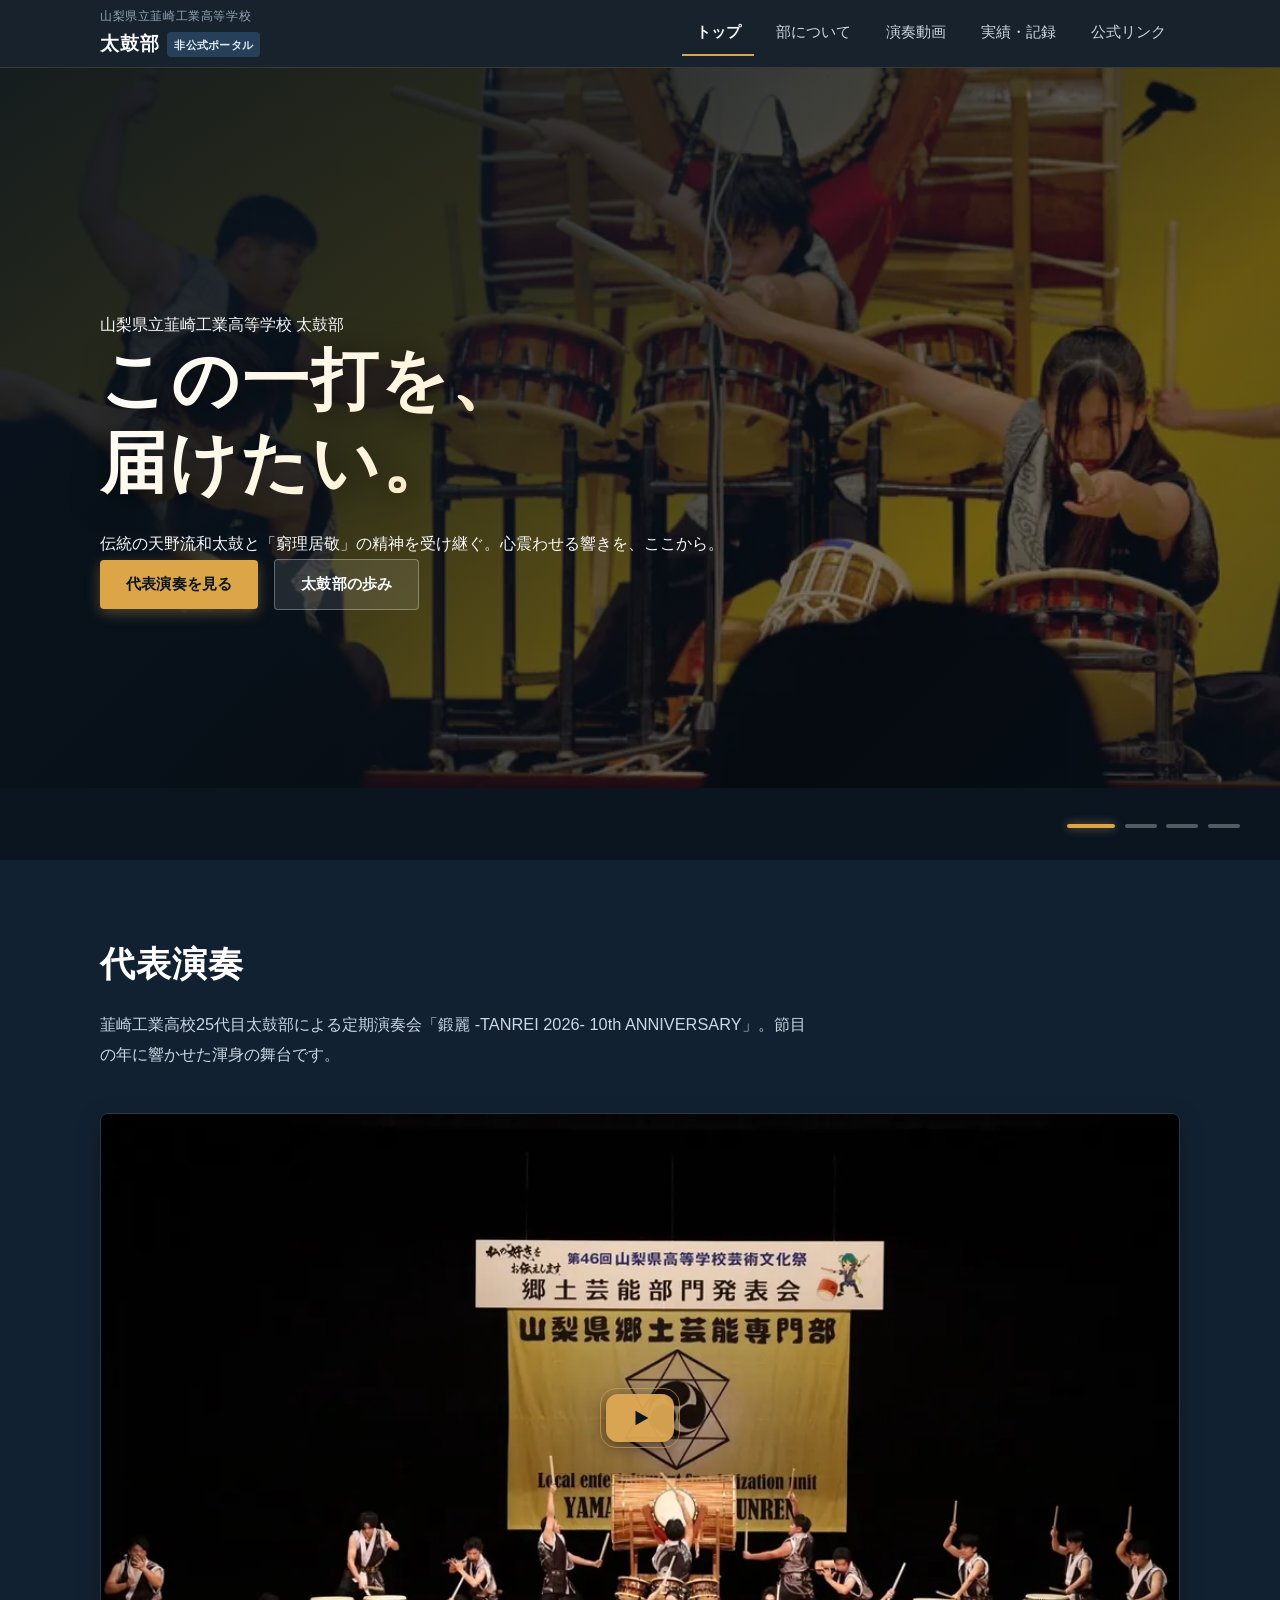
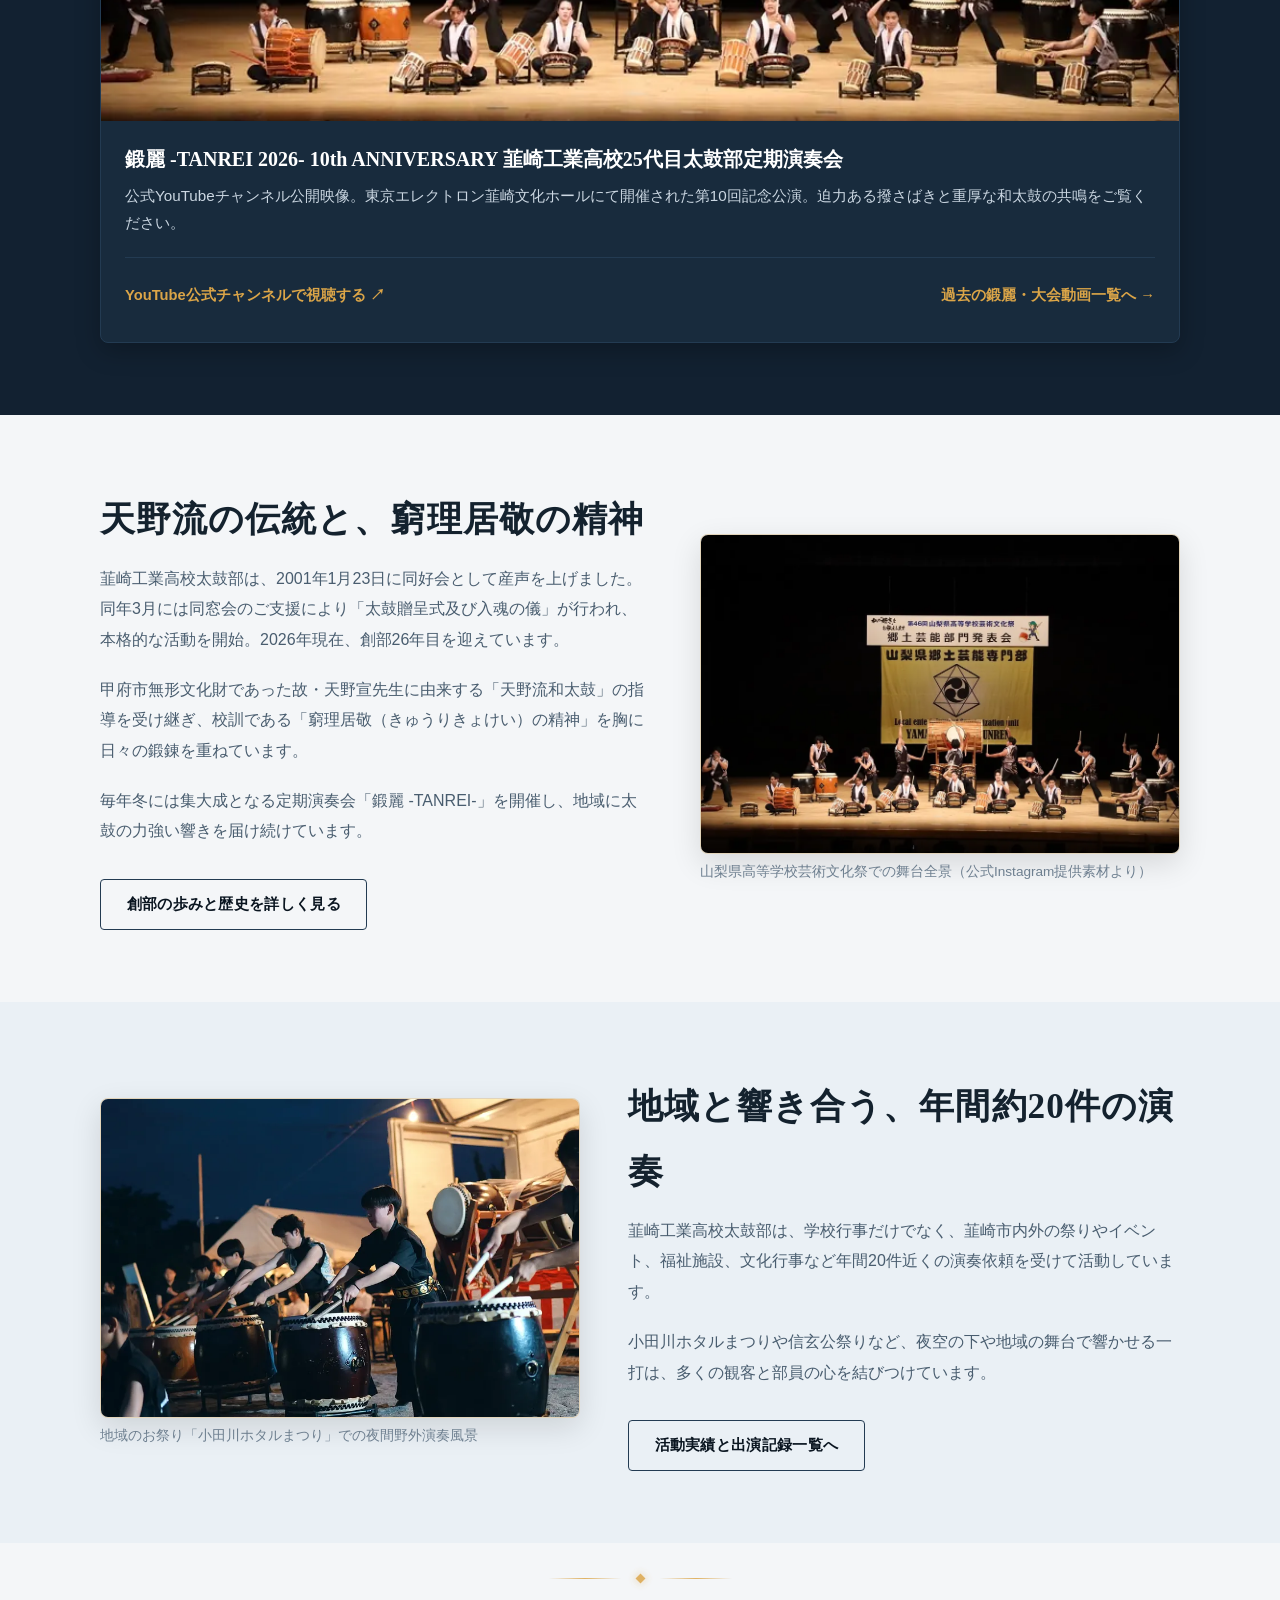
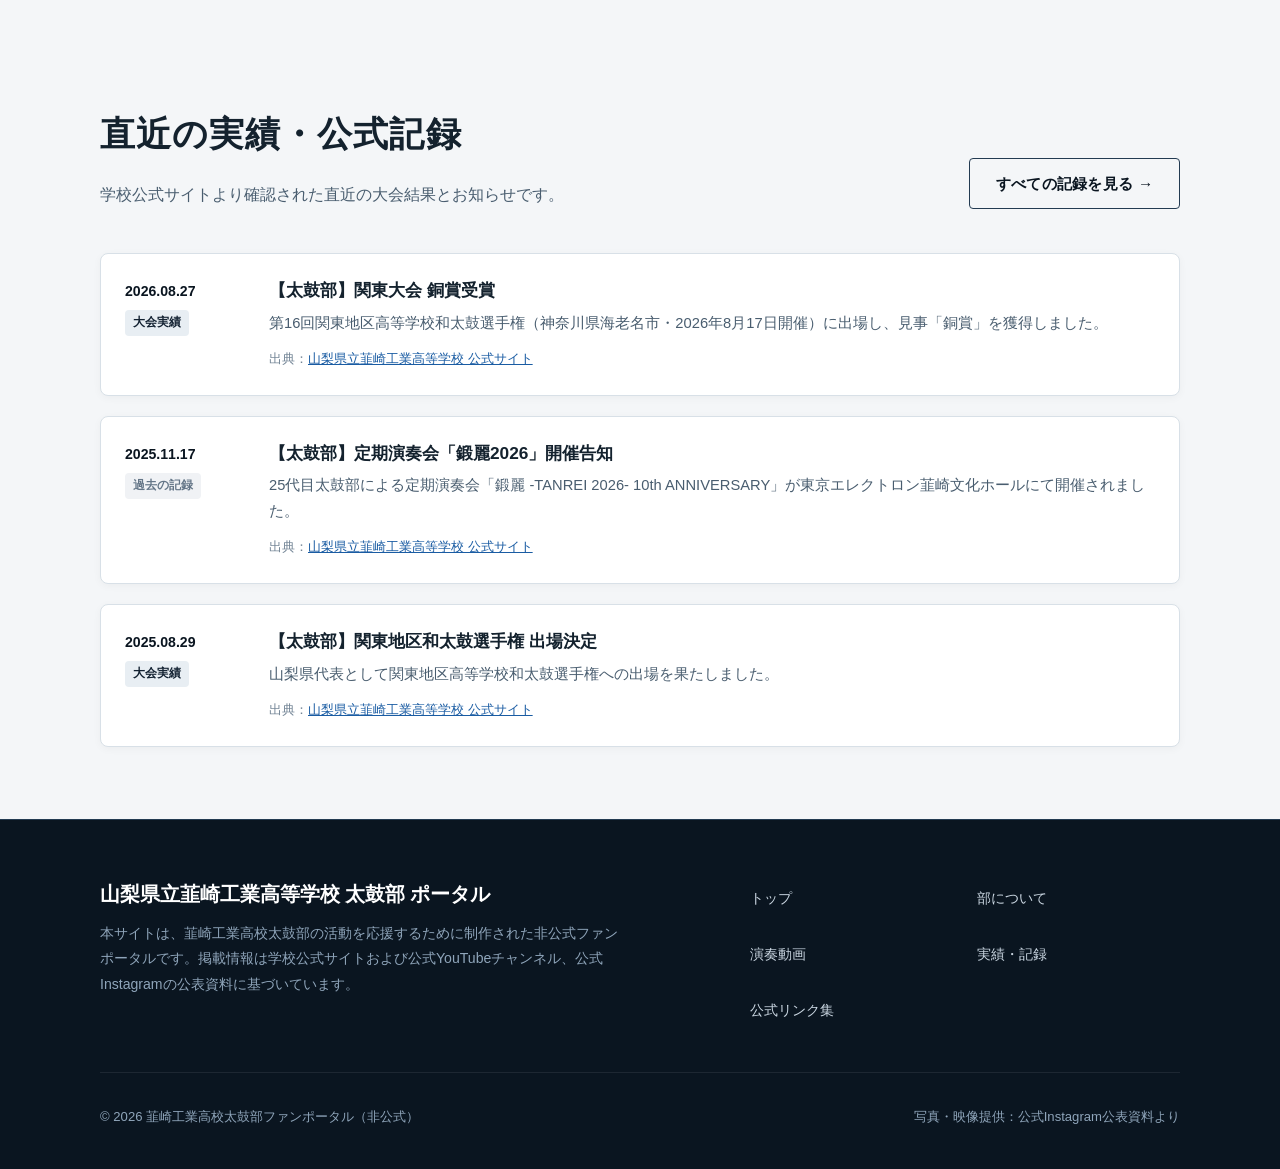
<file: index.html>
<!DOCTYPE html>
<html lang="ja">
<head>
  <meta charset="UTF-8">
  <meta name="viewport" content="width=device-width, initial-scale=1.0">
  <title>山梨県立韮崎工業高等学校 太鼓部 非公式ポータルサイト</title>
  <meta name="description" content="山梨県立韮崎工業高校 太鼓部の非公式ファンポータル。天野流の伝統と窮理居敬の精神で打ち鳴らす和太鼓の響き、定期演奏会「鍛麗」、大会実績、演奏動画や公式発信をまとめてお届けします。">
  <link rel="stylesheet" href="assets/style.css">
</head>
<body>
  <a href="#main-content" class="skip-link">本文へスキップ</a>

  <!-- 共通ヘッダー -->
  <header class="site-header" role="banner">
    <div class="container header-inner">
      <a href="index.html" class="brand" aria-label="韮崎工業高校太鼓部ポータル トップ">
        <span class="brand-school">山梨県立韮崎工業高等学校</span>
        <div class="brand-main">
          <span class="brand-name">太鼓部</span>
          <span class="brand-badge">非公式ポータル</span>
        </div>
      </a>
      <button type="button" class="menu-toggle" aria-controls="primary-nav" aria-expanded="false" aria-label="メニューを開く">
        <span class="menu-toggle-box" aria-hidden="true">
          <span class="menu-toggle-bar"></span>
          <span class="menu-toggle-bar"></span>
          <span class="menu-toggle-bar"></span>
        </span>
      </button>
      <nav id="primary-nav" class="main-nav" aria-label="主要ナビゲーション">
        <ul class="nav-list">
          <li><a href="index.html" class="nav-link active" aria-current="page">トップ</a></li>
          <li><a href="about.html" class="nav-link">部について</a></li>
          <li><a href="videos.html" class="nav-link">演奏動画</a></li>
          <li><a href="news.html" class="nav-link">実績・記録</a></li>
          <li><a href="links.html" class="nav-link">公式リンク</a></li>
        </ul>
      </nav>
    </div>
  </header>

  <!-- メインコンテンツ -->
  <main id="main-content" tabindex="-1">

    <!-- ヒーローセクション（本物の舞台写真が切り替わるヒーロースライダー） -->
    <section class="hero" aria-label="メインビジュアル">
      <div class="hero-media hero-slider" id="hero-slider" aria-roledescription="カルーセル" aria-label="太鼓部演奏風景スライドショー">
        <div class="hero-slides">
          <!-- スライド1: 黄金の舞台光 -->
          <div class="hero-slide is-active" role="group" aria-roledescription="スライド" aria-label="1 / 4: 舞台照明と和太鼓">
            <picture>
              <source media="(max-width: 600px)" srcset="assets/media/hero_gold-small.webp" width="720" height="405">
              <source media="(max-width: 1100px)" srcset="assets/media/hero_gold-medium.webp" width="1080" height="607">
              <img 
                src="assets/media/hero_gold-large.webp" 
                alt="黄金色の舞台照明を浴びて和太鼓に向き合う韮崎工業高校太鼓部の演奏風景" 
                class="hero-image"
                width="1600" 
                height="900" 
                fetchpriority="high"
              >
            </picture>
          </div>
          <!-- スライド2: 関東大会の気迫ある演奏 -->
          <div class="hero-slide" role="group" aria-roledescription="スライド" aria-label="2 / 4: 関東地区高等学校和太鼓選手権">
            <picture>
              <source media="(max-width: 600px)" srcset="assets/media/stage_kanto-600.webp" width="600" height="400">
              <img 
                src="assets/media/stage_kanto-1000.webp" 
                alt="関東地区高等学校和太鼓選手権での熱のこもった正面演奏の瞬間" 
                class="hero-image"
                width="1000" 
                height="668" 
                loading="lazy"
              >
            </picture>
          </div>
          <!-- スライド3: 小田川ホタルまつり 夜間野外演奏 -->
          <div class="hero-slide" role="group" aria-roledescription="スライド" aria-label="3 / 4: 小田川ホタルまつり 夜間野外演奏">
            <picture>
              <source media="(max-width: 600px)" srcset="assets/media/festival_night-600.webp" width="600" height="336">
              <img 
                src="assets/media/festival_night-1000.webp" 
                alt="小田川ホタルまつりの夜間野外ステージで提灯の明かりに照らされ太鼓を叩く部員たち" 
                class="hero-image"
                width="1000" 
                height="560" 
                loading="lazy"
              >
            </picture>
          </div>
          <!-- スライド4: 芸術文化祭 舞台全景 -->
          <div class="hero-slide" role="group" aria-roledescription="スライド" aria-label="4 / 4: 芸術文化祭 舞台全景">
            <picture>
              <source media="(max-width: 600px)" srcset="assets/media/stage_geibunsai-600.webp" width="600" height="399">
              <img 
                src="assets/media/stage_geibunsai-1000.webp" 
                alt="芸術文化祭の舞台上で太鼓が整然と並び演奏が繰り広げられる全景" 
                class="hero-image"
                width="1000" 
                height="665" 
                loading="lazy"
              >
            </picture>
          </div>
        </div>
        
        <!-- コントラスト保護グラデーション -->
        <div class="hero-scrum" aria-hidden="true"></div>

        <!-- スライドインジケーター（手動切り替え・進捗表示） -->
        <div class="hero-slider-nav" aria-label="スライドの切り替え">
          <button type="button" class="hero-slider-dot is-active" aria-label="スライド1を表示（黄金の舞台照明）" data-slide="0"></button>
          <button type="button" class="hero-slider-dot" aria-label="スライド2を表示（関東大会の演奏）" data-slide="1"></button>
          <button type="button" class="hero-slider-dot" aria-label="スライド3を表示（ホタルまつり野外演奏）" data-slide="2"></button>
          <button type="button" class="hero-slider-dot" aria-label="スライド4を表示（芸術文化祭舞台全景）" data-slide="3"></button>
        </div>
      </div>
      <div class="container">
        <div class="hero-content">
          <div class="hero-school">山梨県立韮崎工業高等学校 太鼓部</div>
          <h1 class="hero-title">この一打を、<br>届けたい。</h1>
          <p class="hero-sub">
            伝統の天野流和太鼓と「窮理居敬」の精神を受け継ぐ。心震わせる響きを、ここから。
          </p>
          <div class="hero-actions">
            <a href="#featured-video" class="btn btn-primary">代表演奏を見る</a>
            <a href="about.html" class="btn btn-secondary">太鼓部の歩み</a>
          </div>
        </div>
      </div>
    </section>

    <!-- 代表演奏セクション（YouTube遅延iframeプレイヤー） -->
    <section id="featured-video" class="section section-dark" aria-labelledby="heading-featured">
      <div class="container">
        <div class="section-header">
          <h2 id="heading-featured" class="section-title">代表演奏</h2>
          <p class="section-lead">
            韮崎工業高校25代目太鼓部による定期演奏会「鍛麗 -TANREI 2026- 10th ANNIVERSARY」。節目の年に響かせた渾身の舞台です。
          </p>
        </div>

        <div class="video-feature-card">
          <div 
            class="yt-lazy-player" 
            data-video-id="4h8R6uvNiw8" 
            data-video-title="鍛麗 -TANREI 2026- 10th ANNIVERSARY 韮崎工業高校25代目太鼓部定期演奏会"
            tabindex="0"
            role="button"
            aria-label="動画を再生する: 鍛麗 -TANREI 2026- 10th ANNIVERSARY"
          >
            <img 
              src="assets/media/stage_geibunsai-1000.webp" 
              alt="" 
              class="yt-lazy-thumb"
              width="1000"
              height="665"
              loading="lazy"
            >
            <div class="yt-play-btn" aria-hidden="true">
              <svg viewBox="0 0 24 24"><polygon points="6,4 20,12 6,20"></polygon></svg>
            </div>
          </div>
          <noscript>
            <div style="padding: 1.5rem; background: #182b3d; text-align: center;">
              <p style="color: #fff; margin-bottom: 1rem;">JavaScriptが無効な環境では直接YouTubeにてご覧いただけます。</p>
              <a href="https://www.youtube.com/watch?v=4h8R6uvNiw8" class="btn btn-primary" target="_blank" rel="noopener noreferrer">YouTubeでこの動画を見る</a>
            </div>
          </noscript>
          <div class="video-card-body">
            <h3 class="video-card-title">鍛麗 -TANREI 2026- 10th ANNIVERSARY 韮崎工業高校25代目太鼓部定期演奏会</h3>
            <p class="video-card-desc">
              公式YouTubeチャンネル公開映像。東京エレクトロン韮崎文化ホールにて開催された第10回記念公演。迫力ある撥さばきと重厚な和太鼓の共鳴をご覧ください。
            </p>
            <div class="video-card-links">
              <a href="https://www.youtube.com/watch?v=4h8R6uvNiw8" class="link-external" target="_blank" rel="noopener noreferrer">
                YouTube公式チャンネルで視聴する ↗
              </a>
              <a href="videos.html" class="link-external" style="margin-left: auto;">
                過去の鍛麗・大会動画一覧へ →
              </a>
            </div>
          </div>
        </div>
      </div>
    </section>

    <!-- 部について（読み物の明るい余白と実写真） -->
    <section class="section" aria-labelledby="heading-about-brief">
      <div class="container">
        <div class="story-grid">
          <div class="story-content">
            <h2 id="heading-about-brief" class="section-title">天野流の伝統と、窮理居敬の精神</h2>
            <p>
              韮崎工業高校太鼓部は、2001年1月23日に同好会として産声を上げました。同年3月には同窓会のご支援により「太鼓贈呈式及び入魂の儀」が行われ、本格的な活動を開始。2026年現在、創部26年目を迎えています。
            </p>
            <p>
              甲府市無形文化財であった故・天野宣先生に由来する「天野流和太鼓」の指導を受け継ぎ、校訓である「窮理居敬（きゅうりきょけい）の精神」を胸に日々の鍛錬を重ねています。
            </p>
            <p>
              毎年冬には集大成となる定期演奏会「鍛麗 -TANREI-」を開催し、地域に太鼓の力強い響きを届け続けています。
            </p>
            <div style="margin-top: 2rem;">
              <a href="about.html" class="btn btn-outline-dark">創部の歩みと歴史を詳しく見る</a>
            </div>
          </div>
          <div class="story-visual">
            <div class="story-photo-frame">
              <picture>
                <source srcset="assets/media/stage_geibunsai-600.webp" media="(max-width: 600px)">
                <img 
                  src="assets/media/stage_geibunsai-1000.webp" 
                  alt="芸術文化祭の舞台上で太鼓が整然と並び演奏が繰り広げられる全景" 
                  width="1000" 
                  height="665" 
                  loading="lazy"
                >
              </picture>
            </div>
            <p class="story-caption">山梨県高等学校芸術文化祭での舞台全景（公式Instagram提供素材より）</p>
          </div>
        </div>
      </div>
    </section>

    <!-- 地域での演奏活動（夜間演奏写真） -->
    <section class="section" style="background-color: #eaf0f5;" aria-labelledby="heading-community">
      <div class="container">
        <div class="story-grid reversed">
          <div class="story-visual">
            <div class="story-photo-frame">
              <picture>
                <source srcset="assets/media/festival_night-600.webp" media="(max-width: 600px)">
                <img 
                  src="assets/media/festival_night-1000.webp" 
                  alt="小田川ホタルまつりの夜間野外ステージで提灯の明かりに照らされ太鼓を叩く部員たち" 
                  width="1000" 
                  height="560" 
                  loading="lazy"
                >
              </picture>
            </div>
            <p class="story-caption">地域のお祭り「小田川ホタルまつり」での夜間野外演奏風景</p>
          </div>
          <div class="story-content">
            <h2 id="heading-community" class="section-title">地域と響き合う、年間約20件の演奏</h2>
            <p>
              韮崎工業高校太鼓部は、学校行事だけでなく、韮崎市内外の祭りやイベント、福祉施設、文化行事など年間20件近くの演奏依頼を受けて活動しています。
            </p>
            <p>
              小田川ホタルまつりや信玄公祭りなど、夜空の下や地域の舞台で響かせる一打は、多くの観客と部員の心を結びつけています。
            </p>
            <div style="margin-top: 2rem;">
              <a href="news.html" class="btn btn-outline-dark">活動実績と出演記録一覧へ</a>
            </div>
          </div>
        </div>
      </div>
    </section>

    <!-- 和モダンディバイダー -->
    <div class="taiko-divider" aria-hidden="true">
      <span class="taiko-divider-line"></span>
      <span class="taiko-divider-emblem"></span>
      <span class="taiko-divider-line"></span>
    </div>

    <!-- 直近の確認済み実績 -->
    <section class="section" aria-labelledby="heading-recent-news">
      <div class="container">
        <div class="section-header" style="display: flex; justify-content: space-between; align-items: flex-end; flex-wrap: wrap; gap: 1rem;">
          <div>
            <h2 id="heading-recent-news" class="section-title">直近の実績・公式記録</h2>
            <p class="section-lead">学校公式サイトより確認された直近の大会結果とお知らせです。</p>
          </div>
          <a href="news.html" class="btn btn-outline-dark">すべての記録を見る →</a>
        </div>

        <div class="news-list">
          <article class="news-item">
            <div class="news-meta">
              <time datetime="2026-08-27" class="news-date">2026.08.27</time>
              <span class="news-tag">大会実績</span>
            </div>
            <div class="news-body">
              <h3 class="news-title">【太鼓部】関東大会 銅賞受賞</h3>
              <p class="news-desc">第16回関東地区高等学校和太鼓選手権（神奈川県海老名市・2026年8月17日開催）に出場し、見事「銅賞」を獲得しました。</p>
              <div class="news-source">出典：<a href="https://www.nirasakith.kai.ed.jp/bukatudo/taiko/" target="_blank" rel="noopener noreferrer">山梨県立韮崎工業高等学校 公式サイト</a></div>
            </div>
          </article>

          <article class="news-item">
            <div class="news-meta">
              <time datetime="2025-11-17" class="news-date">2025.11.17</time>
              <span class="news-tag news-tag-past">過去の記録</span>
            </div>
            <div class="news-body">
              <h3 class="news-title">【太鼓部】定期演奏会「鍛麗2026」開催告知</h3>
              <p class="news-desc">25代目太鼓部による定期演奏会「鍛麗 -TANREI 2026- 10th ANNIVERSARY」が東京エレクトロン韮崎文化ホールにて開催されました。</p>
              <div class="news-source">出典：<a href="https://www.nirasakith.kai.ed.jp/bukatudo/taiko/" target="_blank" rel="noopener noreferrer">山梨県立韮崎工業高等学校 公式サイト</a></div>
            </div>
          </article>

          <article class="news-item">
            <div class="news-meta">
              <time datetime="2025-08-29" class="news-date">2025.08.29</time>
              <span class="news-tag">大会実績</span>
            </div>
            <div class="news-body">
              <h3 class="news-title">【太鼓部】関東地区和太鼓選手権 出場決定</h3>
              <p class="news-desc">山梨県代表として関東地区高等学校和太鼓選手権への出場を果たしました。</p>
              <div class="news-source">出典：<a href="https://www.nirasakith.kai.ed.jp/bukatudo/taiko/" target="_blank" rel="noopener noreferrer">山梨県立韮崎工業高等学校 公式サイト</a></div>
            </div>
          </article>
        </div>
      </div>
    </section>

  </main>

  <!-- 共通フッター -->
  <footer class="site-footer" role="contentinfo">
    <div class="container">
      <div class="footer-top">
        <div class="footer-brand">
          <h2>山梨県立韮崎工業高等学校 太鼓部 ポータル</h2>
          <p class="footer-notice">
            本サイトは、韮崎工業高校太鼓部の活動を応援するために制作された非公式ファンポータルです。掲載情報は学校公式サイトおよび公式YouTubeチャンネル、公式Instagramの公表資料に基づいています。
          </p>
        </div>
        <nav class="footer-nav" aria-label="フッターナビゲーション">
          <ul>
            <li><a href="index.html" class="active">トップ</a></li>
            <li><a href="about.html">部について</a></li>
            <li><a href="videos.html">演奏動画</a></li>
            <li><a href="news.html">実績・記録</a></li>
            <li><a href="links.html">公式リンク集</a></li>
          </ul>
        </nav>
      </div>
      <div class="footer-bottom">
        <div>&copy; 2026 韮崎工業高校太鼓部ファンポータル（非公式）</div>
        <div>写真・映像提供：公式Instagram公表資料より</div>
      </div>
    </div>
  </footer>

  <script src="assets/script.js" defer></script>
</body>
</html>
</file>
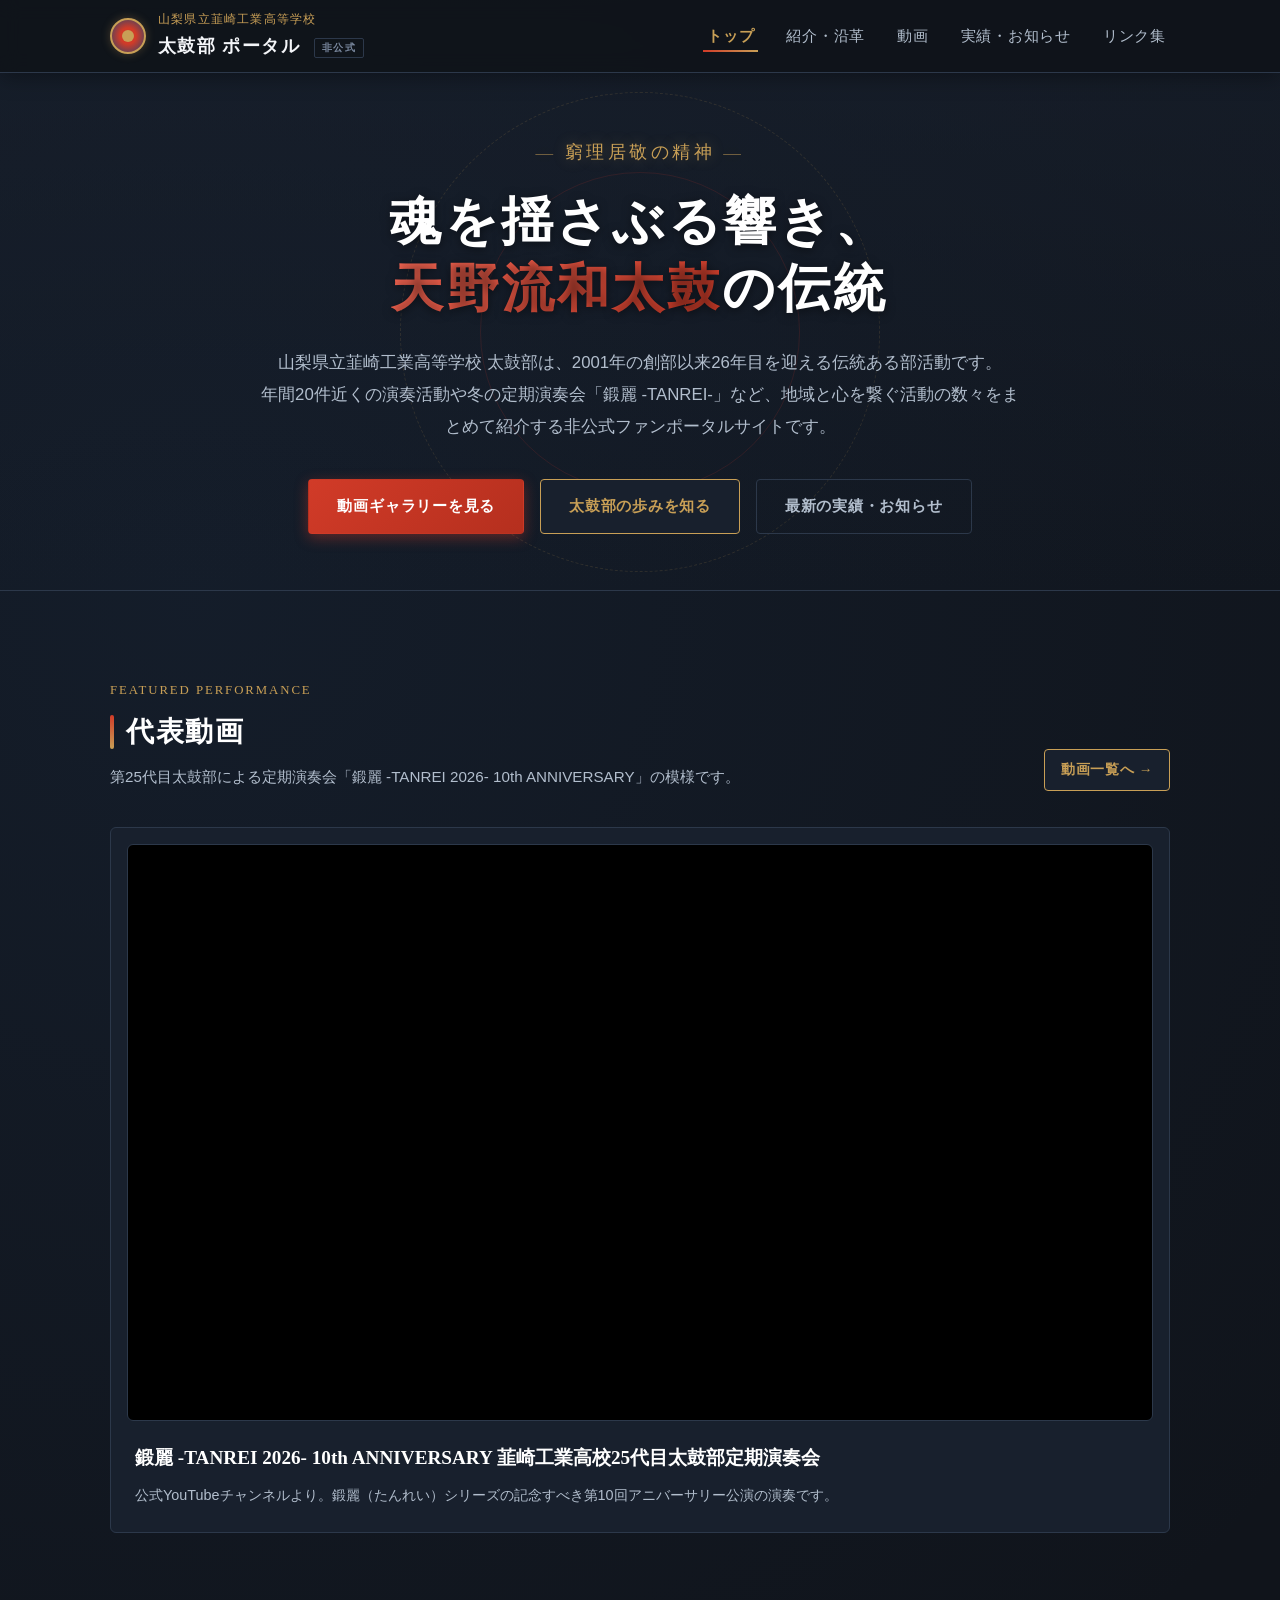
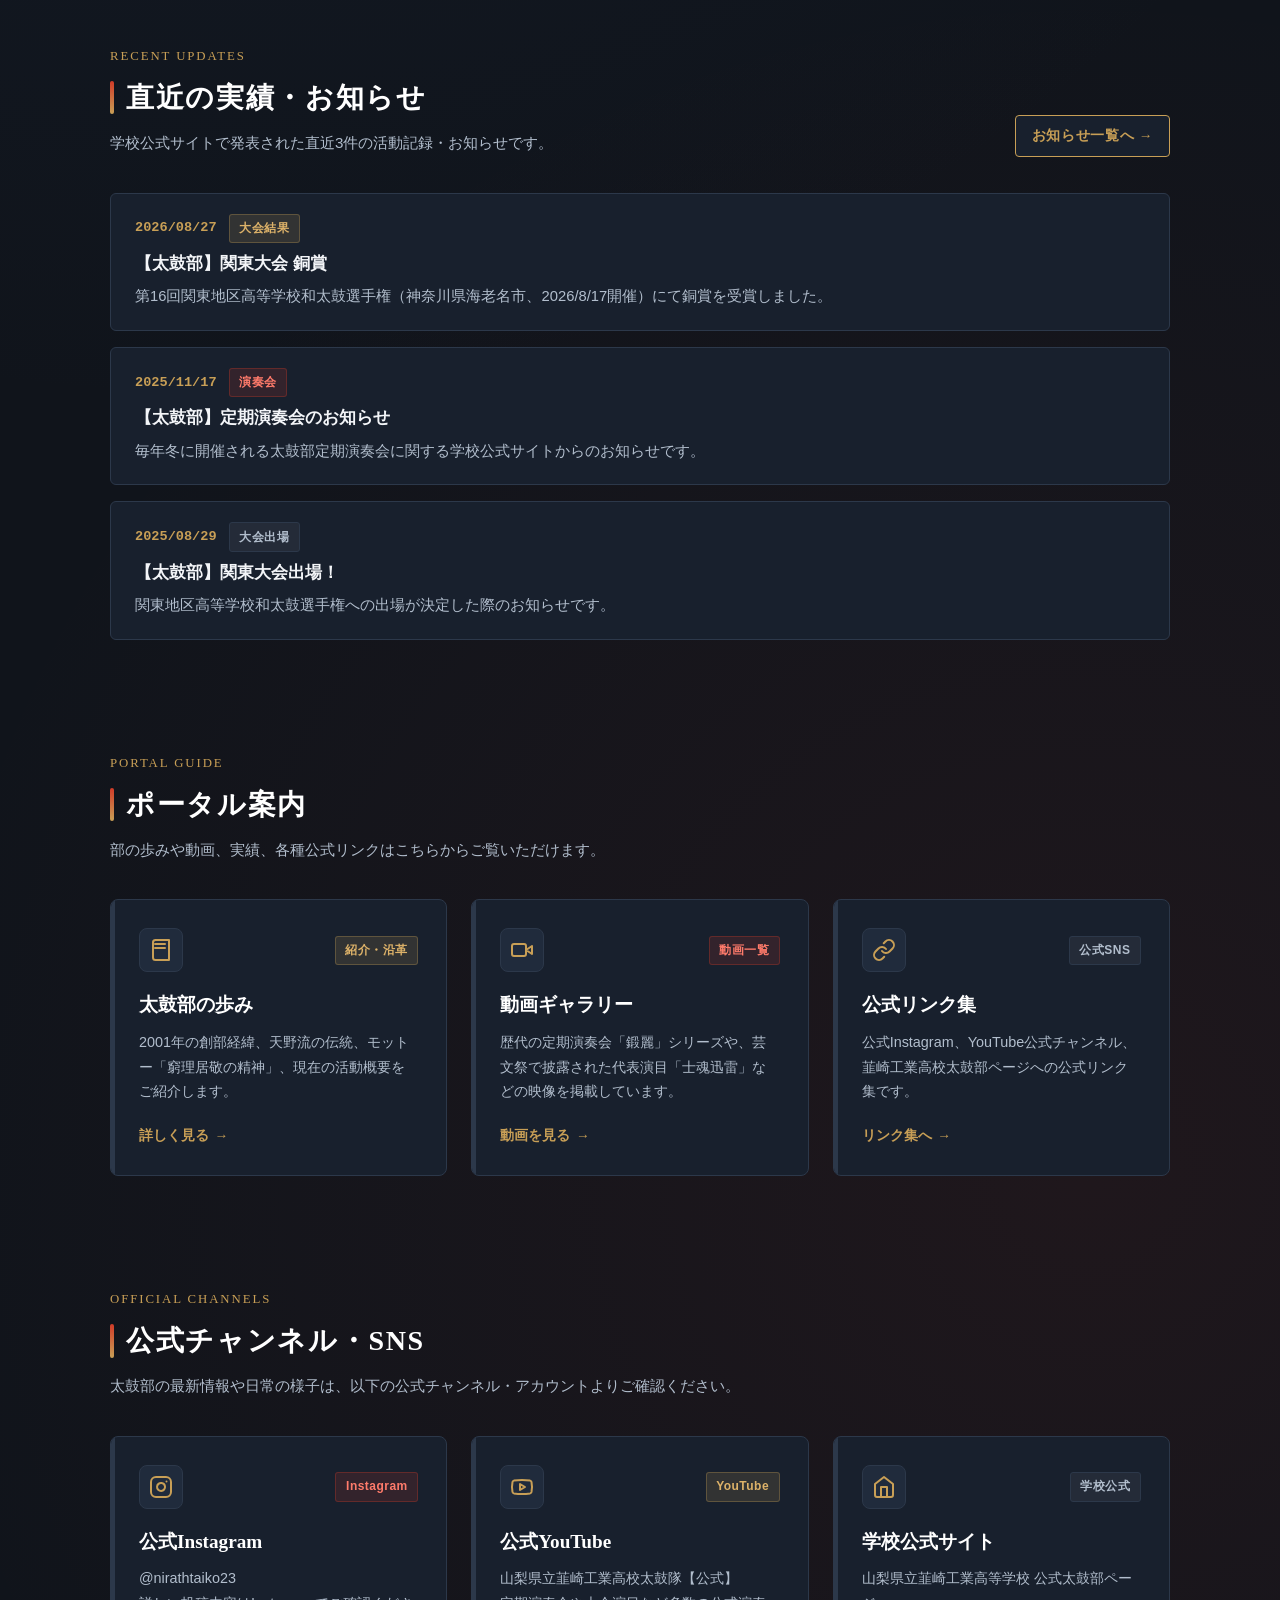
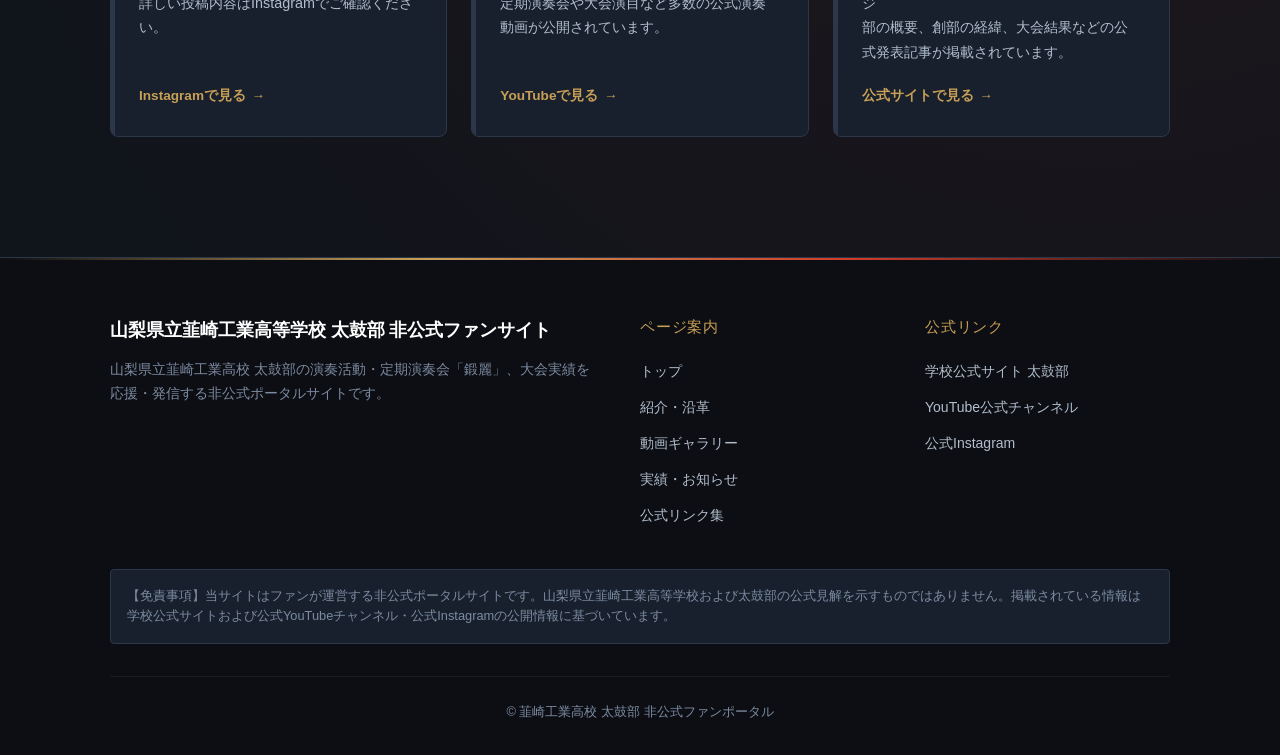
<file: archive/20260912-before-rebuild/index.html>
<!DOCTYPE html>
<html lang="ja">
<head>
  <meta charset="UTF-8">
  <meta name="viewport" content="width=device-width, initial-scale=1.0">
  <title>山梨県立韮崎工業高等学校 太鼓部 非公式ポータルサイト</title>
  <meta name="description" content="山梨県立韮崎工業高校 太鼓部の非公式ファン向けポータルサイト。2001年創部、天野流の伝統と窮理居敬の精神で響かせる和太鼓の活動、定期演奏会「鍛麗」、大会実績、YouTube動画や公式SNS情報をまとめてお届けします。">
  <link rel="stylesheet" href="assets/style.css">
</head>
<body>
  <a href="#main-content" class="skip-link">本文へスキップ</a>

  <!-- 共通ヘッダー -->
  <header class="site-header" role="banner">
    <div class="container header-inner">
      <a href="index.html" class="brand" aria-label="韮崎工業高校太鼓部ポータル トップページ">
        <div class="brand-icon" aria-hidden="true"></div>
        <div class="brand-text">
          <span class="brand-school">山梨県立韮崎工業高等学校</span>
          <span class="brand-title">太鼓部 ポータル <span class="brand-badge">非公式</span></span>
        </div>
      </a>
      <button type="button" class="menu-toggle" aria-controls="primary-nav" aria-expanded="false" aria-label="メニューを開閉">
        <span class="menu-toggle-icon" aria-hidden="true"></span>
      </button>
      <nav id="primary-nav" class="main-nav" aria-label="メインナビゲーション">
        <ul class="nav-list">
          <li><a href="index.html" class="nav-link active" aria-current="page">トップ</a></li>
          <li><a href="about.html" class="nav-link">紹介・沿革</a></li>
          <li><a href="videos.html" class="nav-link">動画</a></li>
          <li><a href="news.html" class="nav-link">実績・お知らせ</a></li>
          <li><a href="links.html" class="nav-link">リンク集</a></li>
        </ul>
      </nav>
    </div>
  </header>

  <!-- ヒーローセクション -->
  <section class="hero" aria-labelledby="hero-heading">
    <div class="hero-pattern" aria-hidden="true"></div>
    <div class="container hero-inner">
      <div class="hero-motto">窮理居敬の精神</div>
      <h1 id="hero-heading" class="hero-title">
        魂を揺さぶる響き、<br><span class="highlight">天野流和太鼓</span>の伝統
      </h1>
      <p class="hero-lead">
        山梨県立韮崎工業高等学校 太鼓部は、2001年の創部以来26年目を迎える伝統ある部活動です。<br>
        年間20件近くの演奏活動や冬の定期演奏会「鍛麗 -TANREI-」など、地域と心を繋ぐ活動の数々をまとめて紹介する非公式ファンポータルサイトです。
      </p>
      <div class="hero-buttons">
        <a href="videos.html" class="btn btn-primary">動画ギャラリーを見る</a>
        <a href="about.html" class="btn btn-secondary">太鼓部の歩みを知る</a>
        <a href="news.html" class="btn btn-outline">最新の実績・お知らせ</a>
      </div>
    </div>
  </section>

  <!-- メインコンテンツ -->
  <main id="main-content">
    <div class="container">
      
      <!-- 代表動画セクション -->
      <section class="section" aria-labelledby="feature-video-title">
        <div class="section-header section-header-flex">
          <div>
            <div class="section-subtitle">Featured Performance</div>
            <h2 id="feature-video-title" class="section-title">代表動画</h2>
            <p class="section-desc">第25代目太鼓部による定期演奏会「鍛麗 -TANREI 2026- 10th ANNIVERSARY」の模様です。</p>
          </div>
          <div>
            <a href="videos.html" class="btn btn-secondary btn-sm">動画一覧へ →</a>
          </div>
        </div>
        <div class="card" style="padding: 1rem;">
          <div class="video-wrapper">
            <iframe 
              src="https://www.youtube.com/embed/4h8R6uvNiw8" 
              title="鍛麗 -TANREI 2026- 10th ANNIVERSARY 韮崎工業高校25代目太鼓部定期演奏会" 
              allow="accelerometer; autoplay; clipboard-write; encrypted-media; gyroscope; picture-in-picture; web-share" 
              referrerpolicy="strict-origin-when-cross-origin" 
              allowfullscreen>
            </iframe>
          </div>
          <div style="padding: 1.25rem 0.5rem 0.5rem;">
            <h3 style="font-family: var(--font-heading); font-size: 1.2rem; margin-bottom: 0.5rem; color: #fff;">
              鍛麗 -TANREI 2026- 10th ANNIVERSARY 韮崎工業高校25代目太鼓部定期演奏会
            </h3>
            <p style="color: var(--color-text-sub); font-size: 0.9rem;">
              公式YouTubeチャンネルより。鍛麗（たんれい）シリーズの記念すべき第10回アニバーサリー公演の演奏です。
            </p>
          </div>
        </div>
      </section>

      <!-- 直近ニュース3件セクション -->
      <section class="section" aria-labelledby="recent-news-title">
        <div class="section-header section-header-flex">
          <div>
            <div class="section-subtitle">Recent Updates</div>
            <h2 id="recent-news-title" class="section-title">直近の実績・お知らせ</h2>
            <p class="section-desc">学校公式サイトで発表された直近3件の活動記録・お知らせです。</p>
          </div>
          <div>
            <a href="news.html" class="btn btn-secondary btn-sm">お知らせ一覧へ →</a>
          </div>
        </div>

        <div class="news-list">
          <!-- 1件目 -->
          <article class="news-item">
            <div class="news-meta">
              <time class="news-date" datetime="2026-08-27">2026/08/27</time>
              <span class="badge badge-gold">大会結果</span>
            </div>
            <h3 class="news-title">【太鼓部】関東大会 銅賞</h3>
            <p class="news-content">
              第16回関東地区高等学校和太鼓選手権（神奈川県海老名市、2026/8/17開催）にて銅賞を受賞しました。
            </p>
          </article>

          <!-- 2件目 -->
          <article class="news-item">
            <div class="news-meta">
              <time class="news-date" datetime="2025-11-17">2025/11/17</time>
              <span class="badge badge-vermilion">演奏会</span>
            </div>
            <h3 class="news-title">【太鼓部】定期演奏会のお知らせ</h3>
            <p class="news-content">
              毎年冬に開催される太鼓部定期演奏会に関する学校公式サイトからのお知らせです。
            </p>
          </article>

          <!-- 3件目 -->
          <article class="news-item">
            <div class="news-meta">
              <time class="news-date" datetime="2025-08-29">2025/08/29</time>
              <span class="badge badge-neutral">大会出場</span>
            </div>
            <h3 class="news-title">【太鼓部】関東大会出場！</h3>
            <p class="news-content">
              関東地区高等学校和太鼓選手権への出場が決定した際のお知らせです。
            </p>
          </article>
        </div>
      </section>

      <!-- 各ページへのご案内セクション -->
      <section class="section" aria-labelledby="nav-cards-title">
        <div class="section-header">
          <div class="section-subtitle">Portal Guide</div>
          <h2 id="nav-cards-title" class="section-title">ポータル案内</h2>
          <p class="section-desc">部の歩みや動画、実績、各種公式リンクはこちらからご覧いただけます。</p>
        </div>

        <div class="grid-3">
          <a href="about.html" class="link-card">
            <div class="link-card-header">
              <div class="link-card-icon-wrap" aria-hidden="true">
                <svg width="24" height="24" viewBox="0 0 24 24" fill="none" stroke="currentColor" stroke-width="2" stroke-linecap="round" stroke-linejoin="round"><path d="M4 19.5v-15A2.5 2.5 0 0 1 6.5 2H20v20H6.5a2.5 2.5 0 0 1-2.5-2.5Z"/><path d="M6 6h10"/><path d="M6 10h10"/></svg>
              </div>
              <span class="badge badge-gold">紹介・沿革</span>
            </div>
            <div class="link-card-title">太鼓部の歩み</div>
            <p class="link-card-desc">2001年の創部経緯、天野流の伝統、モットー「窮理居敬の精神」、現在の活動概要をご紹介します。</p>
            <div class="link-card-action">詳しく見る</div>
          </a>

          <a href="videos.html" class="link-card">
            <div class="link-card-header">
              <div class="link-card-icon-wrap" aria-hidden="true">
                <svg width="24" height="24" viewBox="0 0 24 24" fill="none" stroke="currentColor" stroke-width="2" stroke-linecap="round" stroke-linejoin="round"><path d="m22 8-6 4 6 4V8Z"/><rect width="14" height="12" x="2" y="6" rx="2"/></svg>
              </div>
              <span class="badge badge-vermilion">動画一覧</span>
            </div>
            <div class="link-card-title">動画ギャラリー</div>
            <p class="link-card-desc">歴代の定期演奏会「鍛麗」シリーズや、芸文祭で披露された代表演目「士魂迅雷」などの映像を掲載しています。</p>
            <div class="link-card-action">動画を見る</div>
          </a>

          <a href="links.html" class="link-card">
            <div class="link-card-header">
              <div class="link-card-icon-wrap" aria-hidden="true">
                <svg width="24" height="24" viewBox="0 0 24 24" fill="none" stroke="currentColor" stroke-width="2" stroke-linecap="round" stroke-linejoin="round"><path d="M10 13a5 5 0 0 0 7.54.54l3-3a5 5 0 0 0-7.07-7.07l-1.72 1.71"/><path d="M14 11a5 5 0 0 0-7.54-.54l-3 3a5 5 0 0 0 7.07 7.07l1.71-1.71"/></svg>
              </div>
              <span class="badge badge-neutral">公式SNS</span>
            </div>
            <div class="link-card-title">公式リンク集</div>
            <p class="link-card-desc">公式Instagram、YouTube公式チャンネル、韮崎工業高校太鼓部ページへの公式リンク集です。</p>
            <div class="link-card-action">リンク集へ</div>
          </a>
        </div>
      </section>

      <!-- SNS外部リンクセクション -->
      <section class="section" aria-labelledby="sns-section-title">
        <div class="section-header">
          <div class="section-subtitle">Official Channels</div>
          <h2 id="sns-section-title" class="section-title">公式チャンネル・SNS</h2>
          <p class="section-desc">太鼓部の最新情報や日常の様子は、以下の公式チャンネル・アカウントよりご確認ください。</p>
        </div>

        <div class="grid-3">
          <a href="https://www.instagram.com/nirathtaiko23/" class="link-card" target="_blank" rel="noopener noreferrer">
            <div class="link-card-header">
              <div class="link-card-icon-wrap" aria-hidden="true">
                <svg width="24" height="24" viewBox="0 0 24 24" fill="none" stroke="currentColor" stroke-width="2" stroke-linecap="round" stroke-linejoin="round"><rect width="20" height="20" x="2" y="2" rx="5" ry="5"/><path d="M16 11.37A4 4 0 1 1 12.63 8 4 4 0 0 1 16 11.37z"/><line x1="17.5" x2="17.51" y1="6.5" y2="6.5"/></svg>
              </div>
              <span class="badge badge-vermilion">Instagram</span>
            </div>
            <div class="link-card-title">公式Instagram</div>
            <p class="link-card-desc">@nirathtaiko23<br>詳しい投稿内容はInstagramでご確認ください。</p>
            <div class="link-card-action">Instagramで見る</div>
          </a>

          <a href="https://www.youtube.com/channel/UCjIHn3E2Eji269ppA6b3VWQ" class="link-card" target="_blank" rel="noopener noreferrer">
            <div class="link-card-header">
              <div class="link-card-icon-wrap" aria-hidden="true">
                <svg width="24" height="24" viewBox="0 0 24 24" fill="none" stroke="currentColor" stroke-width="2" stroke-linecap="round" stroke-linejoin="round"><path d="M2.5 17a24.12 24.12 0 0 1 0-10 2 2 0 0 1 1.4-1.4 49.56 49.56 0 0 1 16.2 0A2 2 0 0 1 21.5 7a24.12 24.12 0 0 1 0 10 2 2 0 0 1-1.4 1.4 49.55 49.55 0 0 1-16.2 0A2 2 0 0 1 2.5 17"/><path d="m10 15 5-3-5-3v6Z"/></svg>
              </div>
              <span class="badge badge-gold">YouTube</span>
            </div>
            <div class="link-card-title">公式YouTube</div>
            <p class="link-card-desc">山梨県立韮崎工業高校太鼓隊【公式】<br>定期演奏会や大会演目など多数の公式演奏動画が公開されています。</p>
            <div class="link-card-action">YouTubeで見る</div>
          </a>

          <a href="https://www.nirasakith.kai.ed.jp/bukatudo/taiko/" class="link-card" target="_blank" rel="noopener noreferrer">
            <div class="link-card-header">
              <div class="link-card-icon-wrap" aria-hidden="true">
                <svg width="24" height="24" viewBox="0 0 24 24" fill="none" stroke="currentColor" stroke-width="2" stroke-linecap="round" stroke-linejoin="round"><path d="m3 9 9-7 9 7v11a2 2 0 0 1-2 2H5a2 2 0 0 1-2-2z"/><polyline points="9 22 9 12 15 12 15 22"/></svg>
              </div>
              <span class="badge badge-neutral">学校公式</span>
            </div>
            <div class="link-card-title">学校公式サイト</div>
            <p class="link-card-desc">山梨県立韮崎工業高等学校 公式太鼓部ページ<br>部の概要、創部の経緯、大会結果などの公式発表記事が掲載されています。</p>
            <div class="link-card-action">公式サイトで見る</div>
          </a>
        </div>
      </section>

    </div>
  </main>

  <!-- 共通フッター -->
  <footer class="site-footer" role="contentinfo">
    <div class="container">
      <div class="footer-grid">
        <div>
          <div class="footer-brand-title">山梨県立韮崎工業高等学校 太鼓部 非公式ファンサイト</div>
          <p class="footer-brand-desc">
            山梨県立韮崎工業高校 太鼓部の演奏活動・定期演奏会「鍛麗」、大会実績を応援・発信する非公式ポータルサイトです。
          </p>
        </div>
        <div>
          <div class="footer-heading">ページ案内</div>
          <ul class="footer-nav-list">
            <li><a href="index.html" class="footer-nav-link">トップ</a></li>
            <li><a href="about.html" class="footer-nav-link">紹介・沿革</a></li>
            <li><a href="videos.html" class="footer-nav-link">動画ギャラリー</a></li>
            <li><a href="news.html" class="footer-nav-link">実績・お知らせ</a></li>
            <li><a href="links.html" class="footer-nav-link">公式リンク集</a></li>
          </ul>
        </div>
        <div>
          <div class="footer-heading">公式リンク</div>
          <ul class="footer-nav-list">
            <li><a href="https://www.nirasakith.kai.ed.jp/bukatudo/taiko/" class="footer-nav-link" target="_blank" rel="noopener noreferrer">学校公式サイト 太鼓部</a></li>
            <li><a href="https://www.youtube.com/channel/UCjIHn3E2Eji269ppA6b3VWQ" class="footer-nav-link" target="_blank" rel="noopener noreferrer">YouTube公式チャンネル</a></li>
            <li><a href="https://www.instagram.com/nirathtaiko23/" class="footer-nav-link" target="_blank" rel="noopener noreferrer">公式Instagram</a></li>
          </ul>
        </div>
      </div>
      <div class="footer-disclaimer">
        【免責事項】当サイトはファンが運営する非公式ポータルサイトです。山梨県立韮崎工業高等学校および太鼓部の公式見解を示すものではありません。掲載されている情報は学校公式サイトおよび公式YouTubeチャンネル・公式Instagramの公開情報に基づいています。
      </div>
      <div class="footer-bottom">
        <p>&copy; 韮崎工業高校 太鼓部 非公式ファンポータル</p>
      </div>
    </div>
  </footer>

  <script src="assets/script.js"></script>
</body>
</html>
</file>
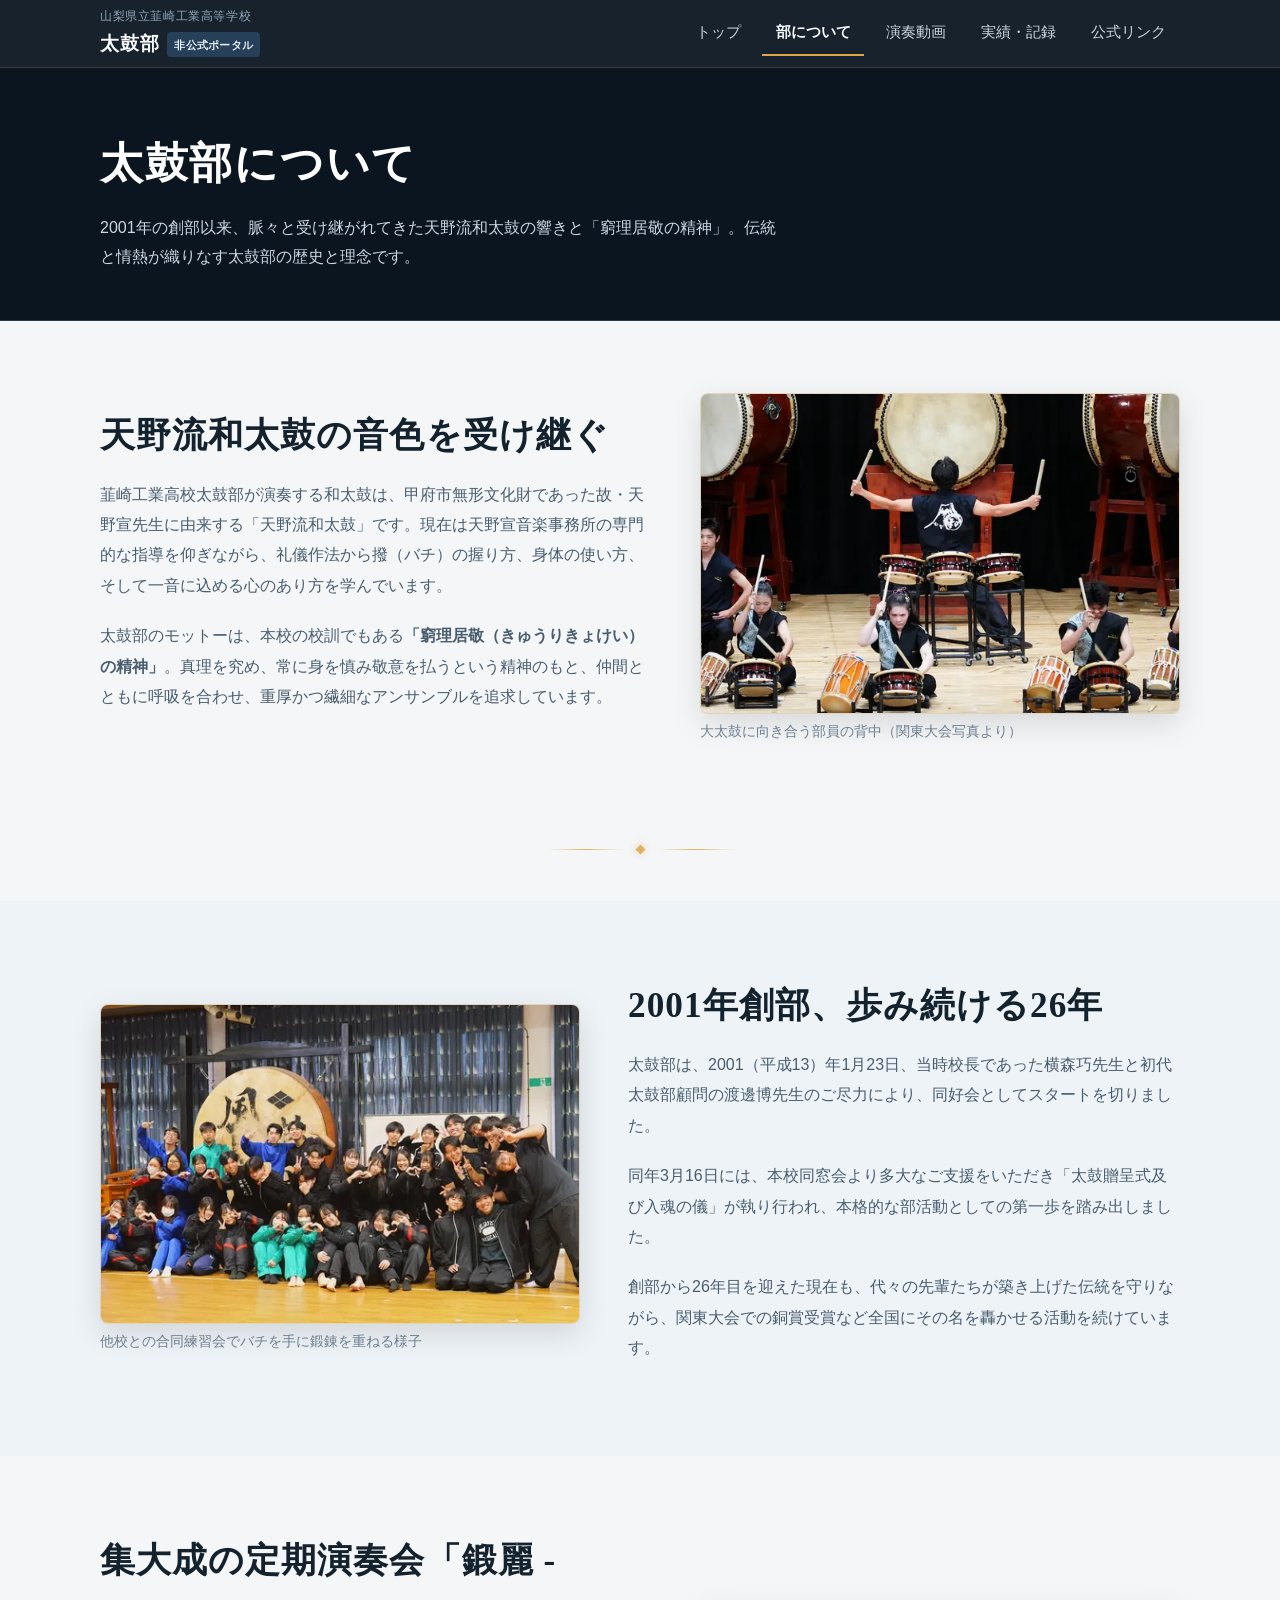
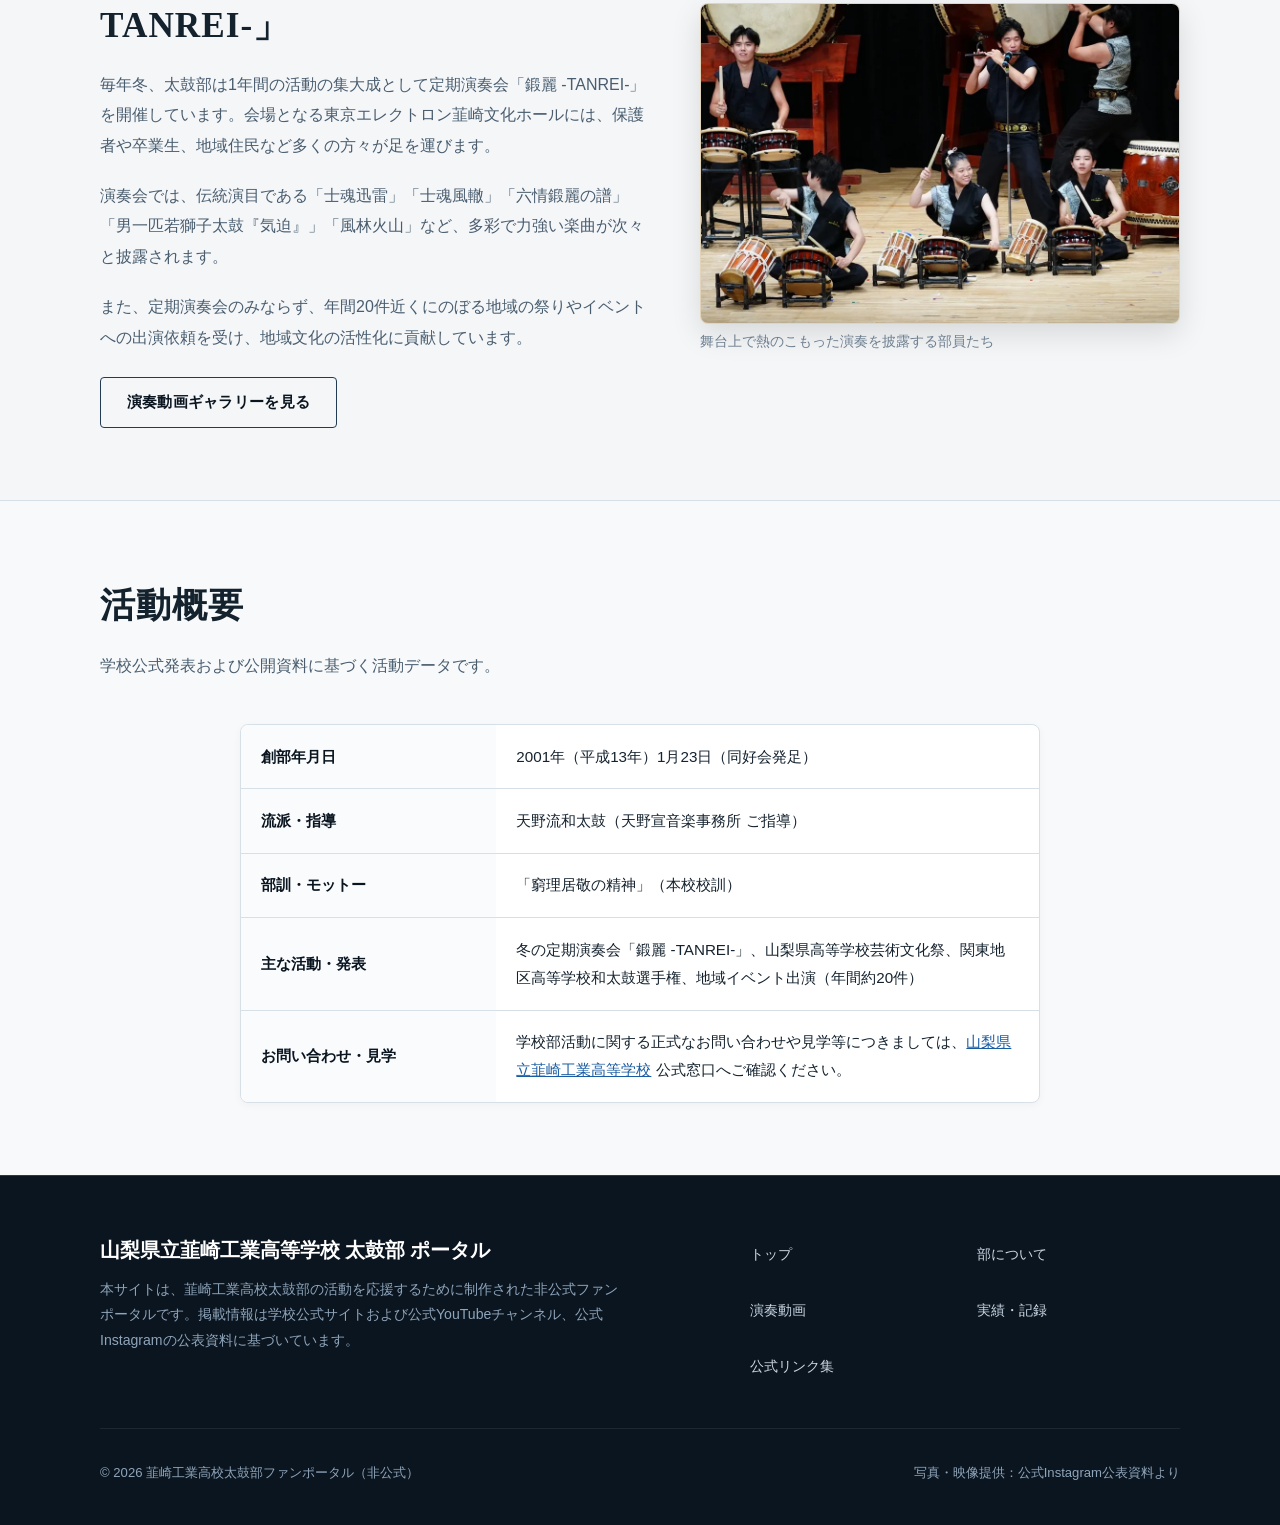
<file: about.html>
<!DOCTYPE html>
<html lang="ja">
<head>
  <meta charset="UTF-8">
  <meta name="viewport" content="width=device-width, initial-scale=1.0">
  <title>太鼓部について・歩み | 山梨県立韮崎工業高等学校 太鼓部 ポータル</title>
  <meta name="description" content="韮崎工業高校太鼓部の創部の歩み、天野流和太鼓の伝統、部訓「窮理居敬の精神」、定期演奏会「鍛麗」の軌跡をご紹介します。">
  <link rel="stylesheet" href="assets/style.css">
</head>
<body>
  <a href="#main-content" class="skip-link">本文へスキップ</a>

  <!-- 共通ヘッダー -->
  <header class="site-header" role="banner">
    <div class="container header-inner">
      <a href="index.html" class="brand" aria-label="韮崎工業高校太鼓部ポータル トップ">
        <span class="brand-school">山梨県立韮崎工業高等学校</span>
        <div class="brand-main">
          <span class="brand-name">太鼓部</span>
          <span class="brand-badge">非公式ポータル</span>
        </div>
      </a>
      <button type="button" class="menu-toggle" aria-controls="primary-nav" aria-expanded="false" aria-label="メニューを開く">
        <span class="menu-toggle-box" aria-hidden="true">
          <span class="menu-toggle-bar"></span>
          <span class="menu-toggle-bar"></span>
          <span class="menu-toggle-bar"></span>
        </span>
      </button>
      <nav id="primary-nav" class="main-nav" aria-label="主要ナビゲーション">
        <ul class="nav-list">
          <li><a href="index.html" class="nav-link">トップ</a></li>
          <li><a href="about.html" class="nav-link active" aria-current="page">部について</a></li>
          <li><a href="videos.html" class="nav-link">演奏動画</a></li>
          <li><a href="news.html" class="nav-link">実績・記録</a></li>
          <li><a href="links.html" class="nav-link">公式リンク</a></li>
        </ul>
      </nav>
    </div>
  </header>

  <!-- メインコンテンツ -->
  <main id="main-content" tabindex="-1">

    <!-- ページヘッダー -->
    <section class="page-banner" aria-labelledby="about-banner-title">
      <div class="container">
        <h1 id="about-banner-title" class="page-banner-title">太鼓部について</h1>
        <p class="page-banner-desc">
          2001年の創部以来、脈々と受け継がれてきた天野流和太鼓の響きと「窮理居敬の精神」。伝統と情熱が織りなす太鼓部の歴史と理念です。
        </p>
      </div>
    </section>

    <!-- 理念と天野流 -->
    <section class="section" aria-labelledby="heading-amano">
      <div class="container">
        <div class="story-grid">
          <div class="story-content">
            <h2 id="heading-amano" class="section-title">天野流和太鼓の音色を受け継ぐ</h2>
            <p>
              韮崎工業高校太鼓部が演奏する和太鼓は、甲府市無形文化財であった故・天野宣先生に由来する「天野流和太鼓」です。現在は天野宣音楽事務所の専門的な指導を仰ぎながら、礼儀作法から撥（バチ）の握り方、身体の使い方、そして一音に込める心のあり方を学んでいます。
            </p>
            <p>
              太鼓部のモットーは、本校の校訓でもある<strong>「窮理居敬（きゅうりきょけい）の精神」</strong>。真理を究め、常に身を慎み敬意を払うという精神のもと、仲間とともに呼吸を合わせ、重厚かつ繊細なアンサンブルを追求しています。
            </p>
          </div>
          <div class="story-visual">
            <div class="story-photo-frame">
              <picture>
                <source srcset="assets/media/odaiko_back-600.webp" media="(max-width: 600px)">
                <img 
                  src="assets/media/odaiko_back-1000.webp" 
                  alt="大太鼓に向かって力強くバチを構える太鼓部員の背中" 
                  width="1000" 
                  height="668" 
                  loading="lazy"
                >
              </picture>
            </div>
            <p class="story-caption">大太鼓に向き合う部員の背中（関東大会写真より）</p>
          </div>
        </div>
      </div>
    </section>

    <!-- 和モダンディバイダー -->
    <div class="taiko-divider" aria-hidden="true">
      <span class="taiko-divider-line"></span>
      <span class="taiko-divider-emblem"></span>
      <span class="taiko-divider-line"></span>
    </div>

    <!-- 創部の歴史 -->
    <section class="section" style="background-color: #eef3f7;" aria-labelledby="heading-history">
      <div class="container">
        <div class="story-grid reversed">
          <div class="story-visual">
            <div class="story-photo-frame">
              <picture>
                <source srcset="assets/media/practice_bachi-600.webp" media="(max-width: 600px)">
                <img 
                  src="assets/media/practice_bachi-1000.webp" 
                  alt="定期演奏会に向けた合同練習会でバチを手に真剣に向き合う部員たち" 
                  width="1000" 
                  height="560" 
                  loading="lazy"
                >
              </picture>
            </div>
            <p class="story-caption">他校との合同練習会でバチを手に鍛錬を重ねる様子</p>
          </div>
          <div class="story-content">
            <h2 id="heading-history" class="section-title">2001年創部、歩み続ける26年</h2>
            <p>
              太鼓部は、2001（平成13）年1月23日、当時校長であった横森巧先生と初代太鼓部顧問の渡邊博先生のご尽力により、同好会としてスタートを切りました。
            </p>
            <p>
              同年3月16日には、本校同窓会より多大なご支援をいただき「太鼓贈呈式及び入魂の儀」が執り行われ、本格的な部活動としての第一歩を踏み出しました。
            </p>
            <p>
              創部から26年目を迎えた現在も、代々の先輩たちが築き上げた伝統を守りながら、関東大会での銅賞受賞など全国にその名を轟かせる活動を続けています。
            </p>
          </div>
        </div>
      </div>
    </section>

    <!-- 定期演奏会「鍛麗」と地域活動 -->
    <section class="section" aria-labelledby="heading-tanrei">
      <div class="container">
        <div class="story-grid">
          <div class="story-content">
            <h2 id="heading-tanrei" class="section-title">集大成の定期演奏会「鍛麗 -TANREI-」</h2>
            <p>
              毎年冬、太鼓部は1年間の活動の集大成として定期演奏会「鍛麗 -TANREI-」を開催しています。会場となる東京エレクトロン韮崎文化ホールには、保護者や卒業生、地域住民など多くの方々が足を運びます。
            </p>
            <p>
              演奏会では、伝統演目である「士魂迅雷」「士魂風轍」「六情鍛麗の譜」「男一匹若獅子太鼓『気迫』」「風林火山」など、多彩で力強い楽曲が次々と披露されます。
            </p>
            <p>
              また、定期演奏会のみならず、年間20件近くにのぼる地域の祭りやイベントへの出演依頼を受け、地域文化の活性化に貢献しています。
            </p>
            <div style="margin-top: 1.5rem;">
              <a href="videos.html" class="btn btn-outline-dark">演奏動画ギャラリーを見る</a>
            </div>
          </div>
          <div class="story-visual">
            <div class="story-photo-frame">
              <picture>
                <source srcset="assets/media/stage_kanto-600.webp" media="(max-width: 600px)">
                <img 
                  src="assets/media/stage_kanto-1000.webp" 
                  alt="関東地区高等学校和太鼓選手権での熱のこもった正面演奏の瞬間" 
                  width="1000" 
                  height="668" 
                  loading="lazy"
                >
              </picture>
            </div>
            <p class="story-caption">舞台上で熱のこもった演奏を披露する部員たち</p>
          </div>
        </div>
      </div>
    </section>

    <!-- 部の概要データと公式連絡案内 -->
    <section class="section" style="background-color: #f7f9fa; border-top: 1px solid var(--color-border-light);" aria-labelledby="heading-data">
      <div class="container">
        <div class="section-header">
          <h2 id="heading-data" class="section-title">活動概要</h2>
          <p class="section-lead">学校公式発表および公開資料に基づく活動データです。</p>
        </div>

        <div style="background: #fff; border: 1px solid var(--color-border-light); border-radius: var(--radius-md); overflow: hidden; max-width: 800px; margin: 0 auto; box-shadow: 0 2px 8px rgba(0,0,0,0.04);">
          <table style="width: 100%; border-collapse: collapse; font-size: 0.95rem;">
            <tbody>
              <tr style="border-bottom: 1px solid var(--color-border-light);">
                <th style="padding: 1.1rem 1.25rem; text-align: left; background: #f9fbfd; width: 32%; color: var(--color-navy-deep); font-weight: 700;">創部年月日</th>
                <td style="padding: 1.1rem 1.25rem; color: var(--color-text-dark);">2001年（平成13年）1月23日（同好会発足）</td>
              </tr>
              <tr style="border-bottom: 1px solid var(--color-border-light);">
                <th style="padding: 1.1rem 1.25rem; text-align: left; background: #f9fbfd; color: var(--color-navy-deep); font-weight: 700;">流派・指導</th>
                <td style="padding: 1.1rem 1.25rem; color: var(--color-text-dark);">天野流和太鼓（天野宣音楽事務所 ご指導）</td>
              </tr>
              <tr style="border-bottom: 1px solid var(--color-border-light);">
                <th style="padding: 1.1rem 1.25rem; text-align: left; background: #f9fbfd; color: var(--color-navy-deep); font-weight: 700;">部訓・モットー</th>
                <td style="padding: 1.1rem 1.25rem; color: var(--color-text-dark);">「窮理居敬の精神」（本校校訓）</td>
              </tr>
              <tr style="border-bottom: 1px solid var(--color-border-light);">
                <th style="padding: 1.1rem 1.25rem; text-align: left; background: #f9fbfd; color: var(--color-navy-deep); font-weight: 700;">主な活動・発表</th>
                <td style="padding: 1.1rem 1.25rem; color: var(--color-text-dark);">冬の定期演奏会「鍛麗 -TANREI-」、山梨県高等学校芸術文化祭、関東地区高等学校和太鼓選手権、地域イベント出演（年間約20件）</td>
              </tr>
              <tr>
                <th style="padding: 1.1rem 1.25rem; text-align: left; background: #f9fbfd; color: var(--color-navy-deep); font-weight: 700;">お問い合わせ・見学</th>
                <td style="padding: 1.1rem 1.25rem; color: var(--color-text-dark);">
                  学校部活動に関する正式なお問い合わせや見学等につきましては、<a href="https://www.nirasakith.kai.ed.jp/" target="_blank" rel="noopener noreferrer" style="color: #1a5ca3; text-decoration: underline;">山梨県立韮崎工業高等学校</a> 公式窓口へご確認ください。
                </td>
              </tr>
            </tbody>
          </table>
        </div>
      </div>
    </section>

  </main>

  <!-- 共通フッター -->
  <footer class="site-footer" role="contentinfo">
    <div class="container">
      <div class="footer-top">
        <div class="footer-brand">
          <h2>山梨県立韮崎工業高等学校 太鼓部 ポータル</h2>
          <p class="footer-notice">
            本サイトは、韮崎工業高校太鼓部の活動を応援するために制作された非公式ファンポータルです。掲載情報は学校公式サイトおよび公式YouTubeチャンネル、公式Instagramの公表資料に基づいています。
          </p>
        </div>
        <nav class="footer-nav" aria-label="フッターナビゲーション">
          <ul>
            <li><a href="index.html">トップ</a></li>
            <li><a href="about.html" class="active">部について</a></li>
            <li><a href="videos.html">演奏動画</a></li>
            <li><a href="news.html">実績・記録</a></li>
            <li><a href="links.html">公式リンク集</a></li>
          </ul>
        </nav>
      </div>
      <div class="footer-bottom">
        <div>&copy; 2026 韮崎工業高校太鼓部ファンポータル（非公式）</div>
        <div>写真・映像提供：公式Instagram公表資料より</div>
      </div>
    </div>
  </footer>

  <script src="assets/script.js" defer></script>
</body>
</html>
</file>
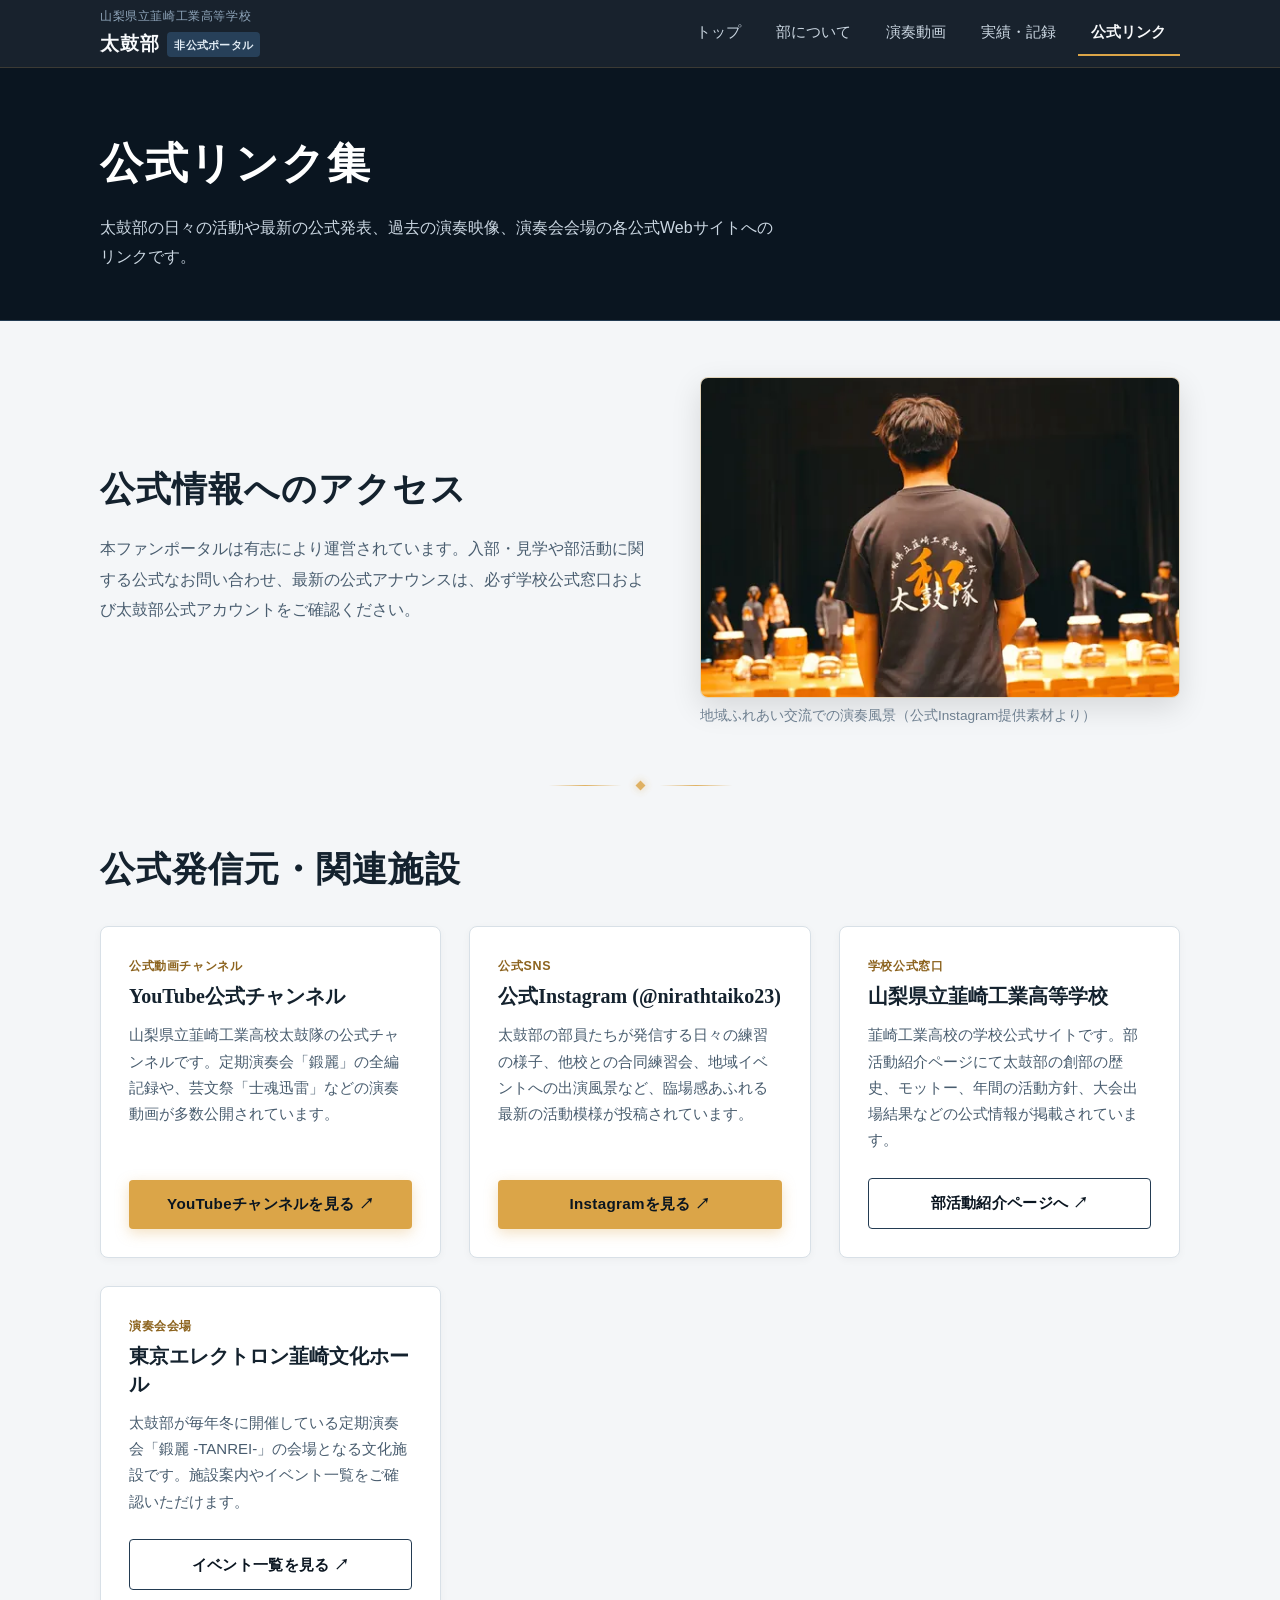
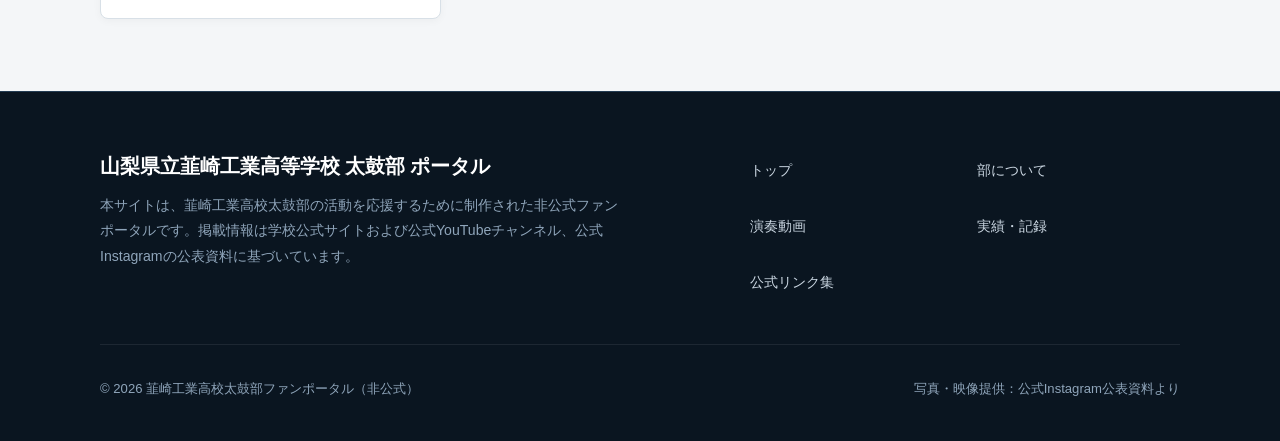
<file: links.html>
<!DOCTYPE html>
<html lang="ja">
<head>
  <meta charset="UTF-8">
  <meta name="viewport" content="width=device-width, initial-scale=1.0">
  <title>公式リンク集 | 山梨県立韮崎工業高等学校 太鼓部 ポータル</title>
  <meta name="description" content="韮崎工業高校太鼓部に関する公式発信元（YouTubeチャンネル、公式Instagram、学校公式サイト、定期演奏会会場）へのアクセスリンク集です。">
  <link rel="stylesheet" href="assets/style.css">
</head>
<body>
  <a href="#main-content" class="skip-link">本文へスキップ</a>

  <!-- 共通ヘッダー -->
  <header class="site-header" role="banner">
    <div class="container header-inner">
      <a href="index.html" class="brand" aria-label="韮崎工業高校太鼓部ポータル トップ">
        <span class="brand-school">山梨県立韮崎工業高等学校</span>
        <div class="brand-main">
          <span class="brand-name">太鼓部</span>
          <span class="brand-badge">非公式ポータル</span>
        </div>
      </a>
      <button type="button" class="menu-toggle" aria-controls="primary-nav" aria-expanded="false" aria-label="メニューを開く">
        <span class="menu-toggle-box" aria-hidden="true">
          <span class="menu-toggle-bar"></span>
          <span class="menu-toggle-bar"></span>
          <span class="menu-toggle-bar"></span>
        </span>
      </button>
      <nav id="primary-nav" class="main-nav" aria-label="主要ナビゲーション">
        <ul class="nav-list">
          <li><a href="index.html" class="nav-link">トップ</a></li>
          <li><a href="about.html" class="nav-link">部について</a></li>
          <li><a href="videos.html" class="nav-link">演奏動画</a></li>
          <li><a href="news.html" class="nav-link">実績・記録</a></li>
          <li><a href="links.html" class="nav-link active" aria-current="page">公式リンク</a></li>
        </ul>
      </nav>
    </div>
  </header>

  <!-- メインコンテンツ -->
  <main id="main-content" tabindex="-1">

    <!-- ページヘッダー -->
    <section class="page-banner" aria-labelledby="links-banner-title">
      <div class="container">
        <h1 id="links-banner-title" class="page-banner-title">公式リンク集</h1>
        <p class="page-banner-desc">
          太鼓部の日々の活動や最新の公式発表、過去の演奏映像、演奏会会場の各公式Webサイトへのリンクです。
        </p>
      </div>
    </section>

    <div class="container" style="padding-top: 3.5rem; padding-bottom: 4.5rem;">
      
      <div class="story-grid" style="margin-bottom: 3.5rem;">
        <div class="story-content">
          <h2 class="section-title">公式情報へのアクセス</h2>
          <p>
            本ファンポータルは有志により運営されています。入部・見学や部活動に関する公式なお問い合わせ、最新の公式アナウンスは、必ず学校公式窓口および太鼓部公式アカウントをご確認ください。
          </p>
        </div>
        <div class="story-visual">
          <div class="story-photo-frame">
            <picture>
              <source srcset="assets/media/community_stage-600.webp" media="(max-width: 600px)">
              <img 
                src="assets/media/community_stage-1000.webp" 
                alt="北杜市ふれあい塾での生き生きとした地域交流演奏の様子" 
                width="1000" 
                height="560" 
                loading="lazy"
              >
            </picture>
          </div>
          <p class="story-caption">地域ふれあい交流での演奏風景（公式Instagram提供素材より）</p>
        </div>
      </div>

      <!-- 和モダンディバイダー -->
      <div class="taiko-divider" aria-hidden="true">
        <span class="taiko-divider-line"></span>
        <span class="taiko-divider-emblem"></span>
        <span class="taiko-divider-line"></span>
      </div>

      <section aria-labelledby="heading-official-links">
        <h2 id="heading-official-links" class="section-title" style="margin-bottom: 1.5rem;">公式発信元・関連施設</h2>
        
        <div class="links-grid">
          
          <!-- YouTube -->
          <div class="link-card">
            <div>
              <div class="link-card-header">
                <div class="link-card-type">公式動画チャンネル</div>
                <h3 class="link-card-title">YouTube公式チャンネル</h3>
              </div>
              <p class="link-card-desc">
                山梨県立韮崎工業高校太鼓隊の公式チャンネルです。定期演奏会「鍛麗」の全編記録や、芸文祭「士魂迅雷」などの演奏動画が多数公開されています。
              </p>
            </div>
            <div>
              <a href="https://www.youtube.com/channel/UCjIHn3E2Eji269ppA6b3VWQ" class="btn btn-primary" style="width: 100%;" target="_blank" rel="noopener noreferrer">
                YouTubeチャンネルを見る ↗
              </a>
            </div>
          </div>

          <!-- Instagram -->
          <div class="link-card">
            <div>
              <div class="link-card-header">
                <div class="link-card-type">公式SNS</div>
                <h3 class="link-card-title">公式Instagram (@nirathtaiko23)</h3>
              </div>
              <p class="link-card-desc">
                太鼓部の部員たちが発信する日々の練習の様子、他校との合同練習会、地域イベントへの出演風景など、臨場感あふれる最新の活動模様が投稿されています。
              </p>
            </div>
            <div>
              <a href="https://www.instagram.com/nirathtaiko23/" class="btn btn-primary" style="width: 100%;" target="_blank" rel="noopener noreferrer">
                Instagramを見る ↗
              </a>
            </div>
          </div>

          <!-- 学校公式サイト -->
          <div class="link-card">
            <div>
              <div class="link-card-header">
                <div class="link-card-type">学校公式窓口</div>
                <h3 class="link-card-title">山梨県立韮崎工業高等学校</h3>
              </div>
              <p class="link-card-desc">
                韮崎工業高校の学校公式サイトです。部活動紹介ページにて太鼓部の創部の歴史、モットー、年間の活動方針、大会出場結果などの公式情報が掲載されています。
              </p>
            </div>
            <div>
              <a href="https://www.nirasakith.kai.ed.jp/bukatudo/taiko/" class="btn btn-outline-dark" style="width: 100%;" target="_blank" rel="noopener noreferrer">
                部活動紹介ページへ ↗
              </a>
            </div>
          </div>

          <!-- 東京エレクトロン韮崎文化ホール -->
          <div class="link-card">
            <div>
              <div class="link-card-header">
                <div class="link-card-type">演奏会会場</div>
                <h3 class="link-card-title">東京エレクトロン韮崎文化ホール</h3>
              </div>
              <p class="link-card-desc">
                太鼓部が毎年冬に開催している定期演奏会「鍛麗 -TANREI-」の会場となる文化施設です。施設案内やイベント一覧をご確認いただけます。
              </p>
            </div>
            <div>
              <a href="https://www.nirasaki-bunka.jp/event/" class="btn btn-outline-dark" style="width: 100%;" target="_blank" rel="noopener noreferrer">
                イベント一覧を見る ↗
              </a>
            </div>
          </div>

        </div>
      </section>

    </div>
  </main>

  <!-- 共通フッター -->
  <footer class="site-footer" role="contentinfo">
    <div class="container">
      <div class="footer-top">
        <div class="footer-brand">
          <h2>山梨県立韮崎工業高等学校 太鼓部 ポータル</h2>
          <p class="footer-notice">
            本サイトは、韮崎工業高校太鼓部の活動を応援するために制作された非公式ファンポータルです。掲載情報は学校公式サイトおよび公式YouTubeチャンネル、公式Instagramの公表資料に基づいています。
          </p>
        </div>
        <nav class="footer-nav" aria-label="フッターナビゲーション">
          <ul>
            <li><a href="index.html">トップ</a></li>
            <li><a href="about.html">部について</a></li>
            <li><a href="videos.html">演奏動画</a></li>
            <li><a href="news.html">実績・記録</a></li>
            <li><a href="links.html" class="active">公式リンク集</a></li>
          </ul>
        </nav>
      </div>
      <div class="footer-bottom">
        <div>&copy; 2026 韮崎工業高校太鼓部ファンポータル（非公式）</div>
        <div>写真・映像提供：公式Instagram公表資料より</div>
      </div>
    </div>
  </footer>

  <script src="assets/script.js" defer></script>
</body>
</html>
</file>
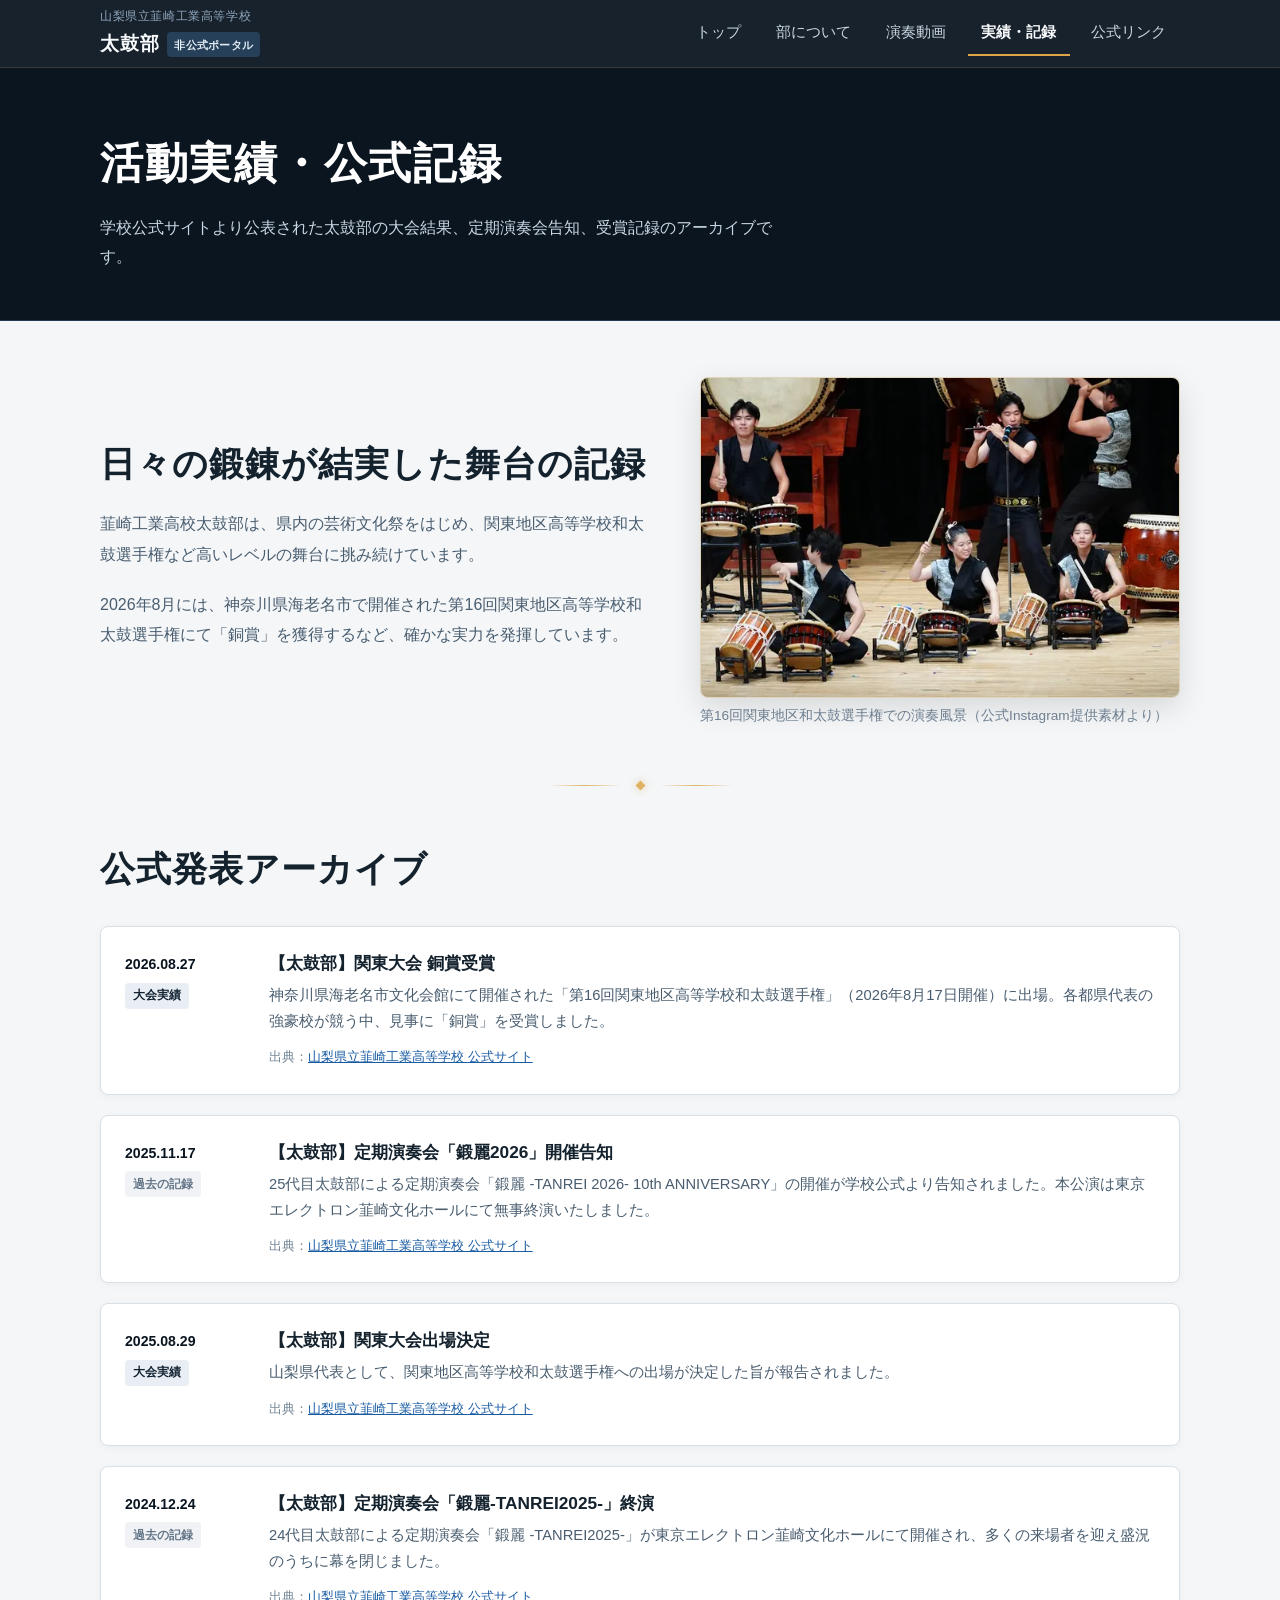
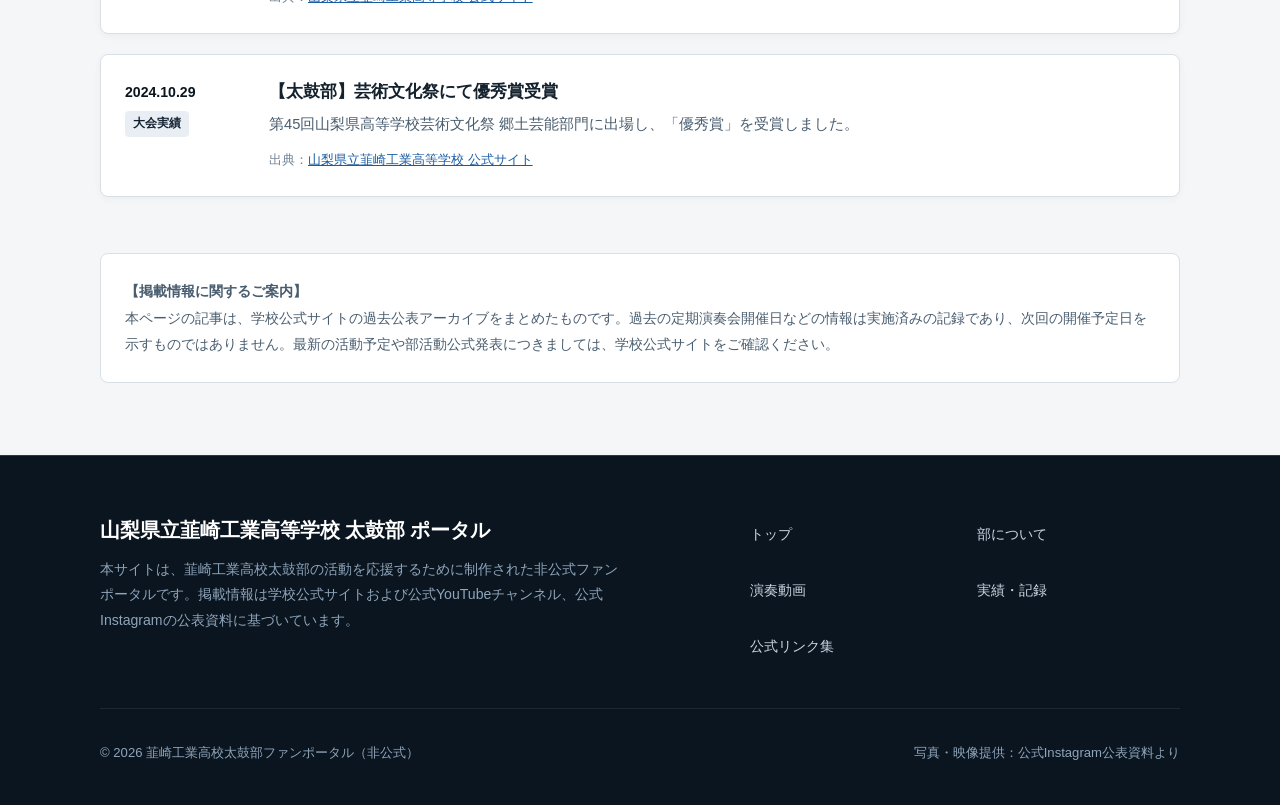
<file: news.html>
<!DOCTYPE html>
<html lang="ja">
<head>
  <meta charset="UTF-8">
  <meta name="viewport" content="width=device-width, initial-scale=1.0">
  <title>活動実績・公式記録 | 山梨県立韮崎工業高等学校 太鼓部 ポータル</title>
  <meta name="description" content="韮崎工業高校太鼓部の大会出場結果、受賞実績、定期演奏会等の公式記録アーカイブです。学校公式サイト公表情報に基づき掲載しています。">
  <link rel="stylesheet" href="assets/style.css">
</head>
<body>
  <a href="#main-content" class="skip-link">本文へスキップ</a>

  <!-- 共通ヘッダー -->
  <header class="site-header" role="banner">
    <div class="container header-inner">
      <a href="index.html" class="brand" aria-label="韮崎工業高校太鼓部ポータル トップ">
        <span class="brand-school">山梨県立韮崎工業高等学校</span>
        <div class="brand-main">
          <span class="brand-name">太鼓部</span>
          <span class="brand-badge">非公式ポータル</span>
        </div>
      </a>
      <button type="button" class="menu-toggle" aria-controls="primary-nav" aria-expanded="false" aria-label="メニューを開く">
        <span class="menu-toggle-box" aria-hidden="true">
          <span class="menu-toggle-bar"></span>
          <span class="menu-toggle-bar"></span>
          <span class="menu-toggle-bar"></span>
        </span>
      </button>
      <nav id="primary-nav" class="main-nav" aria-label="主要ナビゲーション">
        <ul class="nav-list">
          <li><a href="index.html" class="nav-link">トップ</a></li>
          <li><a href="about.html" class="nav-link">部について</a></li>
          <li><a href="videos.html" class="nav-link">演奏動画</a></li>
          <li><a href="news.html" class="nav-link active" aria-current="page">実績・記録</a></li>
          <li><a href="links.html" class="nav-link">公式リンク</a></li>
        </ul>
      </nav>
    </div>
  </header>

  <!-- メインコンテンツ -->
  <main id="main-content" tabindex="-1">

    <!-- ページヘッダー -->
    <section class="page-banner" aria-labelledby="news-banner-title">
      <div class="container">
        <h1 id="news-banner-title" class="page-banner-title">活動実績・公式記録</h1>
        <p class="page-banner-desc">
          学校公式サイトより公表された太鼓部の大会結果、定期演奏会告知、受賞記録のアーカイブです。
        </p>
      </div>
    </section>

    <div class="container" style="padding-top: 3.5rem; padding-bottom: 4.5rem;">
      
      <div class="story-grid" style="margin-bottom: 3.5rem;">
        <div class="story-content">
          <h2 class="section-title">日々の鍛錬が結実した舞台の記録</h2>
          <p>
            韮崎工業高校太鼓部は、県内の芸術文化祭をはじめ、関東地区高等学校和太鼓選手権など高いレベルの舞台に挑み続けています。
          </p>
          <p>
            2026年8月には、神奈川県海老名市で開催された第16回関東地区高等学校和太鼓選手権にて「銅賞」を獲得するなど、確かな実力を発揮しています。
          </p>
        </div>
        <div class="story-visual">
          <div class="story-photo-frame">
            <picture>
              <source srcset="assets/media/stage_kanto-600.webp" media="(max-width: 600px)">
              <img 
                src="assets/media/stage_kanto-1000.webp" 
                alt="関東地区高等学校和太鼓選手権での熱のこもった正面演奏の瞬間" 
                width="1000" 
                height="668" 
                loading="lazy"
              >
            </picture>
          </div>
          <p class="story-caption">第16回関東地区和太鼓選手権での演奏風景（公式Instagram提供素材より）</p>
        </div>
      </div>

      <!-- 和モダンディバイダー -->
      <div class="taiko-divider" aria-hidden="true">
        <span class="taiko-divider-line"></span>
        <span class="taiko-divider-emblem"></span>
        <span class="taiko-divider-line"></span>
      </div>

      <!-- 実績リスト -->
      <section aria-labelledby="heading-archive-list">
        <h2 id="heading-archive-list" class="section-title" style="margin-bottom: 1.5rem;">公式発表アーカイブ</h2>

        <div class="news-list">
          
          <!-- 2026/8/27 -->
          <article class="news-item">
            <div class="news-meta">
              <time datetime="2026-08-27" class="news-date">2026.08.27</time>
              <span class="news-tag">大会実績</span>
            </div>
            <div class="news-body">
              <h3 class="news-title">【太鼓部】関東大会 銅賞受賞</h3>
              <p class="news-desc">
                神奈川県海老名市文化会館にて開催された「第16回関東地区高等学校和太鼓選手権」（2026年8月17日開催）に出場。各都県代表の強豪校が競う中、見事に「銅賞」を受賞しました。
              </p>
              <div class="news-source">出典：<a href="https://www.nirasakith.kai.ed.jp/bukatudo/taiko/" target="_blank" rel="noopener noreferrer">山梨県立韮崎工業高等学校 公式サイト</a></div>
            </div>
          </article>

          <!-- 2025/11/17 -->
          <article class="news-item">
            <div class="news-meta">
              <time datetime="2025-11-17" class="news-date">2025.11.17</time>
              <span class="news-tag news-tag-past">過去の記録</span>
            </div>
            <div class="news-body">
              <h3 class="news-title">【太鼓部】定期演奏会「鍛麗2026」開催告知</h3>
              <p class="news-desc">
                25代目太鼓部による定期演奏会「鍛麗 -TANREI 2026- 10th ANNIVERSARY」の開催が学校公式より告知されました。本公演は東京エレクトロン韮崎文化ホールにて無事終演いたしました。
              </p>
              <div class="news-source">出典：<a href="https://www.nirasakith.kai.ed.jp/bukatudo/taiko/" target="_blank" rel="noopener noreferrer">山梨県立韮崎工業高等学校 公式サイト</a></div>
            </div>
          </article>

          <!-- 2025/8/29 -->
          <article class="news-item">
            <div class="news-meta">
              <time datetime="2025-08-29" class="news-date">2025.08.29</time>
              <span class="news-tag">大会実績</span>
            </div>
            <div class="news-body">
              <h3 class="news-title">【太鼓部】関東大会出場決定</h3>
              <p class="news-desc">
                山梨県代表として、関東地区高等学校和太鼓選手権への出場が決定した旨が報告されました。
              </p>
              <div class="news-source">出典：<a href="https://www.nirasakith.kai.ed.jp/bukatudo/taiko/" target="_blank" rel="noopener noreferrer">山梨県立韮崎工業高等学校 公式サイト</a></div>
            </div>
          </article>

          <!-- 2024/12/24 -->
          <article class="news-item">
            <div class="news-meta">
              <time datetime="2024-12-24" class="news-date">2024.12.24</time>
              <span class="news-tag news-tag-past">過去の記録</span>
            </div>
            <div class="news-body">
              <h3 class="news-title">【太鼓部】定期演奏会「鍛麗-TANREI2025-」終演</h3>
              <p class="news-desc">
                24代目太鼓部による定期演奏会「鍛麗 -TANREI2025-」が東京エレクトロン韮崎文化ホールにて開催され、多くの来場者を迎え盛況のうちに幕を閉じました。
              </p>
              <div class="news-source">出典：<a href="https://www.nirasakith.kai.ed.jp/bukatudo/taiko/" target="_blank" rel="noopener noreferrer">山梨県立韮崎工業高等学校 公式サイト</a></div>
            </div>
          </article>

          <!-- 2024/10/29 -->
          <article class="news-item">
            <div class="news-meta">
              <time datetime="2024-10-29" class="news-date">2024.10.29</time>
              <span class="news-tag">大会実績</span>
            </div>
            <div class="news-body">
              <h3 class="news-title">【太鼓部】芸術文化祭にて優秀賞受賞</h3>
              <p class="news-desc">
                第45回山梨県高等学校芸術文化祭 郷土芸能部門に出場し、「優秀賞」を受賞しました。
              </p>
              <div class="news-source">出典：<a href="https://www.nirasakith.kai.ed.jp/bukatudo/taiko/" target="_blank" rel="noopener noreferrer">山梨県立韮崎工業高等学校 公式サイト</a></div>
            </div>
          </article>

        </div>
      </section>

      <!-- 注意事項 -->
      <div style="margin-top: 3.5rem; padding: 1.5rem; background: #fff; border: 1px solid var(--color-border-light); border-radius: var(--radius-md); font-size: 0.9rem; color: var(--color-text-dark-sub);">
        <strong>【掲載情報に関するご案内】</strong><br>
        本ページの記事は、学校公式サイトの過去公表アーカイブをまとめたものです。過去の定期演奏会開催日などの情報は実施済みの記録であり、次回の開催予定日を示すものではありません。最新の活動予定や部活動公式発表につきましては、学校公式サイトをご確認ください。
      </div>

    </div>
  </main>

  <!-- 共通フッター -->
  <footer class="site-footer" role="contentinfo">
    <div class="container">
      <div class="footer-top">
        <div class="footer-brand">
          <h2>山梨県立韮崎工業高等学校 太鼓部 ポータル</h2>
          <p class="footer-notice">
            本サイトは、韮崎工業高校太鼓部の活動を応援するために制作された非公式ファンポータルです。掲載情報は学校公式サイトおよび公式YouTubeチャンネル、公式Instagramの公表資料に基づいています。
          </p>
        </div>
        <nav class="footer-nav" aria-label="フッターナビゲーション">
          <ul>
            <li><a href="index.html">トップ</a></li>
            <li><a href="about.html">部について</a></li>
            <li><a href="videos.html">演奏動画</a></li>
            <li><a href="news.html" class="active">実績・記録</a></li>
            <li><a href="links.html">公式リンク集</a></li>
          </ul>
        </nav>
      </div>
      <div class="footer-bottom">
        <div>&copy; 2026 韮崎工業高校太鼓部ファンポータル（非公式）</div>
        <div>写真・映像提供：公式Instagram公表資料より</div>
      </div>
    </div>
  </footer>

  <script src="assets/script.js" defer></script>
</body>
</html>
</file>
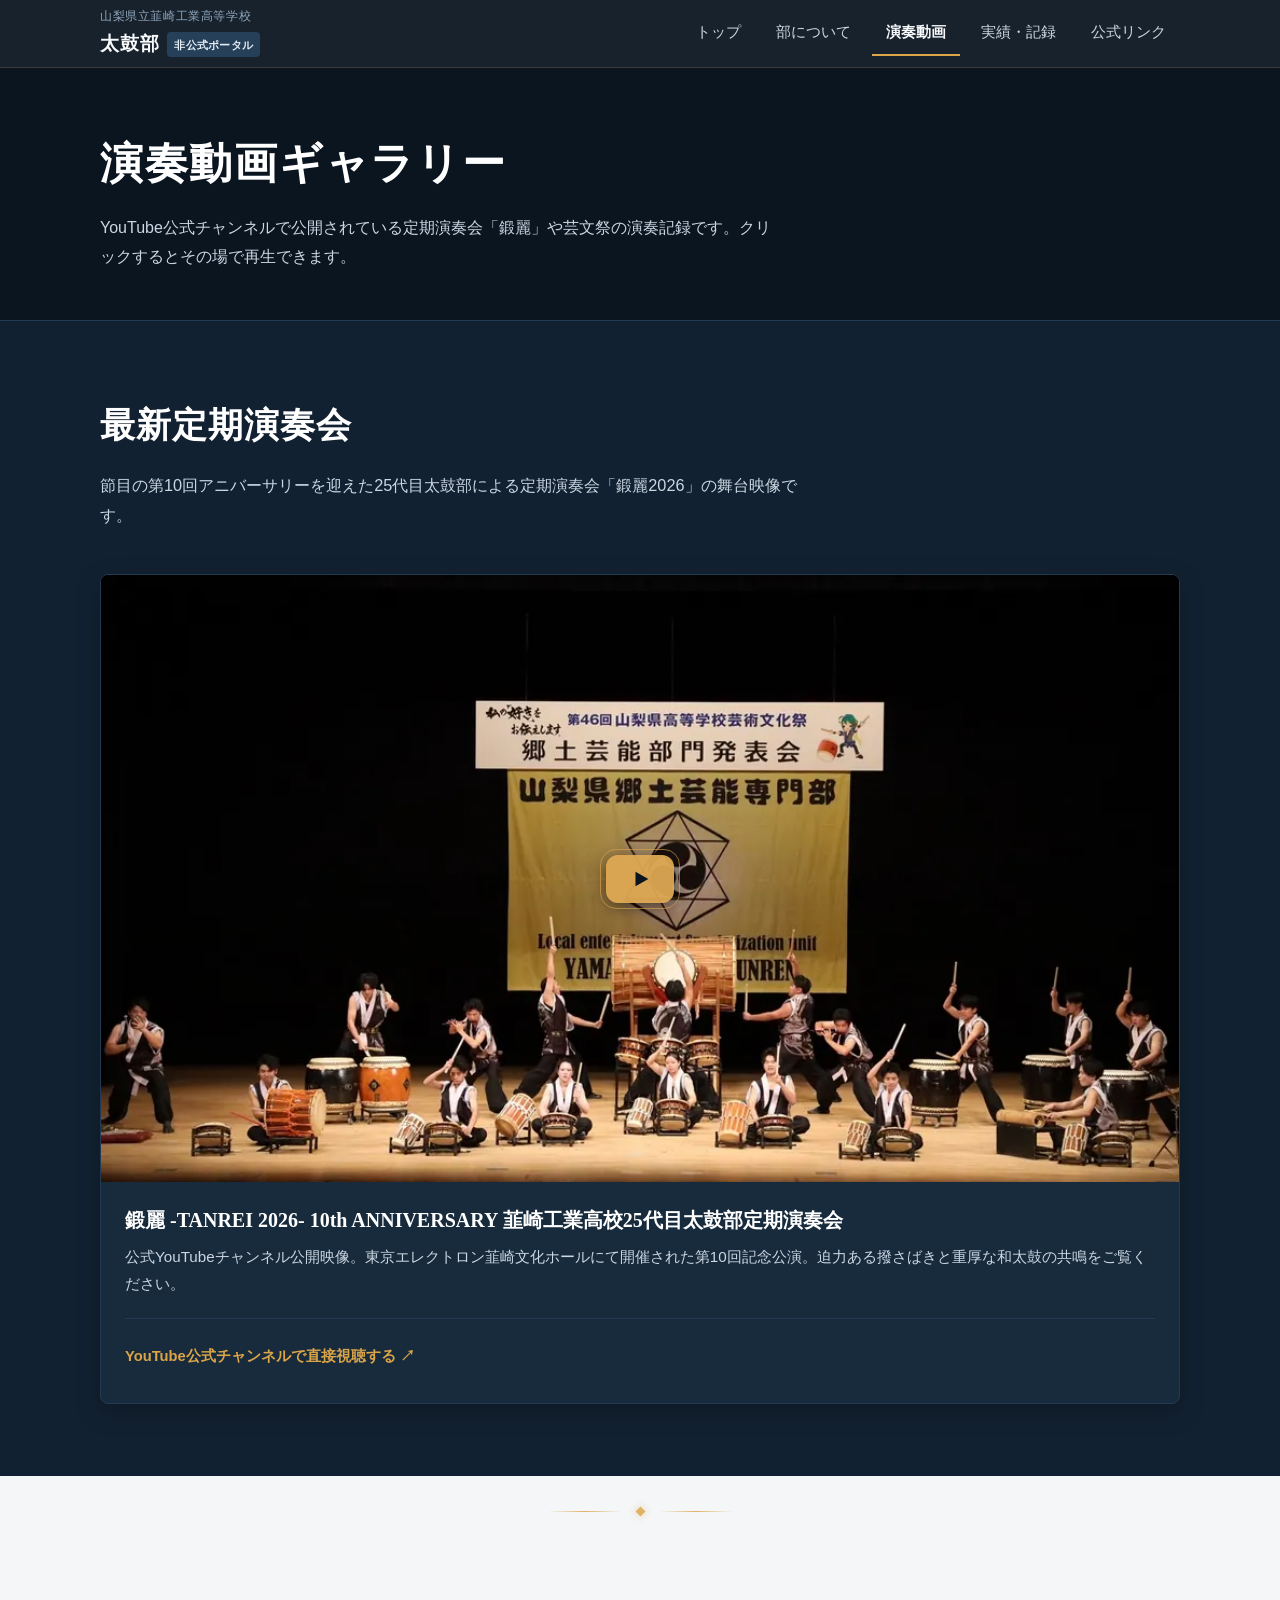
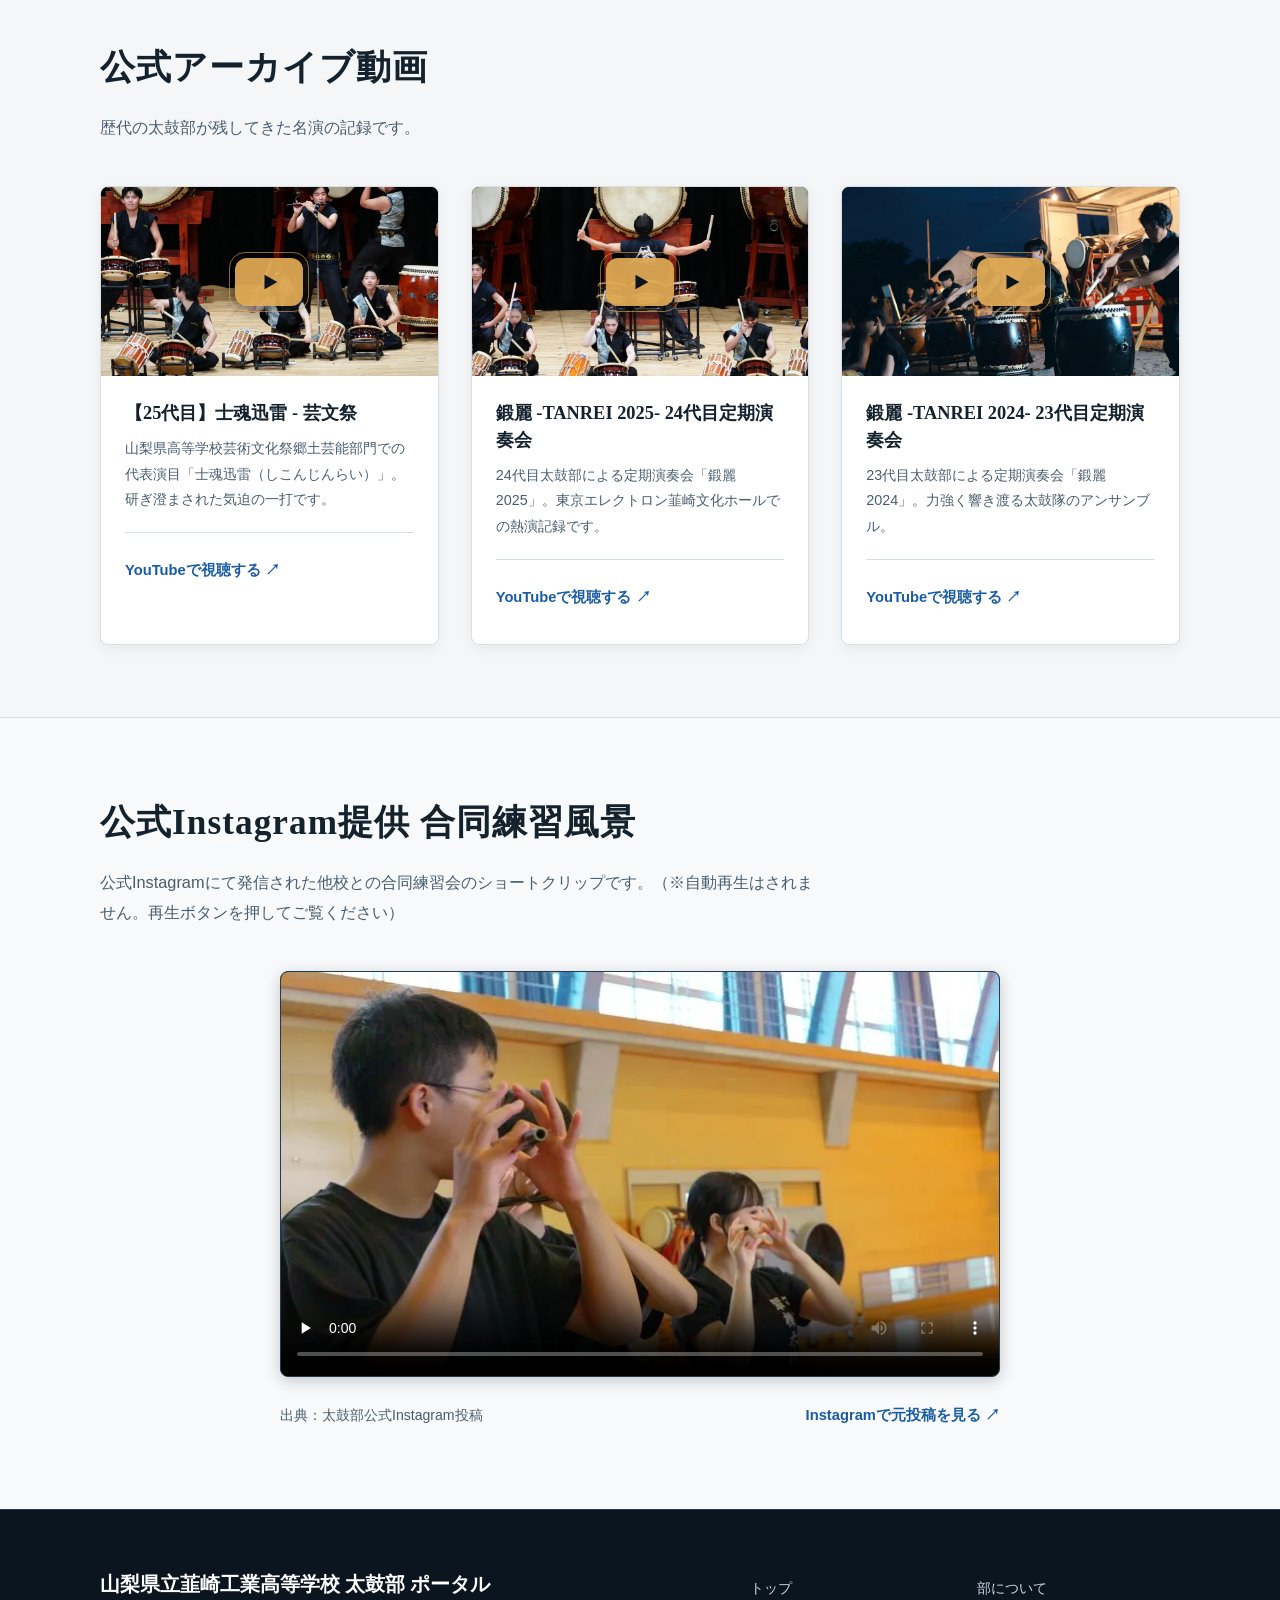
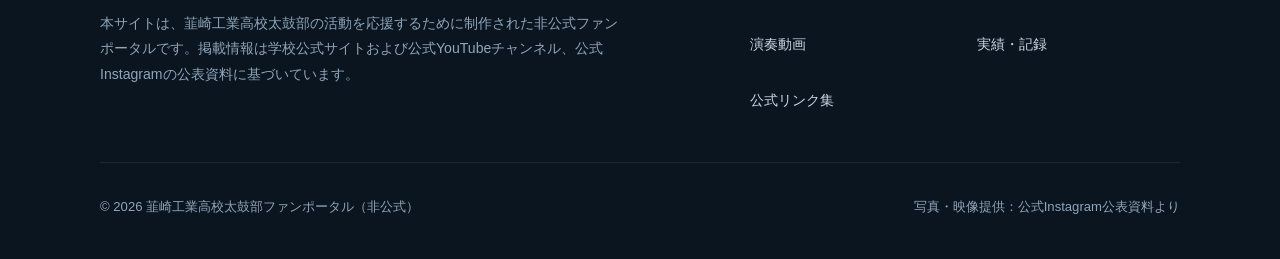
<file: videos.html>
<!DOCTYPE html>
<html lang="ja">
<head>
  <meta charset="UTF-8">
  <meta name="viewport" content="width=device-width, initial-scale=1.0">
  <title>演奏動画ギャラリー | 山梨県立韮崎工業高等学校 太鼓部 ポータル</title>
  <meta name="description" content="韮崎工業高校太鼓部の公式YouTube公開動画アーカイブ。定期演奏会「鍛麗 -TANREI-」や芸術文化祭「士魂迅雷」などの迫力ある演奏映像をご覧いただけます。">
  <link rel="stylesheet" href="assets/style.css">
</head>
<body>
  <a href="#main-content" class="skip-link">本文へスキップ</a>

  <!-- 共通ヘッダー -->
  <header class="site-header" role="banner">
    <div class="container header-inner">
      <a href="index.html" class="brand" aria-label="韮崎工業高校太鼓部ポータル トップ">
        <span class="brand-school">山梨県立韮崎工業高等学校</span>
        <div class="brand-main">
          <span class="brand-name">太鼓部</span>
          <span class="brand-badge">非公式ポータル</span>
        </div>
      </a>
      <button type="button" class="menu-toggle" aria-controls="primary-nav" aria-expanded="false" aria-label="メニューを開く">
        <span class="menu-toggle-box" aria-hidden="true">
          <span class="menu-toggle-bar"></span>
          <span class="menu-toggle-bar"></span>
          <span class="menu-toggle-bar"></span>
        </span>
      </button>
      <nav id="primary-nav" class="main-nav" aria-label="主要ナビゲーション">
        <ul class="nav-list">
          <li><a href="index.html" class="nav-link">トップ</a></li>
          <li><a href="about.html" class="nav-link">部について</a></li>
          <li><a href="videos.html" class="nav-link active" aria-current="page">演奏動画</a></li>
          <li><a href="news.html" class="nav-link">実績・記録</a></li>
          <li><a href="links.html" class="nav-link">公式リンク</a></li>
        </ul>
      </nav>
    </div>
  </header>

  <!-- メインコンテンツ -->
  <main id="main-content" tabindex="-1">

    <!-- ページヘッダー -->
    <section class="page-banner" aria-labelledby="videos-banner-title">
      <div class="container">
        <h1 id="videos-banner-title" class="page-banner-title">演奏動画ギャラリー</h1>
        <p class="page-banner-desc">
          YouTube公式チャンネルで公開されている定期演奏会「鍛麗」や芸文祭の演奏記録です。クリックするとその場で再生できます。
        </p>
      </div>
    </section>

    <!-- 主役：鍛麗2026 -->
    <section class="section section-dark" aria-labelledby="heading-vid-main">
      <div class="container">
        <div class="section-header">
          <h2 id="heading-vid-main" class="section-title">最新定期演奏会</h2>
          <p class="section-lead">節目の第10回アニバーサリーを迎えた25代目太鼓部による定期演奏会「鍛麗2026」の舞台映像です。</p>
        </div>

        <div class="video-feature-card">
          <div 
            class="yt-lazy-player" 
            data-video-id="4h8R6uvNiw8" 
            data-video-title="鍛麗 -TANREI 2026- 10th ANNIVERSARY 韮崎工業高校25代目太鼓部定期演奏会"
            tabindex="0"
            role="button"
            aria-label="動画を再生する: 鍛麗 -TANREI 2026- 10th ANNIVERSARY"
          >
            <img 
              src="assets/media/stage_geibunsai-1000.webp" 
              alt="" 
              class="yt-lazy-thumb"
              width="1000"
              height="665"
              loading="lazy"
            >
            <div class="yt-play-btn" aria-hidden="true">
              <svg viewBox="0 0 24 24"><polygon points="6,4 20,12 6,20"></polygon></svg>
            </div>
          </div>
          <noscript>
            <div style="padding: 1.5rem; background: #182b3d; text-align: center;">
              <p style="color: #fff; margin-bottom: 1rem;">JavaScriptが無効な環境では直接YouTubeにてご覧いただけます。</p>
              <a href="https://www.youtube.com/watch?v=4h8R6uvNiw8" class="btn btn-primary" target="_blank" rel="noopener noreferrer">YouTubeでこの動画を見る</a>
            </div>
          </noscript>
          <div class="video-card-body">
            <h3 class="video-card-title">鍛麗 -TANREI 2026- 10th ANNIVERSARY 韮崎工業高校25代目太鼓部定期演奏会</h3>
            <p class="video-card-desc">
              公式YouTubeチャンネル公開映像。東京エレクトロン韮崎文化ホールにて開催された第10回記念公演。迫力ある撥さばきと重厚な和太鼓の共鳴をご覧ください。
            </p>
            <div class="video-card-links">
              <a href="https://www.youtube.com/watch?v=4h8R6uvNiw8" class="link-external" target="_blank" rel="noopener noreferrer">
                YouTube公式チャンネルで直接視聴する ↗
              </a>
            </div>
          </div>
        </div>
      </div>
    </section>

    <!-- 和モダンディバイダー -->
    <div class="taiko-divider" aria-hidden="true">
      <span class="taiko-divider-line"></span>
      <span class="taiko-divider-emblem"></span>
      <span class="taiko-divider-line"></span>
    </div>

    <!-- 過去の鍛麗・芸文祭動画アーカイブ -->
    <section class="section" aria-labelledby="heading-vid-archive">
      <div class="container">
        <div class="section-header">
          <h2 id="heading-vid-archive" class="section-title">公式アーカイブ動画</h2>
          <p class="section-lead">歴代の太鼓部が残してきた名演の記録です。</p>
        </div>

        <div class="video-grid">
          
          <!-- 芸文祭: 士魂迅雷 -->
          <div class="video-feature-card" style="background-color: #ffffff; border: 1px solid var(--color-border-light); box-shadow: 0 4px 14px rgba(0,0,0,0.06);">
            <div 
              class="yt-lazy-player" 
              data-video-id="P__vNmzfZRw" 
              data-video-title="【25代目】士魂迅雷 - 芸文祭"
              tabindex="0"
              role="button"
              aria-label="動画を再生する: 【25代目】士魂迅雷 - 芸文祭"
            >
              <img 
                src="assets/media/stage_kanto-1000.webp" 
                alt="" 
                class="yt-lazy-thumb"
                width="1000"
                height="668"
                loading="lazy"
              >
              <div class="yt-play-btn" aria-hidden="true">
                <svg viewBox="0 0 24 24"><polygon points="6,4 20,12 6,20"></polygon></svg>
              </div>
            </div>
            <noscript>
              <div style="padding: 1rem; text-align: center;">
                <a href="https://www.youtube.com/watch?v=P__vNmzfZRw" class="btn btn-primary" target="_blank" rel="noopener noreferrer">YouTubeで見る</a>
              </div>
            </noscript>
            <div class="video-card-body" style="color: var(--color-text-dark);">
              <h3 class="video-card-title" style="color: var(--color-text-dark); font-size: 1.15rem;">【25代目】士魂迅雷 - 芸文祭</h3>
              <p class="video-card-desc" style="color: var(--color-text-dark-sub); font-size: 0.9rem;">
                山梨県高等学校芸術文化祭郷土芸能部門での代表演目「士魂迅雷（しこんじんらい）」。研ぎ澄まされた気迫の一打です。
              </p>
              <div class="video-card-links" style="border-top-color: var(--color-border-light);">
                <a href="https://www.youtube.com/watch?v=P__vNmzfZRw" class="link-external" target="_blank" rel="noopener noreferrer" style="color: #1a5ca3;">
                  YouTubeで視聴する ↗
                </a>
              </div>
            </div>
          </div>

          <!-- 鍛麗2025 -->
          <div class="video-feature-card" style="background-color: #ffffff; border: 1px solid var(--color-border-light); box-shadow: 0 4px 14px rgba(0,0,0,0.06);">
            <div 
              class="yt-lazy-player" 
              data-video-id="l3kJPuKmz9s" 
              data-video-title="鍛麗 -TANREI 2025- 韮崎工業高校24代目太鼓部定期演奏会"
              tabindex="0"
              role="button"
              aria-label="動画を再生する: 鍛麗 -TANREI 2025-"
            >
              <img 
                src="assets/media/odaiko_back-1000.webp" 
                alt="" 
                class="yt-lazy-thumb"
                width="1000"
                height="668"
                loading="lazy"
              >
              <div class="yt-play-btn" aria-hidden="true">
                <svg viewBox="0 0 24 24"><polygon points="6,4 20,12 6,20"></polygon></svg>
              </div>
            </div>
            <noscript>
              <div style="padding: 1rem; text-align: center;">
                <a href="https://www.youtube.com/watch?v=l3kJPuKmz9s" class="btn btn-primary" target="_blank" rel="noopener noreferrer">YouTubeで見る</a>
              </div>
            </noscript>
            <div class="video-card-body" style="color: var(--color-text-dark);">
              <h3 class="video-card-title" style="color: var(--color-text-dark); font-size: 1.15rem;">鍛麗 -TANREI 2025- 24代目定期演奏会</h3>
              <p class="video-card-desc" style="color: var(--color-text-dark-sub); font-size: 0.9rem;">
                24代目太鼓部による定期演奏会「鍛麗2025」。東京エレクトロン韮崎文化ホールでの熱演記録です。
              </p>
              <div class="video-card-links" style="border-top-color: var(--color-border-light);">
                <a href="https://www.youtube.com/watch?v=l3kJPuKmz9s" class="link-external" target="_blank" rel="noopener noreferrer" style="color: #1a5ca3;">
                  YouTubeで視聴する ↗
                </a>
              </div>
            </div>
          </div>

          <!-- 鍛麗2024 -->
          <div class="video-feature-card" style="background-color: #ffffff; border: 1px solid var(--color-border-light); box-shadow: 0 4px 14px rgba(0,0,0,0.06);">
            <div 
              class="yt-lazy-player" 
              data-video-id="3No4D1lKDcE" 
              data-video-title="鍛麗 -TANREI 2024- 韮崎工業高校23代目太鼓部定期演奏会"
              tabindex="0"
              role="button"
              aria-label="動画を再生する: 鍛麗 -TANREI 2024-"
            >
              <img 
                src="assets/media/festival_night-1000.webp" 
                alt="" 
                class="yt-lazy-thumb"
                width="1000"
                height="560"
                loading="lazy"
              >
              <div class="yt-play-btn" aria-hidden="true">
                <svg viewBox="0 0 24 24"><polygon points="6,4 20,12 6,20"></polygon></svg>
              </div>
            </div>
            <noscript>
              <div style="padding: 1rem; text-align: center;">
                <a href="https://www.youtube.com/watch?v=3No4D1lKDcE" class="btn btn-primary" target="_blank" rel="noopener noreferrer">YouTubeで見る</a>
              </div>
            </noscript>
            <div class="video-card-body" style="color: var(--color-text-dark);">
              <h3 class="video-card-title" style="color: var(--color-text-dark); font-size: 1.15rem;">鍛麗 -TANREI 2024- 23代目定期演奏会</h3>
              <p class="video-card-desc" style="color: var(--color-text-dark-sub); font-size: 0.9rem;">
                23代目太鼓部による定期演奏会「鍛麗2024」。力強く響き渡る太鼓隊のアンサンブル。
              </p>
              <div class="video-card-links" style="border-top-color: var(--color-border-light);">
                <a href="https://www.youtube.com/watch?v=3No4D1lKDcE" class="link-external" target="_blank" rel="noopener noreferrer" style="color: #1a5ca3;">
                  YouTubeで視聴する ↗
                </a>
              </div>
            </div>
          </div>

        </div>
      </div>
    </section>

    <!-- 提供ショート動画（合同練習クリップ） -->
    <section class="section" style="background-color: #f7f9fa; border-top: 1px solid var(--color-border-light);" aria-labelledby="heading-practice-clip">
      <div class="container">
        <div class="section-header">
          <h2 id="heading-practice-clip" class="section-title">公式Instagram提供 合同練習風景</h2>
          <p class="section-lead">
            公式Instagramにて発信された他校との合同練習会のショートクリップです。（※自動再生はされません。再生ボタンを押してご覧ください）
          </p>
        </div>

        <div style="max-width: 720px; margin: 0 auto;">
          <div class="native-video-wrapper">
            <video 
              class="native-video-player"
              controls 
              preload="none" 
              playsinline
              poster="assets/media/practice_clip-poster.webp"
              title="太鼓部 合同練習会ショートクリップ"
            >
              <source src="assets/media/clip-practice.mp4" type="video/mp4">
              <p>お使いのブラウザは動画の再生に対応していません。</p>
            </video>
          </div>
          <div style="margin-top: 1rem; font-size: 0.88rem; color: var(--color-text-dark-sub); display: flex; justify-content: space-between; align-items: center; flex-wrap: wrap; gap: 0.5rem;">
            <span>出典：太鼓部公式Instagram投稿</span>
            <a href="https://www.instagram.com/p/DOjAD-tkskX/" target="_blank" rel="noopener noreferrer" class="link-external" style="color: #1a5ca3;">
              Instagramで元投稿を見る ↗
            </a>
          </div>
        </div>
      </div>
    </section>

  </main>

  <!-- 共通フッター -->
  <footer class="site-footer" role="contentinfo">
    <div class="container">
      <div class="footer-top">
        <div class="footer-brand">
          <h2>山梨県立韮崎工業高等学校 太鼓部 ポータル</h2>
          <p class="footer-notice">
            本サイトは、韮崎工業高校太鼓部の活動を応援するために制作された非公式ファンポータルです。掲載情報は学校公式サイトおよび公式YouTubeチャンネル、公式Instagramの公表資料に基づいています。
          </p>
        </div>
        <nav class="footer-nav" aria-label="フッターナビゲーション">
          <ul>
            <li><a href="index.html">トップ</a></li>
            <li><a href="about.html">部について</a></li>
            <li><a href="videos.html" class="active">演奏動画</a></li>
            <li><a href="news.html">実績・記録</a></li>
            <li><a href="links.html">公式リンク集</a></li>
          </ul>
        </nav>
      </div>
      <div class="footer-bottom">
        <div>&copy; 2026 韮崎工業高校太鼓部ファンポータル（非公式）</div>
        <div>写真・映像提供：公式Instagram公表資料より</div>
      </div>
    </div>
  </footer>

  <script src="assets/script.js" defer></script>
</body>
</html>
</file>
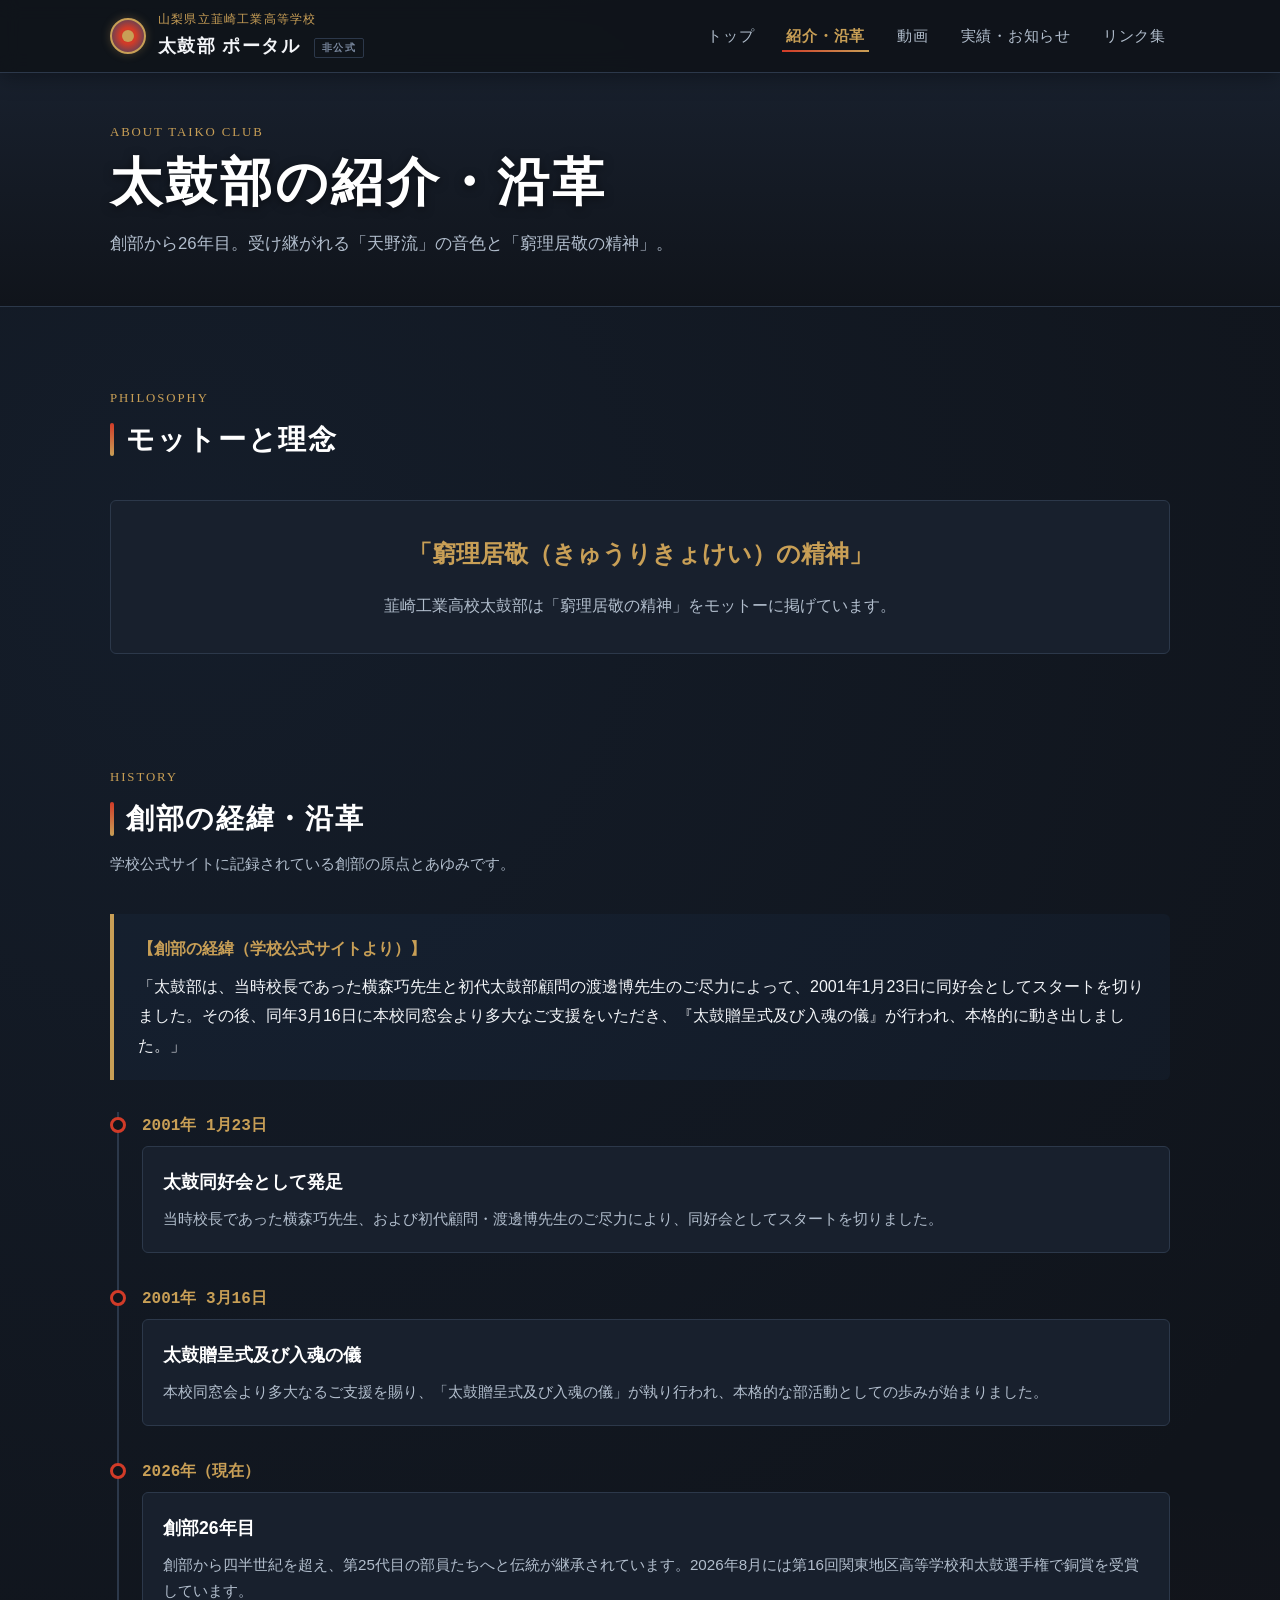
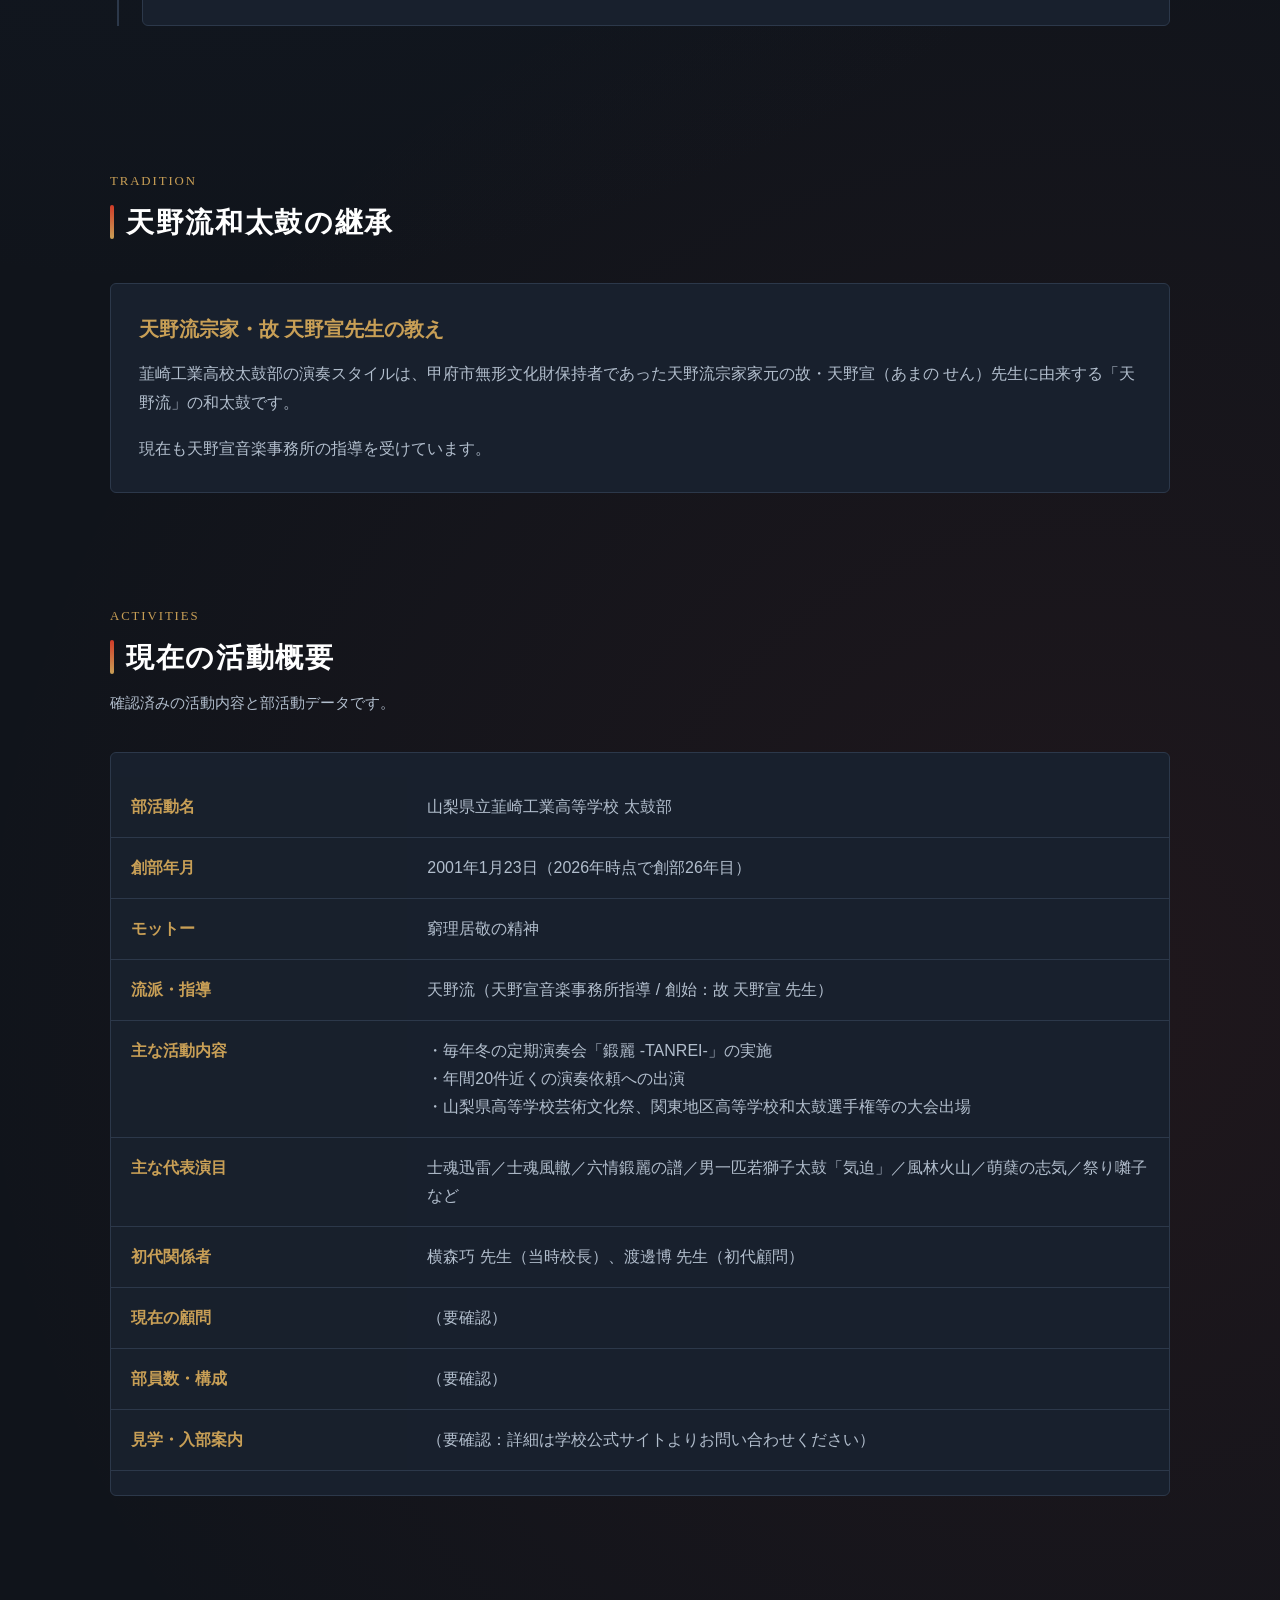
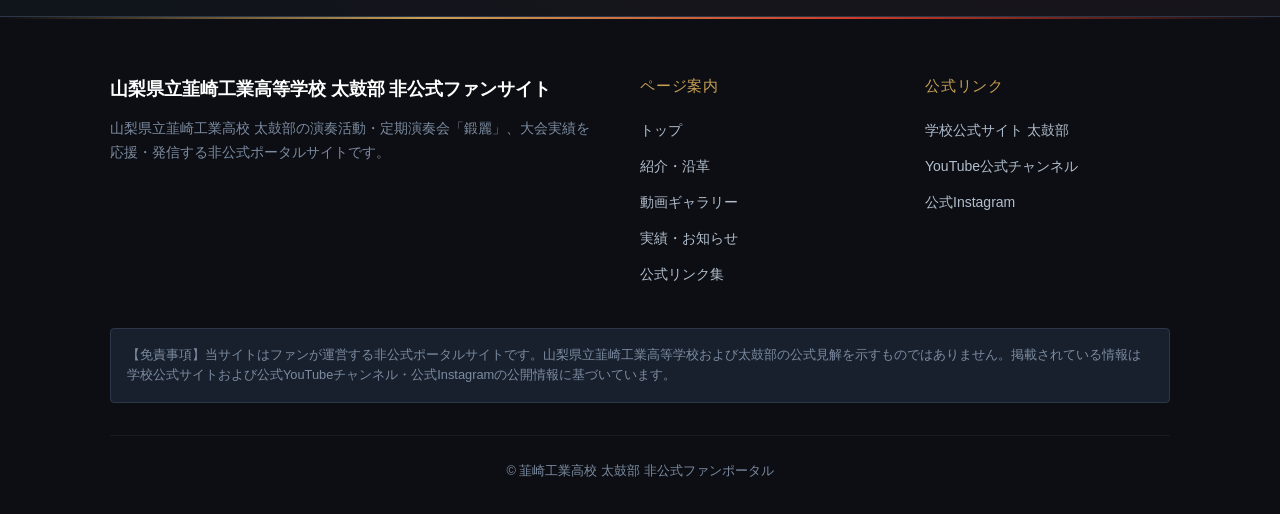
<file: archive/20260912-before-rebuild/about.html>
<!DOCTYPE html>
<html lang="ja">
<head>
  <meta charset="UTF-8">
  <meta name="viewport" content="width=device-width, initial-scale=1.0">
  <title>太鼓部の紹介・沿革｜山梨県立韮崎工業高等学校 太鼓部 非公式ポータル</title>
  <meta name="description" content="山梨県立韮崎工業高校 太鼓部の歴史と理念。2001年の創部から現在に至る沿革、天野流の教え、モットー「窮理居敬の精神」、現在の演奏活動概要をご紹介します。">
  <link rel="stylesheet" href="assets/style.css">
</head>
<body>
  <a href="#main-content" class="skip-link">本文へスキップ</a>

  <!-- 共通ヘッダー -->
  <header class="site-header" role="banner">
    <div class="container header-inner">
      <a href="index.html" class="brand" aria-label="韮崎工業高校太鼓部ポータル トップページ">
        <div class="brand-icon" aria-hidden="true"></div>
        <div class="brand-text">
          <span class="brand-school">山梨県立韮崎工業高等学校</span>
          <span class="brand-title">太鼓部 ポータル <span class="brand-badge">非公式</span></span>
        </div>
      </a>
      <button type="button" class="menu-toggle" aria-controls="primary-nav" aria-expanded="false" aria-label="メニューを開閉">
        <span class="menu-toggle-icon" aria-hidden="true"></span>
      </button>
      <nav id="primary-nav" class="main-nav" aria-label="メインナビゲーション">
        <ul class="nav-list">
          <li><a href="index.html" class="nav-link">トップ</a></li>
          <li><a href="about.html" class="nav-link active" aria-current="page">紹介・沿革</a></li>
          <li><a href="videos.html" class="nav-link">動画</a></li>
          <li><a href="news.html" class="nav-link">実績・お知らせ</a></li>
          <li><a href="links.html" class="nav-link">リンク集</a></li>
        </ul>
      </nav>
    </div>
  </header>

  <!-- ページヘッダー -->
  <section class="about-hero">
    <div class="container">
      <div class="section-subtitle">About Taiko Club</div>
      <h1 class="hero-title" style="margin-bottom: 0.75rem;">太鼓部の紹介・沿革</h1>
      <p style="color: var(--color-text-sub); font-size: 1.05rem;">
        創部から26年目。受け継がれる「天野流」の音色と「窮理居敬の精神」。
      </p>
    </div>
  </section>

  <!-- メインコンテンツ -->
  <main id="main-content">
    <div class="container">

      <!-- 基本理念・モットー -->
      <section class="section" style="padding-top: 0;" aria-labelledby="philosophy-title">
        <div class="section-header">
          <div class="section-subtitle">Philosophy</div>
          <h2 id="philosophy-title" class="section-title">モットーと理念</h2>
        </div>

        <div class="card" style="padding: 2rem;">
          <h3 style="color: var(--color-gold); font-family: var(--font-heading); font-size: 1.5rem; margin-bottom: 1rem; text-align: center;">
            「窮理居敬（きゅうりきょけい）の精神」
          </h3>
          <p style="color: var(--color-text-sub); line-height: 1.9; max-width: 800px; margin: 0 auto; text-align: center;">
            韮崎工業高校太鼓部は「窮理居敬の精神」をモットーに掲げています。
          </p>
        </div>
      </section>

      <!-- 創部の経緯と沿革 -->
      <section class="section" aria-labelledby="history-title">
        <div class="section-header">
          <div class="section-subtitle">History</div>
          <h2 id="history-title" class="section-title">創部の経緯・沿革</h2>
          <p class="section-desc">学校公式サイトに記録されている創部の原点とあゆみです。</p>
        </div>

        <div class="quote-box">
          <p style="font-weight: 600; margin-bottom: 0.5rem; color: var(--color-gold);">【創部の経緯（学校公式サイトより）】</p>
          <p>
            「太鼓部は、当時校長であった横森巧先生と初代太鼓部顧問の渡邊博先生のご尽力によって、2001年1月23日に同好会としてスタートを切りました。その後、同年3月16日に本校同窓会より多大なご支援をいただき、『太鼓贈呈式及び入魂の儀』が行われ、本格的に動き出しました。」
          </p>
        </div>

        <div class="timeline">
          <div class="timeline-item">
            <div class="timeline-dot" aria-hidden="true"></div>
            <div class="timeline-year">2001年 1月23日</div>
            <div class="timeline-content">
              <h3 style="font-size: 1.1rem; color: #fff; margin-bottom: 0.5rem;">太鼓同好会として発足</h3>
              <p style="color: var(--color-text-sub); font-size: 0.95rem;">
                当時校長であった横森巧先生、および初代顧問・渡邊博先生のご尽力により、同好会としてスタートを切りました。
              </p>
            </div>
          </div>

          <div class="timeline-item">
            <div class="timeline-dot" aria-hidden="true"></div>
            <div class="timeline-year">2001年 3月16日</div>
            <div class="timeline-content">
              <h3 style="font-size: 1.1rem; color: #fff; margin-bottom: 0.5rem;">太鼓贈呈式及び入魂の儀</h3>
              <p style="color: var(--color-text-sub); font-size: 0.95rem;">
                本校同窓会より多大なるご支援を賜り、「太鼓贈呈式及び入魂の儀」が執り行われ、本格的な部活動としての歩みが始まりました。
              </p>
            </div>
          </div>

          <div class="timeline-item">
            <div class="timeline-dot" aria-hidden="true"></div>
            <div class="timeline-year">2026年（現在）</div>
            <div class="timeline-content">
              <h3 style="font-size: 1.1rem; color: #fff; margin-bottom: 0.5rem;">創部26年目</h3>
              <p style="color: var(--color-text-sub); font-size: 0.95rem;">
                創部から四半世紀を超え、第25代目の部員たちへと伝統が継承されています。2026年8月には第16回関東地区高等学校和太鼓選手権で銅賞を受賞しています。
              </p>
            </div>
          </div>
        </div>
      </section>

      <!-- 流派と指導 -->
      <section class="section" aria-labelledby="style-title">
        <div class="section-header">
          <div class="section-subtitle">Tradition</div>
          <h2 id="style-title" class="section-title">天野流和太鼓の継承</h2>
        </div>

        <div class="card" style="padding: 1.75rem;">
          <h3 style="font-family: var(--font-heading); color: var(--color-gold); font-size: 1.25rem; margin-bottom: 0.75rem;">
            天野流宗家・故 天野宣先生の教え
          </h3>
          <p style="color: var(--color-text-sub); line-height: 1.85; margin-bottom: 1rem;">
            韮崎工業高校太鼓部の演奏スタイルは、甲府市無形文化財保持者であった天野流宗家家元の故・天野宣（あまの せん）先生に由来する「天野流」の和太鼓です。
          </p>
          <p style="color: var(--color-text-sub); line-height: 1.85;">
            現在も天野宣音楽事務所の指導を受けています。
          </p>
        </div>
      </section>

      <!-- 活動概要と現況 -->
      <section class="section" aria-labelledby="activity-title">
        <div class="section-header">
          <div class="section-subtitle">Activities</div>
          <h2 id="activity-title" class="section-title">現在の活動概要</h2>
          <p class="section-desc">確認済みの活動内容と部活動データです。</p>
        </div>

        <div class="card" style="overflow-x: auto;">
          <table class="info-table">
            <tbody>
              <tr>
                <th scope="row">部活動名</th>
                <td>山梨県立韮崎工業高等学校 太鼓部</td>
              </tr>
              <tr>
                <th scope="row">創部年月</th>
                <td>2001年1月23日（2026年時点で創部26年目）</td>
              </tr>
              <tr>
                <th scope="row">モットー</th>
                <td>窮理居敬の精神</td>
              </tr>
              <tr>
                <th scope="row">流派・指導</th>
                <td>天野流（天野宣音楽事務所指導 / 創始：故 天野宣 先生）</td>
              </tr>
              <tr>
                <th scope="row">主な活動内容</th>
                <td>
                  ・毎年冬の定期演奏会「鍛麗 -TANREI-」の実施<br>
                  ・年間20件近くの演奏依頼への出演<br>
                  ・山梨県高等学校芸術文化祭、関東地区高等学校和太鼓選手権等の大会出場
                </td>
              </tr>
              <tr>
                <th scope="row">主な代表演目</th>
                <td>士魂迅雷／士魂風轍／六情鍛麗の譜／男一匹若獅子太鼓「気迫」／風林火山／萌蘖の志気／祭り囃子 など</td>
              </tr>
              <tr>
                <th scope="row">初代関係者</th>
                <td>横森巧 先生（当時校長）、渡邊博 先生（初代顧問）</td>
              </tr>
              <tr>
                <th scope="row">現在の顧問</th>
                <td>（要確認）</td>
              </tr>
              <tr>
                <th scope="row">部員数・構成</th>
                <td>（要確認）</td>
              </tr>
              <tr>
                <th scope="row">見学・入部案内</th>
                <td>（要確認：詳細は学校公式サイトよりお問い合わせください）</td>
              </tr>
            </tbody>
          </table>
        </div>
      </section>

    </div>
  </main>

  <!-- 共通フッター -->
  <footer class="site-footer" role="contentinfo">
    <div class="container">
      <div class="footer-grid">
        <div>
          <div class="footer-brand-title">山梨県立韮崎工業高等学校 太鼓部 非公式ファンサイト</div>
          <p class="footer-brand-desc">
            山梨県立韮崎工業高校 太鼓部の演奏活動・定期演奏会「鍛麗」、大会実績を応援・発信する非公式ポータルサイトです。
          </p>
        </div>
        <div>
          <div class="footer-heading">ページ案内</div>
          <ul class="footer-nav-list">
            <li><a href="index.html" class="footer-nav-link">トップ</a></li>
            <li><a href="about.html" class="footer-nav-link">紹介・沿革</a></li>
            <li><a href="videos.html" class="footer-nav-link">動画ギャラリー</a></li>
            <li><a href="news.html" class="footer-nav-link">実績・お知らせ</a></li>
            <li><a href="links.html" class="footer-nav-link">公式リンク集</a></li>
          </ul>
        </div>
        <div>
          <div class="footer-heading">公式リンク</div>
          <ul class="footer-nav-list">
            <li><a href="https://www.nirasakith.kai.ed.jp/bukatudo/taiko/" class="footer-nav-link" target="_blank" rel="noopener noreferrer">学校公式サイト 太鼓部</a></li>
            <li><a href="https://www.youtube.com/channel/UCjIHn3E2Eji269ppA6b3VWQ" class="footer-nav-link" target="_blank" rel="noopener noreferrer">YouTube公式チャンネル</a></li>
            <li><a href="https://www.instagram.com/nirathtaiko23/" class="footer-nav-link" target="_blank" rel="noopener noreferrer">公式Instagram</a></li>
          </ul>
        </div>
      </div>
      <div class="footer-disclaimer">
        【免責事項】当サイトはファンが運営する非公式ポータルサイトです。山梨県立韮崎工業高等学校および太鼓部の公式見解を示すものではありません。掲載されている情報は学校公式サイトおよび公式YouTubeチャンネル・公式Instagramの公開情報に基づいています。
      </div>
      <div class="footer-bottom">
        <p>&copy; 韮崎工業高校 太鼓部 非公式ファンポータル</p>
      </div>
    </div>
  </footer>

  <script src="assets/script.js"></script>
</body>
</html>
</file>
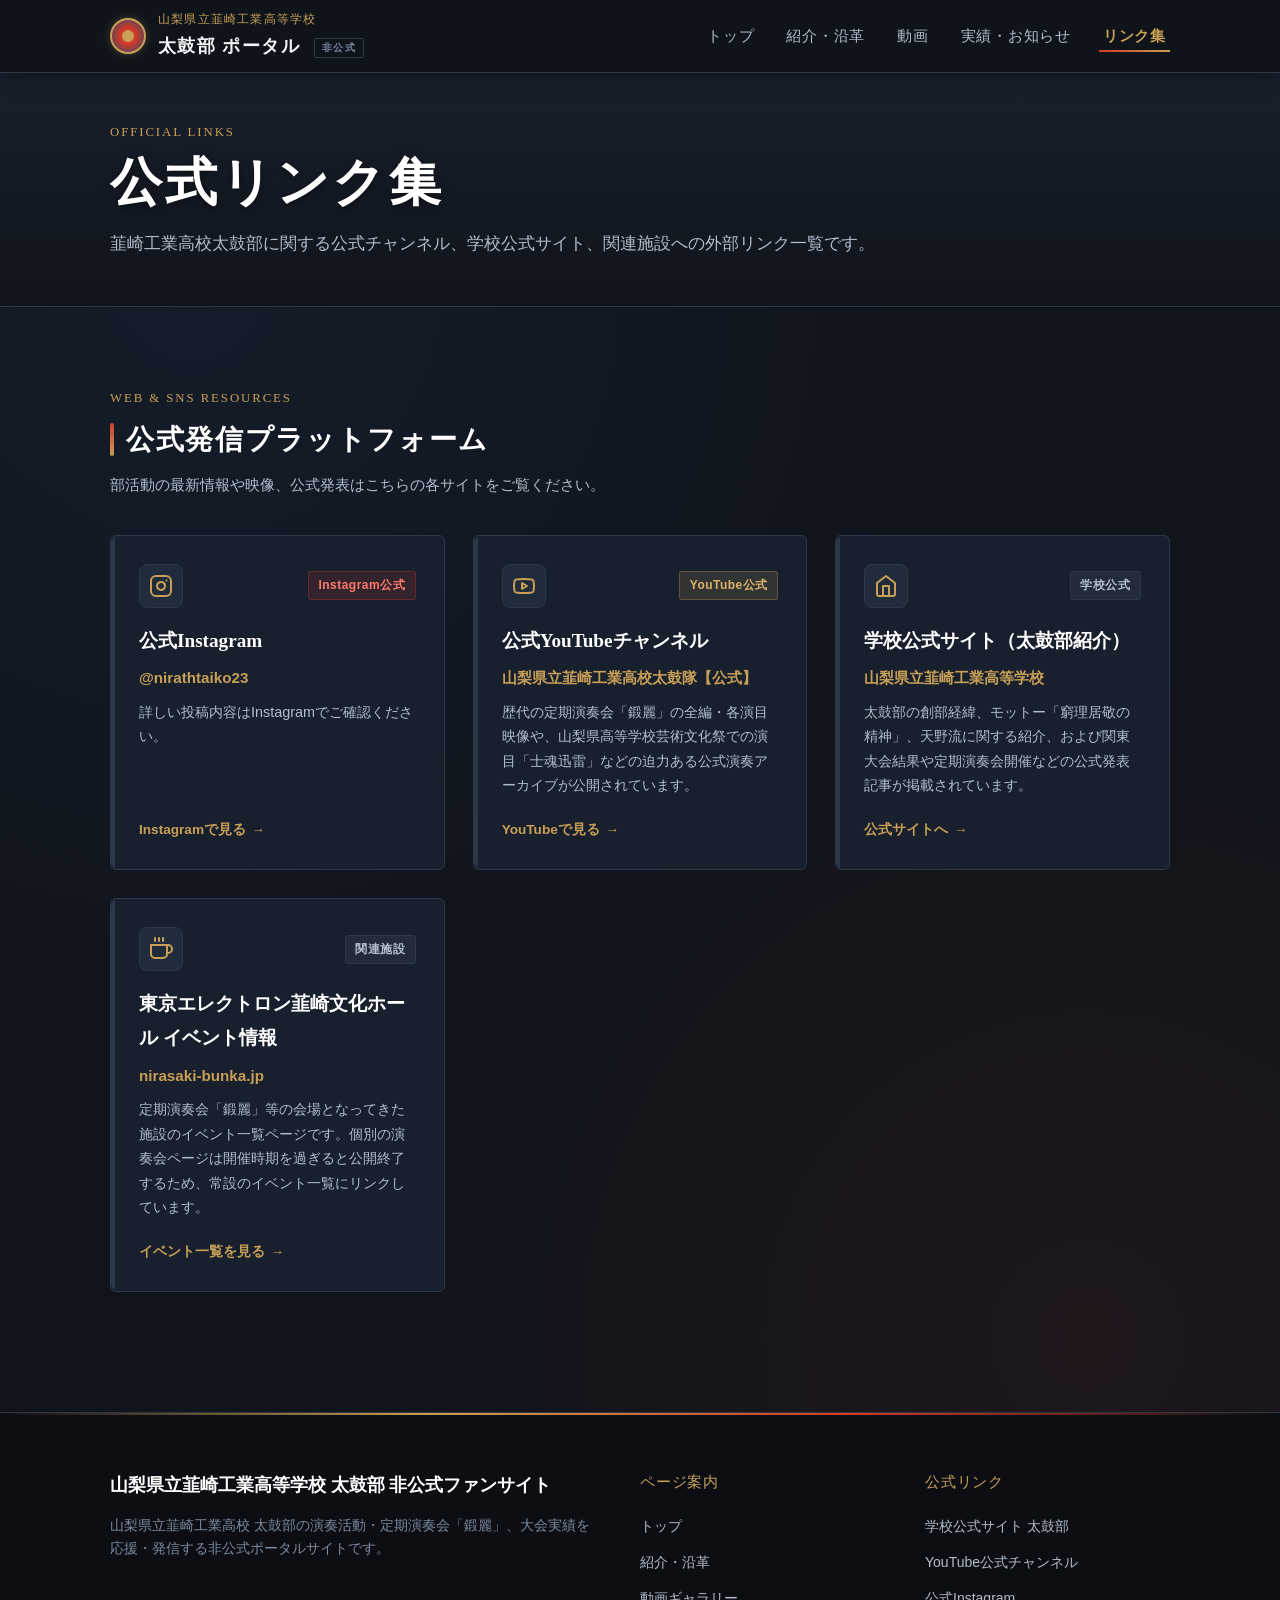
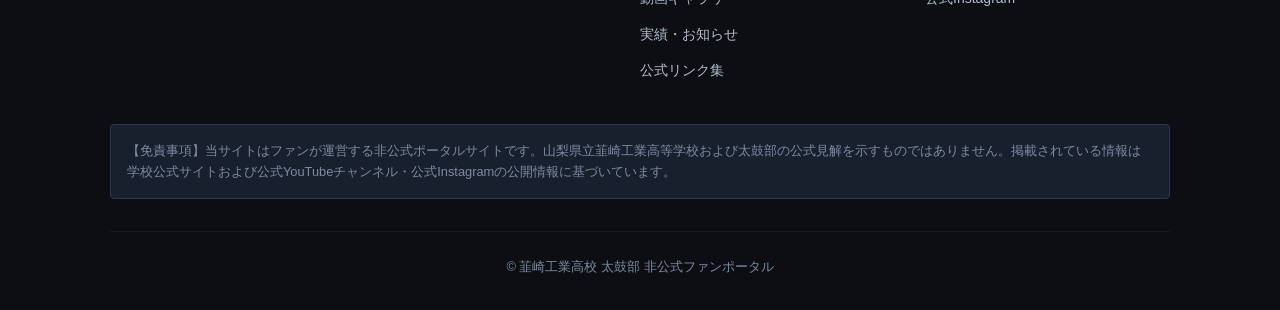
<file: archive/20260912-before-rebuild/links.html>
<!DOCTYPE html>
<html lang="ja">
<head>
  <meta charset="UTF-8">
  <meta name="viewport" content="width=device-width, initial-scale=1.0">
  <title>公式リンク集｜山梨県立韮崎工業高等学校 太鼓部 非公式ポータル</title>
  <meta name="description" content="山梨県立韮崎工業高校 太鼓部の公式関連リンク集。公式Instagram、YouTube公式チャンネル、学校公式サイト太鼓部ページ、韮崎文化ホール等のリンクをまとめています。">
  <link rel="stylesheet" href="assets/style.css">
</head>
<body>
  <a href="#main-content" class="skip-link">本文へスキップ</a>

  <!-- 共通ヘッダー -->
  <header class="site-header" role="banner">
    <div class="container header-inner">
      <a href="index.html" class="brand" aria-label="韮崎工業高校太鼓部ポータル トップページ">
        <div class="brand-icon" aria-hidden="true"></div>
        <div class="brand-text">
          <span class="brand-school">山梨県立韮崎工業高等学校</span>
          <span class="brand-title">太鼓部 ポータル <span class="brand-badge">非公式</span></span>
        </div>
      </a>
      <button type="button" class="menu-toggle" aria-controls="primary-nav" aria-expanded="false" aria-label="メニューを開閉">
        <span class="menu-toggle-icon" aria-hidden="true"></span>
      </button>
      <nav id="primary-nav" class="main-nav" aria-label="メインナビゲーション">
        <ul class="nav-list">
          <li><a href="index.html" class="nav-link">トップ</a></li>
          <li><a href="about.html" class="nav-link">紹介・沿革</a></li>
          <li><a href="videos.html" class="nav-link">動画</a></li>
          <li><a href="news.html" class="nav-link">実績・お知らせ</a></li>
          <li><a href="links.html" class="nav-link active" aria-current="page">リンク集</a></li>
        </ul>
      </nav>
    </div>
  </header>

  <!-- ページヘッダー -->
  <section class="about-hero">
    <div class="container">
      <div class="section-subtitle">Official Links</div>
      <h1 class="hero-title" style="margin-bottom: 0.75rem;">公式リンク集</h1>
      <p style="color: var(--color-text-sub); font-size: 1.05rem;">
        韮崎工業高校太鼓部に関する公式チャンネル、学校公式サイト、関連施設への外部リンク一覧です。
      </p>
    </div>
  </section>

  <!-- メインコンテンツ -->
  <main id="main-content">
    <div class="container">

      <section class="section" style="padding-top: 0;" aria-labelledby="links-list-title">
        <div class="section-header">
          <div class="section-subtitle">Web & SNS Resources</div>
          <h2 id="links-list-title" class="section-title">公式発信プラットフォーム</h2>
          <p class="section-desc">部活動の最新情報や映像、公式発表はこちらの各サイトをご覧ください。</p>
        </div>

        <div class="grid-2">
          <!-- Instagram -->
          <article class="card">
            <a href="https://www.instagram.com/nirathtaiko23/" class="link-card" target="_blank" rel="noopener noreferrer" style="height: 100%; border: none;">
              <div class="link-card-header">
                <div class="link-card-icon-wrap" aria-hidden="true">
                  <svg width="24" height="24" viewBox="0 0 24 24" fill="none" stroke="currentColor" stroke-width="2" stroke-linecap="round" stroke-linejoin="round"><rect width="20" height="20" x="2" y="2" rx="5" ry="5"/><path d="M16 11.37A4 4 0 1 1 12.63 8 4 4 0 0 1 16 11.37z"/><line x1="17.5" x2="17.51" y1="6.5" y2="6.5"/></svg>
                </div>
                <span class="badge badge-vermilion">Instagram公式</span>
              </div>
              <h3 class="link-card-title">公式Instagram</h3>
              <p style="color: var(--color-gold); font-size: 0.95rem; font-weight: 600; margin-bottom: 0.5rem;">@nirathtaiko23</p>
              <p class="link-card-desc">
                詳しい投稿内容はInstagramでご確認ください。
              </p>
              <div class="link-card-action">Instagramで見る</div>
            </a>
          </article>

          <!-- YouTube -->
          <article class="card">
            <a href="https://www.youtube.com/channel/UCjIHn3E2Eji269ppA6b3VWQ" class="link-card" target="_blank" rel="noopener noreferrer" style="height: 100%; border: none;">
              <div class="link-card-header">
                <div class="link-card-icon-wrap" aria-hidden="true">
                  <svg width="24" height="24" viewBox="0 0 24 24" fill="none" stroke="currentColor" stroke-width="2" stroke-linecap="round" stroke-linejoin="round"><path d="M2.5 17a24.12 24.12 0 0 1 0-10 2 2 0 0 1 1.4-1.4 49.56 49.56 0 0 1 16.2 0A2 2 0 0 1 21.5 7a24.12 24.12 0 0 1 0 10 2 2 0 0 1-1.4 1.4 49.55 49.55 0 0 1-16.2 0A2 2 0 0 1 2.5 17"/><path d="m10 15 5-3-5-3v6Z"/></svg>
                </div>
                <span class="badge badge-gold">YouTube公式</span>
              </div>
              <h3 class="link-card-title">公式YouTubeチャンネル</h3>
              <p style="color: var(--color-gold); font-size: 0.95rem; font-weight: 600; margin-bottom: 0.5rem;">山梨県立韮崎工業高校太鼓隊【公式】</p>
              <p class="link-card-desc">
                歴代の定期演奏会「鍛麗」の全編・各演目映像や、山梨県高等学校芸術文化祭での演目「士魂迅雷」などの迫力ある公式演奏アーカイブが公開されています。
              </p>
              <div class="link-card-action">YouTubeで見る</div>
            </a>
          </article>

          <!-- 学校公式サイト 太鼓部ページ -->
          <article class="card">
            <a href="https://www.nirasakith.kai.ed.jp/bukatudo/taiko/" class="link-card" target="_blank" rel="noopener noreferrer" style="height: 100%; border: none;">
              <div class="link-card-header">
                <div class="link-card-icon-wrap" aria-hidden="true">
                  <svg width="24" height="24" viewBox="0 0 24 24" fill="none" stroke="currentColor" stroke-width="2" stroke-linecap="round" stroke-linejoin="round"><path d="m3 9 9-7 9 7v11a2 2 0 0 1-2 2H5a2 2 0 0 1-2-2z"/><polyline points="9 22 9 12 15 12 15 22"/></svg>
                </div>
                <span class="badge badge-neutral">学校公式</span>
              </div>
              <h3 class="link-card-title">学校公式サイト（太鼓部紹介）</h3>
              <p style="color: var(--color-gold); font-size: 0.95rem; font-weight: 600; margin-bottom: 0.5rem;">山梨県立韮崎工業高等学校</p>
              <p class="link-card-desc">
                太鼓部の創部経緯、モットー「窮理居敬の精神」、天野流に関する紹介、および関東大会結果や定期演奏会開催などの公式発表記事が掲載されています。
              </p>
              <div class="link-card-action">公式サイトへ</div>
            </a>
          </article>

          <!-- 韮崎文化ホール イベントページ -->
          <article class="card">
            <a href="https://www.nirasaki-bunka.jp/event/" class="link-card" target="_blank" rel="noopener noreferrer" style="height: 100%; border: none;">
              <div class="link-card-header">
                <div class="link-card-icon-wrap" aria-hidden="true">
                  <svg width="24" height="24" viewBox="0 0 24 24" fill="none" stroke="currentColor" stroke-width="2" stroke-linecap="round" stroke-linejoin="round"><path d="M18 8h1a4 4 0 0 1 0 8h-1"/><path d="M2 8h16v9a4 4 0 0 1-4 4H6a4 4 0 0 1-4-4V8z"/><line x1="6" x2="6" y1="1" y2="4"/><line x1="10" x2="10" y1="1" y2="4"/><line x1="14" x2="14" y1="1" y2="4"/></svg>
                </div>
                <span class="badge badge-neutral">関連施設</span>
              </div>
              <h3 class="link-card-title">東京エレクトロン韮崎文化ホール イベント情報</h3>
              <p style="color: var(--color-gold); font-size: 0.95rem; font-weight: 600; margin-bottom: 0.5rem;">nirasaki-bunka.jp</p>
              <p class="link-card-desc">
                定期演奏会「鍛麗」等の会場となってきた施設のイベント一覧ページです。個別の演奏会ページは開催時期を過ぎると公開終了するため、常設のイベント一覧にリンクしています。
              </p>
              <div class="link-card-action">イベント一覧を見る</div>
            </a>
          </article>
        </div>
      </section>

    </div>
  </main>

  <!-- 共通フッター -->
  <footer class="site-footer" role="contentinfo">
    <div class="container">
      <div class="footer-grid">
        <div>
          <div class="footer-brand-title">山梨県立韮崎工業高等学校 太鼓部 非公式ファンサイト</div>
          <p class="footer-brand-desc">
            山梨県立韮崎工業高校 太鼓部の演奏活動・定期演奏会「鍛麗」、大会実績を応援・発信する非公式ポータルサイトです。
          </p>
        </div>
        <div>
          <div class="footer-heading">ページ案内</div>
          <ul class="footer-nav-list">
            <li><a href="index.html" class="footer-nav-link">トップ</a></li>
            <li><a href="about.html" class="footer-nav-link">紹介・沿革</a></li>
            <li><a href="videos.html" class="footer-nav-link">動画ギャラリー</a></li>
            <li><a href="news.html" class="footer-nav-link">実績・お知らせ</a></li>
            <li><a href="links.html" class="footer-nav-link">公式リンク集</a></li>
          </ul>
        </div>
        <div>
          <div class="footer-heading">公式リンク</div>
          <ul class="footer-nav-list">
            <li><a href="https://www.nirasakith.kai.ed.jp/bukatudo/taiko/" class="footer-nav-link" target="_blank" rel="noopener noreferrer">学校公式サイト 太鼓部</a></li>
            <li><a href="https://www.youtube.com/channel/UCjIHn3E2Eji269ppA6b3VWQ" class="footer-nav-link" target="_blank" rel="noopener noreferrer">YouTube公式チャンネル</a></li>
            <li><a href="https://www.instagram.com/nirathtaiko23/" class="footer-nav-link" target="_blank" rel="noopener noreferrer">公式Instagram</a></li>
          </ul>
        </div>
      </div>
      <div class="footer-disclaimer">
        【免責事項】当サイトはファンが運営する非公式ポータルサイトです。山梨県立韮崎工業高等学校および太鼓部の公式見解を示すものではありません。掲載されている情報は学校公式サイトおよび公式YouTubeチャンネル・公式Instagramの公開情報に基づいています。
      </div>
      <div class="footer-bottom">
        <p>&copy; 韮崎工業高校 太鼓部 非公式ファンポータル</p>
      </div>
    </div>
  </footer>

  <script src="assets/script.js"></script>
</body>
</html>
</file>
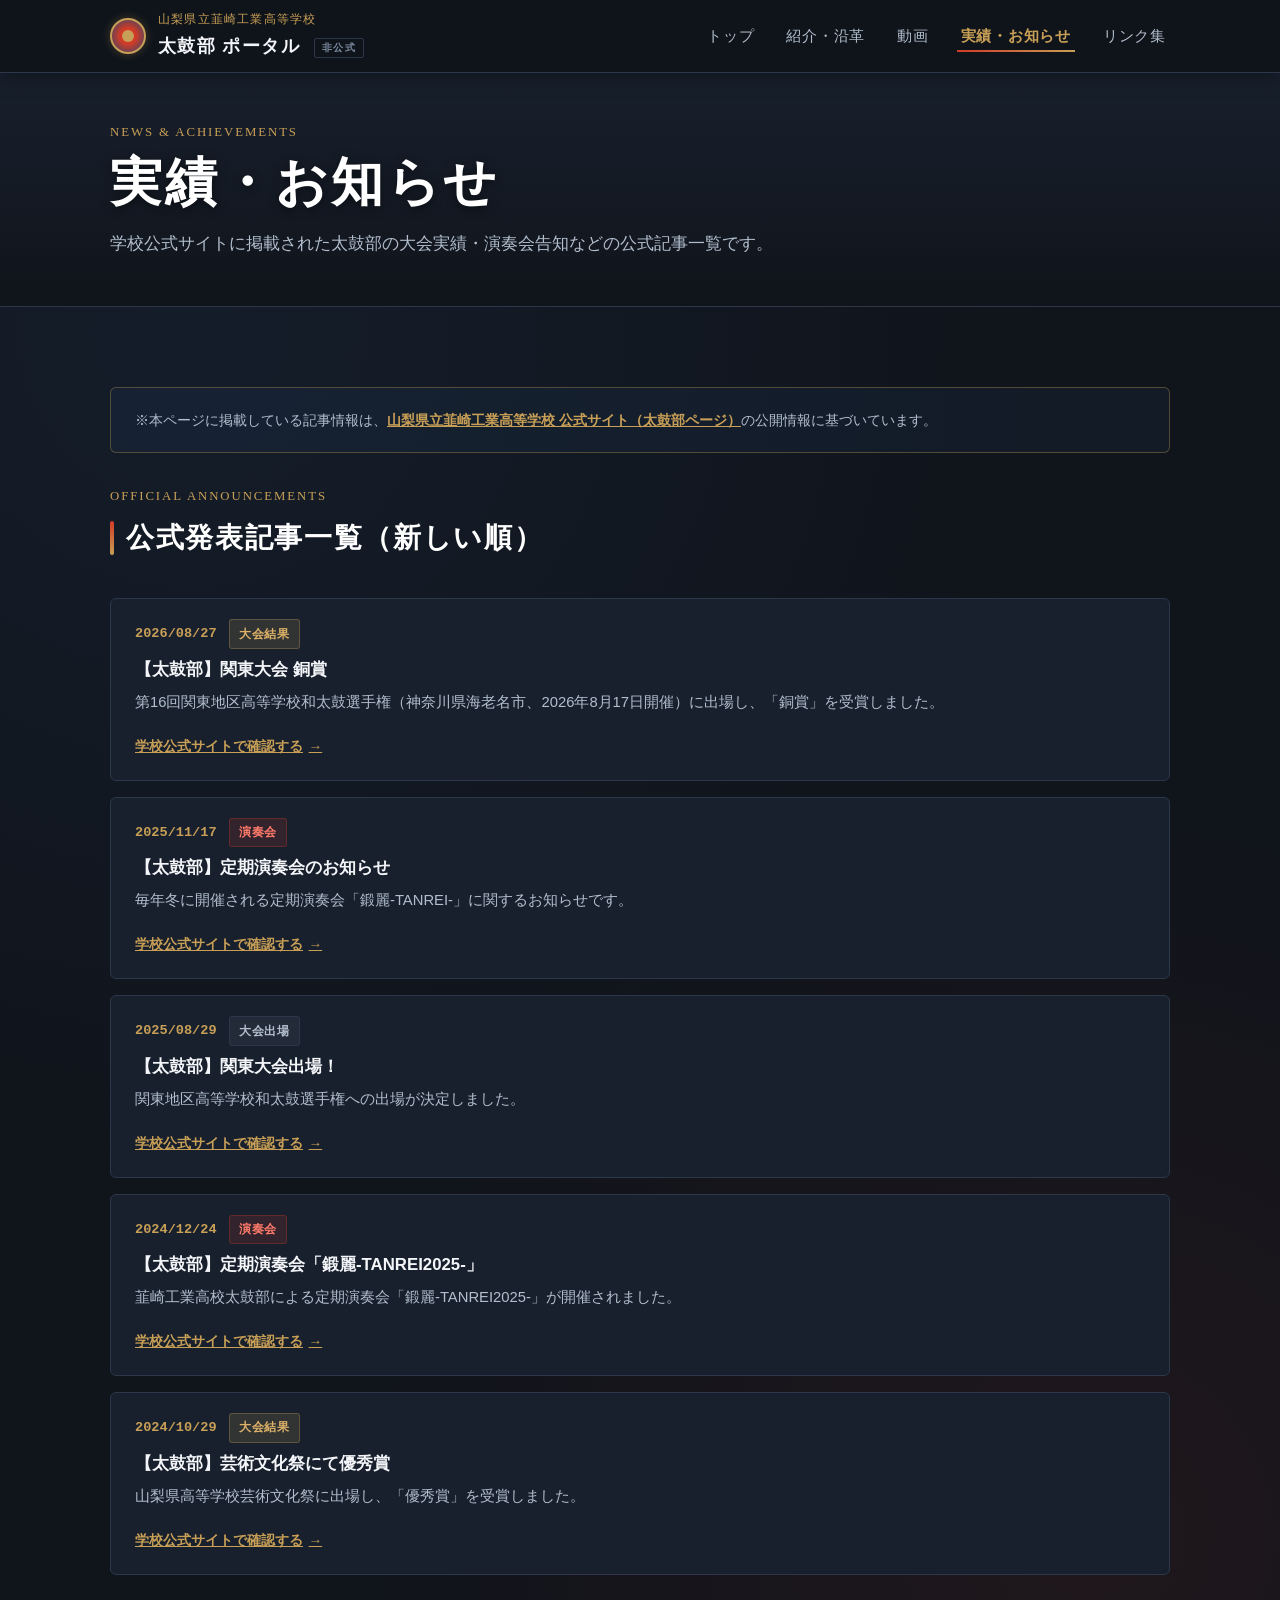
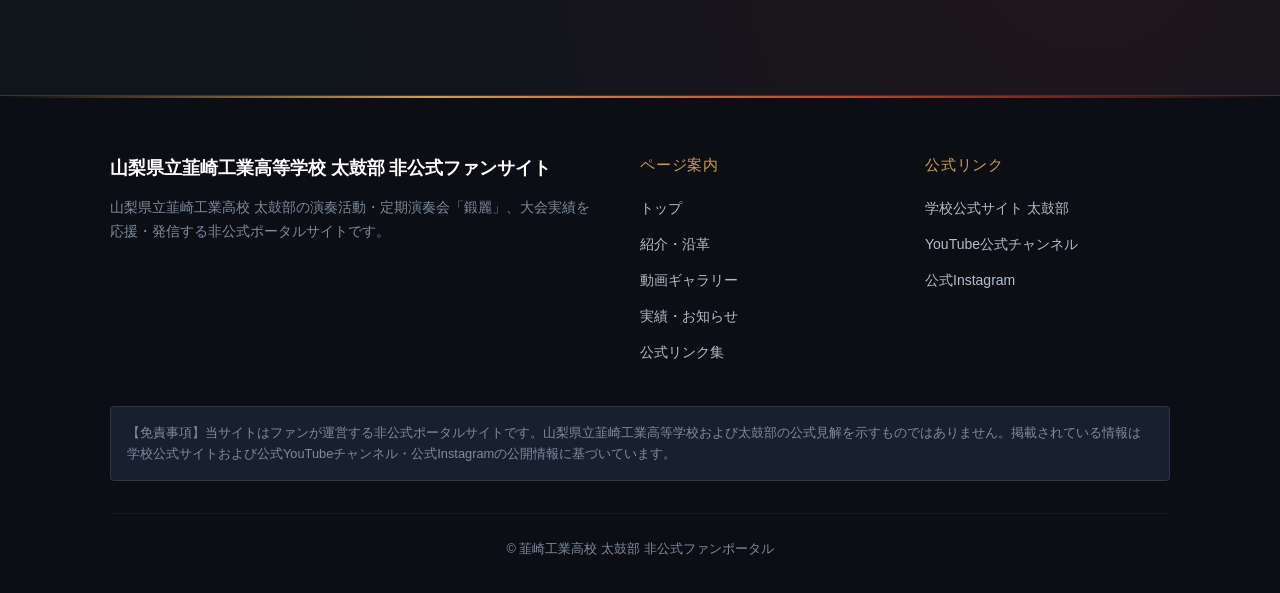
<file: archive/20260912-before-rebuild/news.html>
<!DOCTYPE html>
<html lang="ja">
<head>
  <meta charset="UTF-8">
  <meta name="viewport" content="width=device-width, initial-scale=1.0">
  <title>実績・お知らせ｜山梨県立韮崎工業高等学校 太鼓部 非公式ポータル</title>
  <meta name="description" content="山梨県立韮崎工業高校 太鼓部の大会実績・公演情報・お知らせ一覧。関東地区高等学校和太鼓選手権での受賞結果や定期演奏会「鍛麗」、芸術文化祭での優秀賞など、学校公式発表の情報を時系列でお届けします。">
  <link rel="stylesheet" href="assets/style.css">
</head>
<body>
  <a href="#main-content" class="skip-link">本文へスキップ</a>

  <!-- 共通ヘッダー -->
  <header class="site-header" role="banner">
    <div class="container header-inner">
      <a href="index.html" class="brand" aria-label="韮崎工業高校太鼓部ポータル トップページ">
        <div class="brand-icon" aria-hidden="true"></div>
        <div class="brand-text">
          <span class="brand-school">山梨県立韮崎工業高等学校</span>
          <span class="brand-title">太鼓部 ポータル <span class="brand-badge">非公式</span></span>
        </div>
      </a>
      <button type="button" class="menu-toggle" aria-controls="primary-nav" aria-expanded="false" aria-label="メニューを開閉">
        <span class="menu-toggle-icon" aria-hidden="true"></span>
      </button>
      <nav id="primary-nav" class="main-nav" aria-label="メインナビゲーション">
        <ul class="nav-list">
          <li><a href="index.html" class="nav-link">トップ</a></li>
          <li><a href="about.html" class="nav-link">紹介・沿革</a></li>
          <li><a href="videos.html" class="nav-link">動画</a></li>
          <li><a href="news.html" class="nav-link active" aria-current="page">実績・お知らせ</a></li>
          <li><a href="links.html" class="nav-link">リンク集</a></li>
        </ul>
      </nav>
    </div>
  </header>

  <!-- ページヘッダー -->
  <section class="about-hero">
    <div class="container">
      <div class="section-subtitle">News & Achievements</div>
      <h1 class="hero-title" style="margin-bottom: 0.75rem;">実績・お知らせ</h1>
      <p style="color: var(--color-text-sub); font-size: 1.05rem;">
        学校公式サイトに掲載された太鼓部の大会実績・演奏会告知などの公式記事一覧です。
      </p>
    </div>
  </section>

  <!-- メインコンテンツ -->
  <main id="main-content">
    <div class="container">

      <!-- 出典・案内ノート -->
      <section class="section" style="padding-top: 0; padding-bottom: 2rem;">
        <div class="card" style="padding: 1.25rem 1.5rem; background-color: rgba(39, 69, 109, 0.15); border-color: var(--color-border-accent);">
          <p style="color: var(--color-text-sub); font-size: 0.9rem; line-height: 1.7;">
            ※本ページに掲載している記事情報は、<a href="https://www.nirasakith.kai.ed.jp/bukatudo/taiko/" target="_blank" rel="noopener noreferrer" style="color: var(--color-gold); font-weight: 600; text-decoration: underline;">山梨県立韮崎工業高等学校 公式サイト（太鼓部ページ）</a>の公開情報に基づいています。
          </p>
        </div>
      </section>

      <!-- 記事タイムライン一覧 -->
      <section class="section" style="padding-top: 0;" aria-labelledby="news-archive-title">
        <div class="section-header">
          <div class="section-subtitle">Official Announcements</div>
          <h2 id="news-archive-title" class="section-title">公式発表記事一覧（新しい順）</h2>
        </div>

        <div class="news-list">
          <!-- 2026/8/27 -->
          <article class="news-item">
            <div class="news-meta">
              <time class="news-date" datetime="2026-08-27">2026/08/27</time>
              <span class="badge badge-gold">大会結果</span>
            </div>
            <h3 class="news-title">【太鼓部】関東大会 銅賞</h3>
            <p class="news-content">
              第16回関東地区高等学校和太鼓選手権（神奈川県海老名市、2026年8月17日開催）に出場し、「銅賞」を受賞しました。
            </p>
            <div style="margin-top: 0.5rem;">
              <a href="https://www.nirasakith.kai.ed.jp/bukatudo/taiko/" target="_blank" rel="noopener noreferrer" class="link-card-action" style="font-size: 0.85rem;">
                学校公式サイトで確認する
              </a>
            </div>
          </article>

          <!-- 2025/11/17 -->
          <article class="news-item">
            <div class="news-meta">
              <time class="news-date" datetime="2025-11-17">2025/11/17</time>
              <span class="badge badge-vermilion">演奏会</span>
            </div>
            <h3 class="news-title">【太鼓部】定期演奏会のお知らせ</h3>
            <p class="news-content">
              毎年冬に開催される定期演奏会「鍛麗-TANREI-」に関するお知らせです。
            </p>
            <div style="margin-top: 0.5rem;">
              <a href="https://www.nirasakith.kai.ed.jp/bukatudo/taiko/" target="_blank" rel="noopener noreferrer" class="link-card-action" style="font-size: 0.85rem;">
                学校公式サイトで確認する
              </a>
            </div>
          </article>

          <!-- 2025/8/29 -->
          <article class="news-item">
            <div class="news-meta">
              <time class="news-date" datetime="2025-08-29">2025/08/29</time>
              <span class="badge badge-neutral">大会出場</span>
            </div>
            <h3 class="news-title">【太鼓部】関東大会出場！</h3>
            <p class="news-content">
              関東地区高等学校和太鼓選手権への出場が決定しました。
            </p>
            <div style="margin-top: 0.5rem;">
              <a href="https://www.nirasakith.kai.ed.jp/bukatudo/taiko/" target="_blank" rel="noopener noreferrer" class="link-card-action" style="font-size: 0.85rem;">
                学校公式サイトで確認する
              </a>
            </div>
          </article>

          <!-- 2024/12/24 -->
          <article class="news-item">
            <div class="news-meta">
              <time class="news-date" datetime="2024-12-24">2024/12/24</time>
              <span class="badge badge-vermilion">演奏会</span>
            </div>
            <h3 class="news-title">【太鼓部】定期演奏会「鍛麗-TANREI2025-」</h3>
            <p class="news-content">
              韮崎工業高校太鼓部による定期演奏会「鍛麗-TANREI2025-」が開催されました。
            </p>
            <div style="margin-top: 0.5rem;">
              <a href="https://www.nirasakith.kai.ed.jp/bukatudo/taiko/" target="_blank" rel="noopener noreferrer" class="link-card-action" style="font-size: 0.85rem;">
                学校公式サイトで確認する
              </a>
            </div>
          </article>

          <!-- 2024/10/29 -->
          <article class="news-item">
            <div class="news-meta">
              <time class="news-date" datetime="2024-10-29">2024/10/29</time>
              <span class="badge badge-gold">大会結果</span>
            </div>
            <h3 class="news-title">【太鼓部】芸術文化祭にて優秀賞</h3>
            <p class="news-content">
              山梨県高等学校芸術文化祭に出場し、「優秀賞」を受賞しました。
            </p>
            <div style="margin-top: 0.5rem;">
              <a href="https://www.nirasakith.kai.ed.jp/bukatudo/taiko/" target="_blank" rel="noopener noreferrer" class="link-card-action" style="font-size: 0.85rem;">
                学校公式サイトで確認する
              </a>
            </div>
          </article>
        </div>
      </section>

    </div>
  </main>

  <!-- 共通フッター -->
  <footer class="site-footer" role="contentinfo">
    <div class="container">
      <div class="footer-grid">
        <div>
          <div class="footer-brand-title">山梨県立韮崎工業高等学校 太鼓部 非公式ファンサイト</div>
          <p class="footer-brand-desc">
            山梨県立韮崎工業高校 太鼓部の演奏活動・定期演奏会「鍛麗」、大会実績を応援・発信する非公式ポータルサイトです。
          </p>
        </div>
        <div>
          <div class="footer-heading">ページ案内</div>
          <ul class="footer-nav-list">
            <li><a href="index.html" class="footer-nav-link">トップ</a></li>
            <li><a href="about.html" class="footer-nav-link">紹介・沿革</a></li>
            <li><a href="videos.html" class="footer-nav-link">動画ギャラリー</a></li>
            <li><a href="news.html" class="footer-nav-link">実績・お知らせ</a></li>
            <li><a href="links.html" class="footer-nav-link">公式リンク集</a></li>
          </ul>
        </div>
        <div>
          <div class="footer-heading">公式リンク</div>
          <ul class="footer-nav-list">
            <li><a href="https://www.nirasakith.kai.ed.jp/bukatudo/taiko/" class="footer-nav-link" target="_blank" rel="noopener noreferrer">学校公式サイト 太鼓部</a></li>
            <li><a href="https://www.youtube.com/channel/UCjIHn3E2Eji269ppA6b3VWQ" class="footer-nav-link" target="_blank" rel="noopener noreferrer">YouTube公式チャンネル</a></li>
            <li><a href="https://www.instagram.com/nirathtaiko23/" class="footer-nav-link" target="_blank" rel="noopener noreferrer">公式Instagram</a></li>
          </ul>
        </div>
      </div>
      <div class="footer-disclaimer">
        【免責事項】当サイトはファンが運営する非公式ポータルサイトです。山梨県立韮崎工業高等学校および太鼓部の公式見解を示すものではありません。掲載されている情報は学校公式サイトおよび公式YouTubeチャンネル・公式Instagramの公開情報に基づいています。
      </div>
      <div class="footer-bottom">
        <p>&copy; 韮崎工業高校 太鼓部 非公式ファンポータル</p>
      </div>
    </div>
  </footer>

  <script src="assets/script.js"></script>
</body>
</html>
</file>
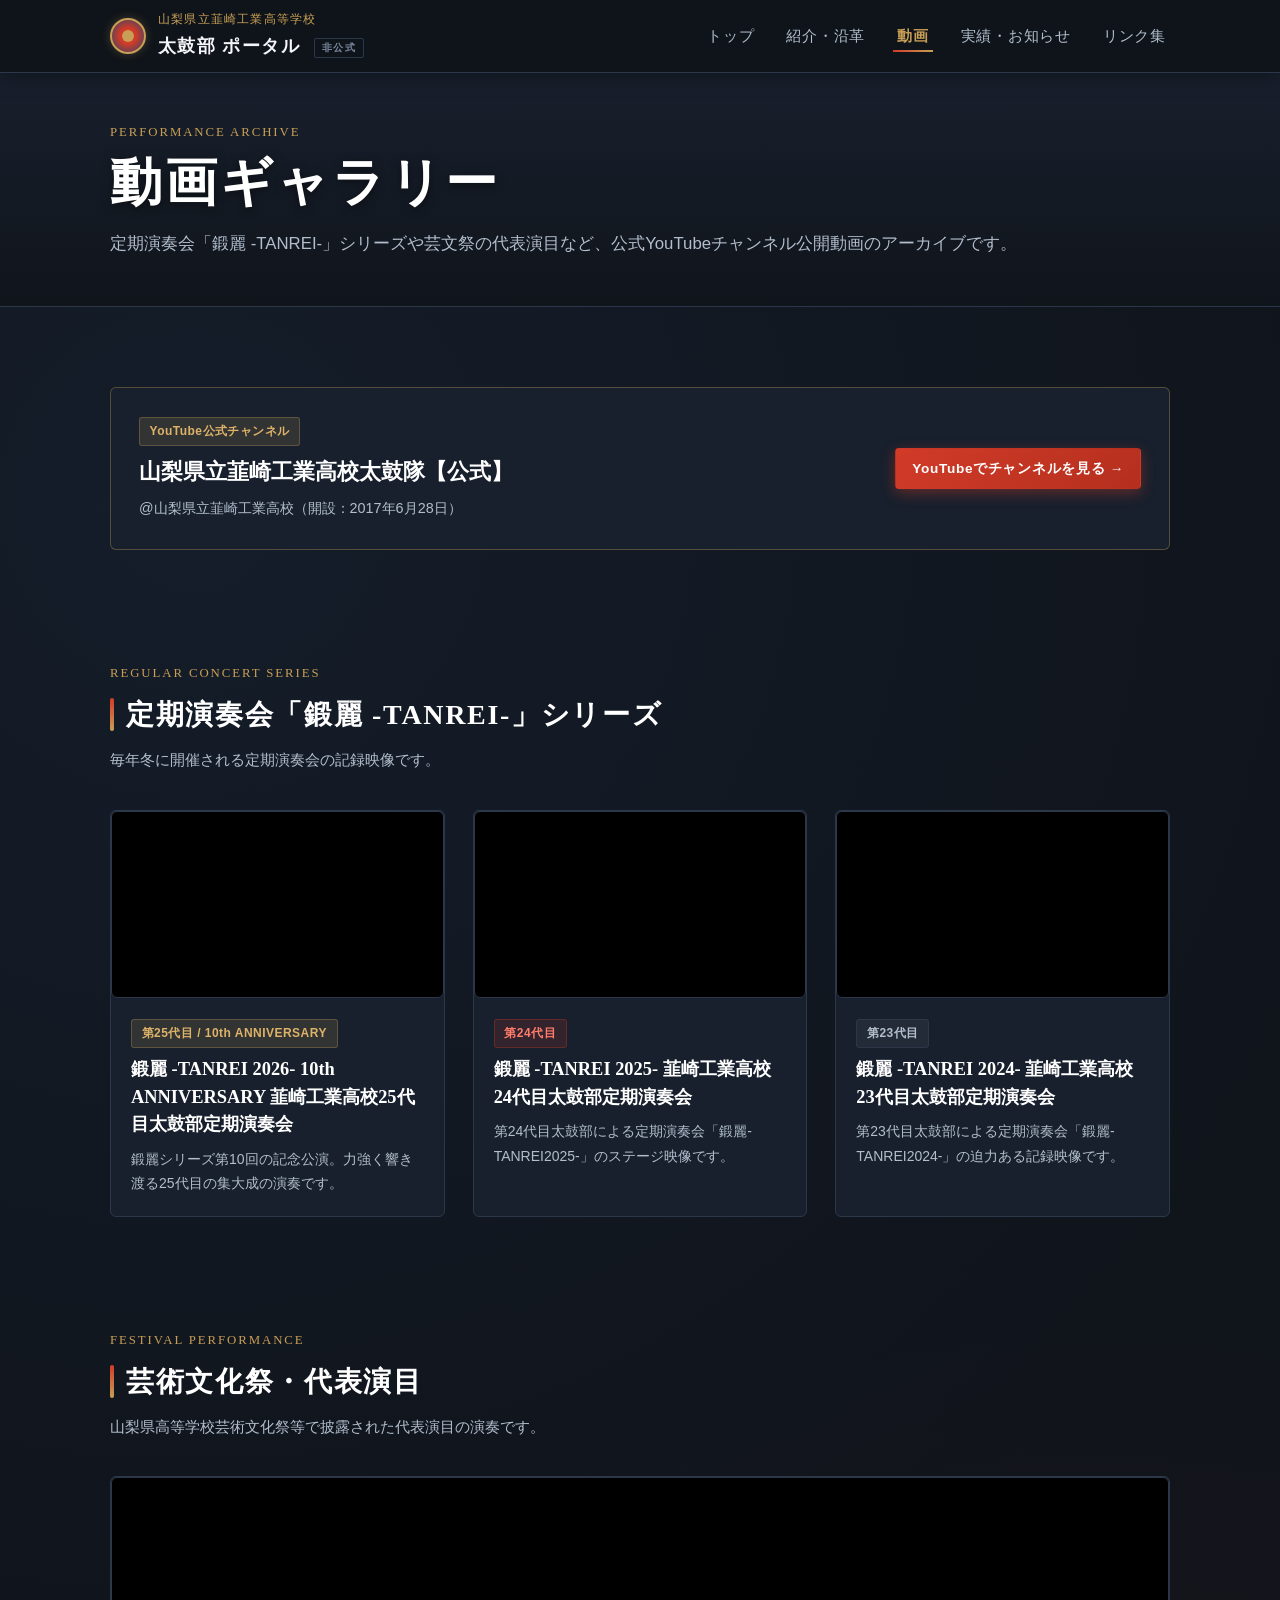
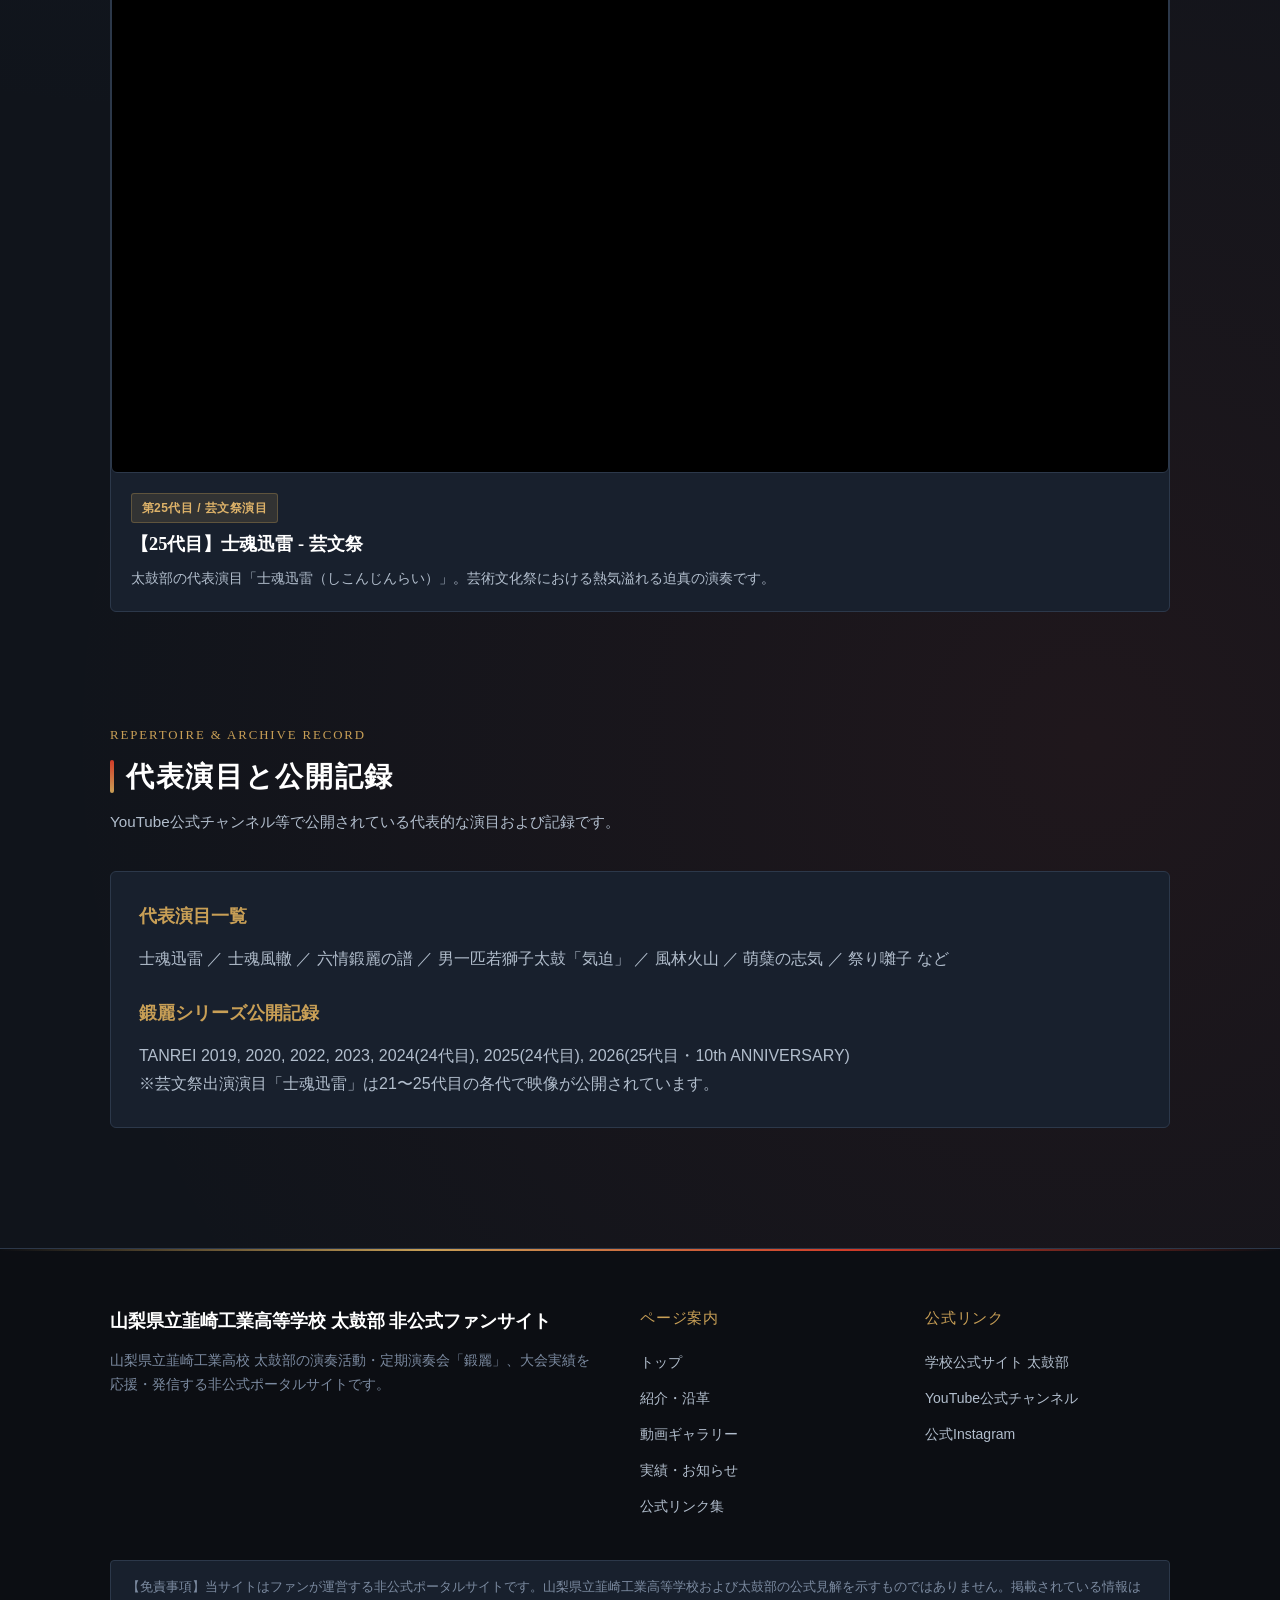
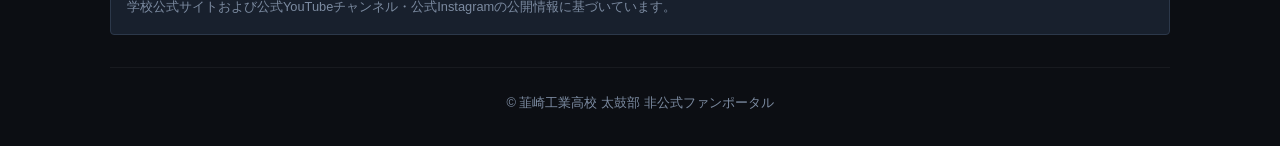
<file: archive/20260912-before-rebuild/videos.html>
<!DOCTYPE html>
<html lang="ja">
<head>
  <meta charset="UTF-8">
  <meta name="viewport" content="width=device-width, initial-scale=1.0">
  <title>動画ギャラリー｜山梨県立韮崎工業高等学校 太鼓部 非公式ポータル</title>
  <meta name="description" content="山梨県立韮崎工業高校 太鼓部の公式YouTube動画ギャラリー。定期演奏会「鍛麗-TANREI-」シリーズや、芸文祭で披露された代表演目「士魂迅雷」などの迫力ある演奏動画を掲載しています。">
  <link rel="stylesheet" href="assets/style.css">
</head>
<body>
  <a href="#main-content" class="skip-link">本文へスキップ</a>

  <!-- 共通ヘッダー -->
  <header class="site-header" role="banner">
    <div class="container header-inner">
      <a href="index.html" class="brand" aria-label="韮崎工業高校太鼓部ポータル トップページ">
        <div class="brand-icon" aria-hidden="true"></div>
        <div class="brand-text">
          <span class="brand-school">山梨県立韮崎工業高等学校</span>
          <span class="brand-title">太鼓部 ポータル <span class="brand-badge">非公式</span></span>
        </div>
      </a>
      <button type="button" class="menu-toggle" aria-controls="primary-nav" aria-expanded="false" aria-label="メニューを開閉">
        <span class="menu-toggle-icon" aria-hidden="true"></span>
      </button>
      <nav id="primary-nav" class="main-nav" aria-label="メインナビゲーション">
        <ul class="nav-list">
          <li><a href="index.html" class="nav-link">トップ</a></li>
          <li><a href="about.html" class="nav-link">紹介・沿革</a></li>
          <li><a href="videos.html" class="nav-link active" aria-current="page">動画</a></li>
          <li><a href="news.html" class="nav-link">実績・お知らせ</a></li>
          <li><a href="links.html" class="nav-link">リンク集</a></li>
        </ul>
      </nav>
    </div>
  </header>

  <!-- ページヘッダー -->
  <section class="about-hero">
    <div class="container">
      <div class="section-subtitle">Performance Archive</div>
      <h1 class="hero-title" style="margin-bottom: 0.75rem;">動画ギャラリー</h1>
      <p style="color: var(--color-text-sub); font-size: 1.05rem;">
        定期演奏会「鍛麗 -TANREI-」シリーズや芸文祭の代表演目など、公式YouTubeチャンネル公開動画のアーカイブです。
      </p>
    </div>
  </section>

  <!-- メインコンテンツ -->
  <main id="main-content">
    <div class="container">

      <!-- チャンネル概要カード -->
      <section class="section" style="padding-top: 0;" aria-labelledby="channel-info-title">
        <div class="card" style="padding: 1.75rem; border-color: var(--color-border-accent);">
          <div style="display: flex; justify-content: space-between; align-items: center; flex-wrap: wrap; gap: 1rem;">
            <div>
              <span class="badge badge-gold" style="margin-bottom: 0.5rem;">YouTube公式チャンネル</span>
              <h2 id="channel-info-title" style="font-family: var(--font-heading); font-size: 1.35rem; color: #fff; margin-bottom: 0.25rem;">
                山梨県立韮崎工業高校太鼓隊【公式】
              </h2>
              <p style="color: var(--color-text-sub); font-size: 0.9rem;">
                @山梨県立韮崎工業高校（開設：2017年6月28日）
              </p>
            </div>
            <div>
              <a href="https://www.youtube.com/channel/UCjIHn3E2Eji269ppA6b3VWQ" class="btn btn-primary btn-sm" target="_blank" rel="noopener noreferrer">
                YouTubeでチャンネルを見る →
              </a>
            </div>
          </div>
        </div>
      </section>

      <!-- 鍛麗シリーズセクション -->
      <section class="section" aria-labelledby="tanrei-section-title">
        <div class="section-header">
          <div class="section-subtitle">Regular Concert Series</div>
          <h2 id="tanrei-section-title" class="section-title">定期演奏会「鍛麗 -TANREI-」シリーズ</h2>
          <p class="section-desc">毎年冬に開催される定期演奏会の記録映像です。</p>
        </div>

        <div class="grid-2">
          <!-- 鍛麗2026 -->
          <article class="card">
            <div class="video-wrapper">
              <iframe 
                src="https://www.youtube.com/embed/4h8R6uvNiw8" 
                title="鍛麗 -TANREI 2026- 10th ANNIVERSARY 韮崎工業高校25代目太鼓部定期演奏会" 
                allow="accelerometer; autoplay; clipboard-write; encrypted-media; gyroscope; picture-in-picture; web-share" 
                referrerpolicy="strict-origin-when-cross-origin" 
                allowfullscreen>
              </iframe>
            </div>
            <div style="padding: 1.25rem;">
              <div style="margin-bottom: 0.5rem;">
                <span class="badge badge-gold">第25代目 / 10th ANNIVERSARY</span>
              </div>
              <h3 style="font-family: var(--font-heading); font-size: 1.15rem; color: #fff; line-height: 1.5; margin-bottom: 0.5rem;">
                鍛麗 -TANREI 2026- 10th ANNIVERSARY 韮崎工業高校25代目太鼓部定期演奏会
              </h3>
              <p style="color: var(--color-text-sub); font-size: 0.875rem;">
                鍛麗シリーズ第10回の記念公演。力強く響き渡る25代目の集大成の演奏です。
              </p>
            </div>
          </article>

          <!-- 鍛麗2025 -->
          <article class="card">
            <div class="video-wrapper">
              <iframe 
                src="https://www.youtube.com/embed/l3kJPuKmz9s" 
                title="鍛麗 -TANREI 2025- 韮崎工業高校24代目太鼓部定期演奏会" 
                allow="accelerometer; autoplay; clipboard-write; encrypted-media; gyroscope; picture-in-picture; web-share" 
                referrerpolicy="strict-origin-when-cross-origin" 
                allowfullscreen>
              </iframe>
            </div>
            <div style="padding: 1.25rem;">
              <div style="margin-bottom: 0.5rem;">
                <span class="badge badge-vermilion">第24代目</span>
              </div>
              <h3 style="font-family: var(--font-heading); font-size: 1.15rem; color: #fff; line-height: 1.5; margin-bottom: 0.5rem;">
                鍛麗 -TANREI 2025- 韮崎工業高校24代目太鼓部定期演奏会
              </h3>
              <p style="color: var(--color-text-sub); font-size: 0.875rem;">
                第24代目太鼓部による定期演奏会「鍛麗-TANREI2025-」のステージ映像です。
              </p>
            </div>
          </article>

          <!-- 鍛麗2024 -->
          <article class="card">
            <div class="video-wrapper">
              <iframe 
                src="https://www.youtube.com/embed/3No4D1lKDcE" 
                title="鍛麗 -TANREI 2024- 韮崎工業高校23代目太鼓部定期演奏会" 
                allow="accelerometer; autoplay; clipboard-write; encrypted-media; gyroscope; picture-in-picture; web-share" 
                referrerpolicy="strict-origin-when-cross-origin" 
                allowfullscreen>
              </iframe>
            </div>
            <div style="padding: 1.25rem;">
              <div style="margin-bottom: 0.5rem;">
                <span class="badge badge-neutral">第23代目</span>
              </div>
              <h3 style="font-family: var(--font-heading); font-size: 1.15rem; color: #fff; line-height: 1.5; margin-bottom: 0.5rem;">
                鍛麗 -TANREI 2024- 韮崎工業高校23代目太鼓部定期演奏会
              </h3>
              <p style="color: var(--color-text-sub); font-size: 0.875rem;">
                第23代目太鼓部による定期演奏会「鍛麗-TANREI2024-」の迫力ある記録映像です。
              </p>
            </div>
          </article>
        </div>
      </section>

      <!-- 芸術文化祭・演目セクション -->
      <section class="section" aria-labelledby="geibunsai-section-title">
        <div class="section-header">
          <div class="section-subtitle">Festival Performance</div>
          <h2 id="geibunsai-section-title" class="section-title">芸術文化祭・代表演目</h2>
          <p class="section-desc">山梨県高等学校芸術文化祭等で披露された代表演目の演奏です。</p>
        </div>

        <div class="grid-2">
          <!-- 士魂迅雷 25代目 -->
          <article class="card">
            <div class="video-wrapper">
              <iframe 
                src="https://www.youtube.com/embed/P__vNmzfZRw" 
                title="【25代目】士魂迅雷 - 芸文祭" 
                allow="accelerometer; autoplay; clipboard-write; encrypted-media; gyroscope; picture-in-picture; web-share" 
                referrerpolicy="strict-origin-when-cross-origin" 
                allowfullscreen>
              </iframe>
            </div>
            <div style="padding: 1.25rem;">
              <div style="margin-bottom: 0.5rem;">
                <span class="badge badge-gold">第25代目 / 芸文祭演目</span>
              </div>
              <h3 style="font-family: var(--font-heading); font-size: 1.15rem; color: #fff; line-height: 1.5; margin-bottom: 0.5rem;">
                【25代目】士魂迅雷 - 芸文祭
              </h3>
              <p style="color: var(--color-text-sub); font-size: 0.875rem;">
                太鼓部の代表演目「士魂迅雷（しこんじんらい）」。芸術文化祭における熱気溢れる迫真の演奏です。
              </p>
            </div>
          </article>
        </div>
      </section>

      <!-- 演目・アーカイブ情報 -->
      <section class="section" aria-labelledby="repertoire-title">
        <div class="section-header">
          <div class="section-subtitle">Repertoire & Archive Record</div>
          <h2 id="repertoire-title" class="section-title">代表演目と公開記録</h2>
          <p class="section-desc">YouTube公式チャンネル等で公開されている代表的な演目および記録です。</p>
        </div>

        <div class="card" style="padding: 1.75rem;">
          <h3 style="font-family: var(--font-heading); color: var(--color-gold); font-size: 1.15rem; margin-bottom: 0.75rem;">
            代表演目一覧
          </h3>
          <p style="color: var(--color-text-sub); line-height: 1.8; margin-bottom: 1.5rem;">
            士魂迅雷 ／ 士魂風轍 ／ 六情鍛麗の譜 ／ 男一匹若獅子太鼓「気迫」 ／ 風林火山 ／ 萌蘖の志気 ／ 祭り囃子 など
          </p>

          <h3 style="font-family: var(--font-heading); color: var(--color-gold); font-size: 1.15rem; margin-bottom: 0.75rem;">
            鍛麗シリーズ公開記録
          </h3>
          <p style="color: var(--color-text-sub); line-height: 1.8;">
            TANREI 2019, 2020, 2022, 2023, 2024(24代目), 2025(24代目), 2026(25代目・10th ANNIVERSARY)<br>
            ※芸文祭出演演目「士魂迅雷」は21〜25代目の各代で映像が公開されています。
          </p>
        </div>
      </section>

    </div>
  </main>

  <!-- 共通フッター -->
  <footer class="site-footer" role="contentinfo">
    <div class="container">
      <div class="footer-grid">
        <div>
          <div class="footer-brand-title">山梨県立韮崎工業高等学校 太鼓部 非公式ファンサイト</div>
          <p class="footer-brand-desc">
            山梨県立韮崎工業高校 太鼓部の演奏活動・定期演奏会「鍛麗」、大会実績を応援・発信する非公式ポータルサイトです。
          </p>
        </div>
        <div>
          <div class="footer-heading">ページ案内</div>
          <ul class="footer-nav-list">
            <li><a href="index.html" class="footer-nav-link">トップ</a></li>
            <li><a href="about.html" class="footer-nav-link">紹介・沿革</a></li>
            <li><a href="videos.html" class="footer-nav-link">動画ギャラリー</a></li>
            <li><a href="news.html" class="footer-nav-link">実績・お知らせ</a></li>
            <li><a href="links.html" class="footer-nav-link">公式リンク集</a></li>
          </ul>
        </div>
        <div>
          <div class="footer-heading">公式リンク</div>
          <ul class="footer-nav-list">
            <li><a href="https://www.nirasakith.kai.ed.jp/bukatudo/taiko/" class="footer-nav-link" target="_blank" rel="noopener noreferrer">学校公式サイト 太鼓部</a></li>
            <li><a href="https://www.youtube.com/channel/UCjIHn3E2Eji269ppA6b3VWQ" class="footer-nav-link" target="_blank" rel="noopener noreferrer">YouTube公式チャンネル</a></li>
            <li><a href="https://www.instagram.com/nirathtaiko23/" class="footer-nav-link" target="_blank" rel="noopener noreferrer">公式Instagram</a></li>
          </ul>
        </div>
      </div>
      <div class="footer-disclaimer">
        【免責事項】当サイトはファンが運営する非公式ポータルサイトです。山梨県立韮崎工業高等学校および太鼓部の公式見解を示すものではありません。掲載されている情報は学校公式サイトおよび公式YouTubeチャンネル・公式Instagramの公開情報に基づいています。
      </div>
      <div class="footer-bottom">
        <p>&copy; 韮崎工業高校 太鼓部 非公式ファンポータル</p>
      </div>
    </div>
  </footer>

  <script src="assets/script.js"></script>
</body>
</html>
</file>
<file: assets/style.css>
/* ==========================================================================
   山梨県立韮崎工業高等学校 太鼓部 ポータル（非公式）
   Design: 舞台写真が語る和太鼓の気迫・静けさ・響き
   ========================================================================== */

:root {
  /* 舞台写真由来のカラーシステム */
  --color-navy-deep: #0a1520;
  --color-navy-surface: #122131;
  --color-navy-card: #182b3d;
  --color-navy-border: #233b52;
  
  --color-gold: #dba548;
  --color-gold-hover: #edba68;
  --color-gold-pale: #fcf4e4;
  --color-gold-dark: #8c631e;
  
  --color-bg-light: #f4f6f8;
  --color-surface-white: #ffffff;
  --color-border-light: #d8e0e7;
  
  --color-text-dark: #14222e;
  --color-text-dark-sub: #495d6f;
  --color-text-dark-muted: #728495;
  
  --color-text-light: #f8fafc;
  --color-text-light-sub: #cbd7e2;
  --color-text-light-muted: #8fa5ba;

  --color-badge-unofficial: #274059;
  --color-badge-unofficial-text: #e2ecf5;

  /* タイポグラフィ */
  --font-serif: "Yu Mincho", "YuMincho", "Hiragino Mincho ProN", serif;
  --font-sans: -apple-system, BlinkMacSystemFont, "Hiragino Kaku Gothic ProN", "Yu Gothic", "Meiryo", sans-serif;

  /* レイアウト寸法 */
  --max-width: 1120px;
  --header-height: 68px;
  --radius-sm: 4px;
  --radius-md: 8px;
  --radius-lg: 12px;

  /* トランジション */
  --ease-out: cubic-bezier(0.16, 1, 0.3, 1);
  --duration-short: 180ms;
  --duration-normal: 260ms;
}

/* --------------------------------------------------------------------------
   リセット & ベース
   -------------------------------------------------------------------------- */
*, *::before, *::after {
  box-sizing: border-box;
  margin: 0;
  padding: 0;
}

html {
  font-size: 16px;
  scroll-behavior: smooth;
  -webkit-text-size-adjust: 100%;
}

body {
  font-family: var(--font-sans);
  background-color: var(--color-bg-light);
  color: var(--color-text-dark);
  line-height: 1.85;
  min-height: 100vh;
  display: flex;
  flex-direction: column;
  overflow-x: hidden;
  position: relative;
}

img, picture, video {
  max-width: 100%;
  height: auto;
  display: block;
}

a {
  color: inherit;
  text-decoration: none;
  transition: color var(--duration-short) ease;
}

button {
  font: inherit;
  cursor: pointer;
  border: none;
  background: none;
}

/* フォーカスリング（アクセシビリティ担保） */
:focus-visible {
  outline: 2px solid var(--color-gold);
  outline-offset: 3px;
}

/* スキップリンク */
.skip-link {
  position: absolute;
  top: -120px;
  left: 1rem;
  background: var(--color-navy-deep);
  color: var(--color-gold);
  padding: 0.75rem 1.25rem;
  border: 1px solid var(--color-gold);
  border-radius: var(--radius-sm);
  font-weight: 700;
  z-index: 9999;
  transition: top var(--duration-short) var(--ease-out);
}
.skip-link:focus {
  top: 1rem;
}

.container {
  width: 100%;
  max-width: var(--max-width);
  margin-left: auto;
  margin-right: auto;
  padding-left: 1.25rem;
  padding-right: 1.25rem;
}

/* --------------------------------------------------------------------------
   ヘッダー
   -------------------------------------------------------------------------- */
.site-header {
  position: sticky;
  top: 0;
  z-index: 100;
  background-color: rgba(10, 21, 32, 0.94);
  backdrop-filter: blur(8px);
  -webkit-backdrop-filter: blur(8px);
  border-bottom: 1px solid rgba(221, 168, 83, 0.18);
  height: var(--header-height);
  display: flex;
  align-items: center;
}

.header-inner {
  display: flex;
  align-items: center;
  justify-content: space-between;
}

.brand {
  display: flex;
  flex-direction: column;
  justify-content: center;
  text-decoration: none;
  padding: 0.25rem 0;
}

.brand-school {
  font-size: 0.75rem;
  letter-spacing: 0.05em;
  color: var(--color-text-light-muted);
  font-weight: 500;
}

.brand-main {
  display: flex;
  align-items: center;
  gap: 0.5rem;
}

.brand-name {
  font-family: var(--font-serif);
  font-size: 1.18rem;
  font-weight: 700;
  color: var(--color-text-light);
  letter-spacing: 0.04em;
}

.brand-badge {
  display: inline-block;
  font-size: 0.68rem;
  background: var(--color-badge-unofficial);
  color: var(--color-badge-unofficial-text);
  padding: 0.15rem 0.45rem;
  border-radius: var(--radius-sm);
  letter-spacing: 0.02em;
  font-weight: 600;
}

/* ナビゲーション（PC） */
.main-nav {
  display: flex;
  align-items: center;
}

.nav-list {
  display: flex;
  align-items: center;
  list-style: none;
  gap: 0.5rem;
}

.nav-link {
  display: inline-flex;
  align-items: center;
  justify-content: center;
  min-height: 44px;
  padding: 0.5rem 0.85rem;
  font-size: 0.92rem;
  color: var(--color-text-light-sub);
  border-bottom: 2px solid transparent;
  transition: all var(--duration-short) ease;
}

.nav-link:hover {
  color: var(--color-gold);
}

.nav-link.active {
  color: var(--color-text-light);
  font-weight: 700;
  border-bottom-color: var(--color-gold);
}

/* スマホメニューボタン */
.menu-toggle {
  display: none;
  min-width: 44px;
  min-height: 44px;
  align-items: center;
  justify-content: center;
  padding: 0.5rem;
  color: var(--color-text-light);
}

.menu-toggle-box {
  width: 24px;
  height: 18px;
  position: relative;
  display: block;
}

.menu-toggle-bar {
  position: absolute;
  left: 0;
  width: 100%;
  height: 2px;
  background-color: var(--color-text-light);
  transition: transform var(--duration-normal) var(--ease-out), top var(--duration-normal) var(--ease-out), opacity var(--duration-normal) ease;
}
.menu-toggle-bar:nth-child(1) { top: 0; }
.menu-toggle-bar:nth-child(2) { top: 8px; }
.menu-toggle-bar:nth-child(3) { top: 16px; }

.menu-toggle[aria-expanded="true"] .menu-toggle-bar:nth-child(1) {
  top: 8px;
  transform: rotate(45deg);
}
.menu-toggle[aria-expanded="true"] .menu-toggle-bar:nth-child(2) {
  opacity: 0;
}
.menu-toggle[aria-expanded="true"] .menu-toggle-bar:nth-child(3) {
  top: 8px;
  transform: rotate(-45deg);
}

/* --------------------------------------------------------------------------
   ヒーローセクション（トップページ）
   -------------------------------------------------------------------------- */
.hero {
  position: relative;
  min-height: 88vh;
  display: flex;
  align-items: center;
  background-color: var(--color-navy-deep);
  color: var(--color-text-light);
  overflow: hidden;
}

.hero-media {
  position: absolute;
  top: 0;
  left: 0;
  width: 100%;
  height: 100%;
  z-index: 1;
  overflow: hidden;
}

/* ヒーロースライダー（複数写真のクロスフェード切替） */
.hero-slider {
  position: absolute;
  top: 0;
  left: 0;
  width: 100%;
  height: 100%;
}

.hero-slides {
  position: absolute;
  top: 0;
  left: 0;
  width: 100%;
  height: 100%;
}

.hero-slide {
  position: absolute;
  top: 0;
  left: 0;
  width: 100%;
  height: 100%;
  opacity: 0;
  visibility: hidden;
  transition: opacity 1.2s cubic-bezier(0.4, 0, 0.2, 1), visibility 1.2s;
  pointer-events: none;
}

.hero-slide.is-active {
  opacity: 1;
  visibility: visible;
  z-index: 1;
  pointer-events: auto;
}

.hero-image {
  width: 100%;
  height: 100%;
  object-fit: cover;
  object-position: center 38%;
  display: block;
}

/* 舞台写真のコントラスト保護グラデーション（Scrum） */
.hero-scrum {
  position: absolute;
  top: 0;
  left: 0;
  width: 100%;
  height: 100%;
  z-index: 2;
  background: linear-gradient(
    135deg,
    rgba(10, 21, 32, 0.92) 0%,
    rgba(10, 21, 32, 0.78) 35%,
    rgba(10, 21, 32, 0.45) 70%,
    rgba(10, 21, 32, 0.65) 100%
  );
  pointer-events: none;
}

/* スライダー操作インジケーター */
.hero-slider-nav {
  position: absolute;
  bottom: 2rem;
  right: 2.5rem;
  z-index: 10;
  display: flex;
  align-items: center;
  gap: 0.6rem;
}

.hero-slider-dot {
  position: relative;
  width: 32px;
  height: 4px;
  padding: 0;
  background-color: rgba(255, 255, 255, 0.3);
  border: none;
  border-radius: 2px;
  cursor: pointer;
  transition: all var(--duration-normal) var(--ease-out);
}

/* タップ領域拡大（44x44px以上を確保） */
.hero-slider-dot::before {
  content: "";
  position: absolute;
  top: 50%;
  left: 50%;
  transform: translate(-50%, -50%);
  width: 44px;
  height: 44px;
}

.hero-slider-dot:hover {
  background-color: rgba(255, 255, 255, 0.6);
}

.hero-slider-dot.is-active {
  width: 48px;
  background-color: var(--color-gold);
  box-shadow: 0 0 10px rgba(221, 168, 83, 0.6);
}

.hero-slider-dot:focus-visible {
  outline: 2px solid var(--color-gold);
  outline-offset: 4px;
}

@media (max-width: 768px) {
  .hero-slider-nav {
    bottom: 1.25rem;
    right: 1.25rem;
    gap: 0.5rem;
  }
  .hero-slider-dot {
    width: 24px;
    height: 3px;
  }
  .hero-slider-dot.is-active {
    width: 36px;
  }
}

.hero-content {
  position: relative;
  z-index: 5;
  max-width: 680px;
  padding-top: 3.5rem;
  padding-bottom: 4rem;
  animation: heroTextReveal 850ms var(--ease-out) forwards;
}

@keyframes heroTextReveal {
  from {
    opacity: 0;
    transform: translateY(12px);
  }
  to {
    opacity: 1;
    transform: translateY(0);
  }
}

.hero-meta {
  display: flex;
  align-items: center;
  gap: 0.75rem;
  margin-bottom: 1.25rem;
}

.hero-school-tag {
  font-size: 0.85rem;
  color: var(--color-gold-pale);
  letter-spacing: 0.08em;
  font-weight: 500;
}

.hero-motto-tag {
  font-size: 0.75rem;
  border: 1px solid rgba(221, 168, 83, 0.4);
  color: var(--color-gold);
  padding: 0.15rem 0.55rem;
  border-radius: var(--radius-sm);
  letter-spacing: 0.06em;
}

.hero-title {
  font-family: var(--font-serif);
  font-size: clamp(2.3rem, 5.2vw, 4.2rem);
  font-weight: 700;
  line-height: 1.24;
  letter-spacing: 0.03em;
  color: #ffffff;
  background: linear-gradient(135deg, #ffffff 0%, #fff4dc 45%, #e5b96c 100%);
  -webkit-background-clip: text;
  -webkit-text-fill-color: transparent;
  margin-bottom: 1.5rem;
  filter: drop-shadow(0 4px 16px rgba(0, 0, 0, 0.75));
}


.hero-lead {
  font-size: clamp(0.98rem, 1.8vw, 1.12rem);
  line-height: 1.9;
  color: var(--color-text-light-sub);
  margin-bottom: 2.25rem;
  max-width: 580px;
  text-shadow: 0 1px 6px rgba(0, 0, 0, 0.7);
}

.hero-actions {
  display: flex;
  flex-wrap: wrap;
  gap: 1rem;
  align-items: center;
}

/* ボタン */
.btn {
  display: inline-flex;
  align-items: center;
  justify-content: center;
  min-height: 48px;
  padding: 0.65rem 1.6rem;
  border-radius: var(--radius-sm);
  font-weight: 600;
  font-size: 0.95rem;
  letter-spacing: 0.02em;
  text-decoration: none;
  transition: all var(--duration-short) ease;
  cursor: pointer;
}

.btn-primary {
  background-color: var(--color-gold);
  color: var(--color-navy-deep);
  box-shadow: 0 4px 14px rgba(221, 168, 83, 0.35);
}
.btn-primary:hover {
  background-color: var(--color-gold-hover);
  transform: translateY(-1px);
  box-shadow: 0 6px 18px rgba(221, 168, 83, 0.45);
}

.btn-secondary {
  background-color: rgba(255, 255, 255, 0.1);
  color: var(--color-text-light);
  border: 1px solid rgba(255, 255, 255, 0.3);
  backdrop-filter: blur(4px);
}
.btn-secondary:hover {
  background-color: rgba(255, 255, 255, 0.2);
  border-color: rgba(255, 255, 255, 0.6);
  color: #ffffff;
}

.btn-outline-dark {
  background-color: transparent;
  color: var(--color-navy-deep);
  border: 1px solid var(--color-navy-border);
}
.btn-outline-dark:hover {
  background-color: var(--color-navy-deep);
  color: #ffffff;
}

/* --------------------------------------------------------------------------
   下層ページ用 ページヘッダー
   -------------------------------------------------------------------------- */
.page-banner {
  background-color: var(--color-navy-deep);
  color: var(--color-text-light);
  padding: 3.5rem 0 3rem;
  border-bottom: 1px solid var(--color-navy-border);
  position: relative;
}

.page-banner-title {
  font-family: var(--font-serif);
  font-size: clamp(1.8rem, 3.8vw, 2.7rem);
  font-weight: 700;
  color: #ffffff;
  margin-bottom: 0.65rem;
  letter-spacing: 0.04em;
}

.page-banner-desc {
  font-size: 1rem;
  color: var(--color-text-light-sub);
  max-width: 680px;
  line-height: 1.8;
}

/* --------------------------------------------------------------------------
   セクション共通
   -------------------------------------------------------------------------- */
.section {
  padding: 4.5rem 0;
}

.section-dark {
  background-color: var(--color-navy-surface);
  color: var(--color-text-light);
}

.section-header {
  margin-bottom: 2.75rem;
}

.section-title {
  font-family: var(--font-serif);
  font-size: clamp(1.6rem, 3vw, 2.2rem);
  font-weight: 700;
  letter-spacing: 0.03em;
  margin-bottom: 0.75rem;
  color: var(--color-text-dark);
}

.section-dark .section-title {
  color: #ffffff;
}

.section-lead {
  font-size: 1.02rem;
  color: var(--color-text-dark-sub);
  max-width: 720px;
  line-height: 1.85;
}

.section-dark .section-lead {
  color: var(--color-text-light-sub);
}

/* --------------------------------------------------------------------------
   代表動画・YouTubeプレイヤーコンポーネント
   初期iframeゼロ、明示クリックで生成、再生前後とも外部リンクを保持
   -------------------------------------------------------------------------- */
.video-feature-card {
  background-color: var(--color-navy-card);
  border: 1px solid var(--color-navy-border);
  border-radius: var(--radius-md);
  overflow: hidden;
  box-shadow: 0 8px 24px rgba(0, 0, 0, 0.25);
}

.yt-lazy-player {
  position: relative;
  width: 100%;
  aspect-ratio: 16 / 9;
  background-color: #000000;
  overflow: hidden;
}

.yt-lazy-thumb {
  position: absolute;
  top: 0;
  left: 0;
  width: 100%;
  height: 100%;
  object-fit: cover;
  transition: transform var(--duration-normal) ease;
}

.yt-lazy-player:hover .yt-lazy-thumb {
  transform: scale(1.02);
}

.yt-play-btn {
  position: absolute;
  top: 50%;
  left: 50%;
  transform: translate(-50%, -50%);
  width: 68px;
  height: 48px;
  background-color: rgba(221, 168, 83, 0.94);
  border-radius: 12px;
  display: flex;
  align-items: center;
  justify-content: center;
  color: var(--color-navy-deep);
  box-shadow: 0 4px 16px rgba(0, 0, 0, 0.5);
  transition: all var(--duration-short) ease;
  z-index: 2;
}

.yt-play-btn::before {
  content: '';
  position: absolute;
  top: -6px;
  left: -6px;
  right: -6px;
  bottom: -6px;
  border-radius: 16px;
  border: 1px solid rgba(221, 168, 83, 0.6);
  animation: pulseRing 2.4s cubic-bezier(0.2, 0.8, 0.2, 1) infinite;
  pointer-events: none;
}

@keyframes pulseRing {
  0% { transform: scale(0.95); opacity: 0.9; }
  60% { transform: scale(1.22); opacity: 0; }
  100% { transform: scale(1.22); opacity: 0; }
}

.yt-play-btn svg {
  width: 22px;
  height: 22px;
  fill: currentColor;
  margin-left: 2px;
}

.yt-lazy-player:hover .yt-play-btn,
.yt-lazy-player:focus-visible .yt-play-btn {
  background-color: var(--color-gold-hover);
  transform: translate(-50%, -50%) scale(1.1);
  box-shadow: 0 0 24px rgba(221, 168, 83, 0.65);
}

.yt-lazy-player iframe {
  position: absolute;
  top: 0;
  left: 0;
  width: 100%;
  height: 100%;
  border: 0;
  z-index: 3;
}

.video-card-body {
  padding: 1.5rem;
  color: var(--color-text-light);
}

.video-card-title {
  font-family: var(--font-serif);
  font-size: 1.25rem;
  font-weight: 700;
  color: #ffffff;
  margin-bottom: 0.6rem;
  line-height: 1.45;
}

.video-card-desc {
  font-size: 0.95rem;
  color: var(--color-text-light-sub);
  line-height: 1.75;
  margin-bottom: 1.25rem;
}

.video-card-links {
  display: flex;
  flex-wrap: wrap;
  align-items: center;
  gap: 1rem;
  padding-top: 1rem;
  border-top: 1px solid var(--color-navy-border);
}

.link-external {
  display: inline-flex;
  align-items: center;
  min-height: 44px;
  padding: 0.35rem 0;
  font-size: 0.92rem;
  color: var(--color-gold);
  font-weight: 600;
}
.link-external:hover {
  color: var(--color-gold-hover);
  text-decoration: underline;
}

/* --------------------------------------------------------------------------
   写真ギャラリー＆ストーリー（2カラム等の非対称レイアウト）
   -------------------------------------------------------------------------- */
.story-grid {
  display: grid;
  grid-template-columns: 1.15fr 1fr;
  gap: 3rem;
  align-items: center;
}

.story-grid.reversed {
  grid-template-columns: 1fr 1.15fr;
}

.story-photo-frame {
  position: relative;
  border-radius: var(--radius-md);
  overflow: hidden;
  box-shadow: 0 10px 30px rgba(0, 0, 0, 0.12);
  background-color: #e5ebf1;
  border: 1px solid rgba(221, 168, 83, 0.35);
  transition: transform var(--duration-normal) var(--ease-out), box-shadow var(--duration-normal) ease, border-color var(--duration-normal) ease;
}

.story-photo-frame:hover {
  transform: translateY(-3px);
  box-shadow: 0 14px 36px rgba(0, 0, 0, 0.18);
  border-color: var(--color-gold);
}

.story-photo-frame img {
  width: 100%;
  height: auto;
  aspect-ratio: 3 / 2;
  object-fit: cover;
  transition: transform 600ms var(--ease-out);
}

.story-photo-frame:hover img {
  transform: scale(1.03);
}

.story-caption {
  font-size: 0.85rem;
  color: var(--color-text-dark-muted);
  margin-top: 0.5rem;
  line-height: 1.5;
}

.story-content h3 {
  font-family: var(--font-serif);
  font-size: 1.6rem;
  font-weight: 700;
  color: var(--color-text-dark);
  margin-bottom: 1rem;
  line-height: 1.4;
}

.story-content p {
  font-size: 1rem;
  line-height: 1.9;
  color: var(--color-text-dark-sub);
  margin-bottom: 1.25rem;
}

/* --------------------------------------------------------------------------
   最新実績・お知らせリスト（news.html & トップ）
   -------------------------------------------------------------------------- */
.news-list {
  display: flex;
  flex-direction: column;
  gap: 1.25rem;
}

.news-item {
  background-color: var(--color-surface-white);
  border: 1px solid var(--color-border-light);
  border-radius: var(--radius-md);
  padding: 1.5rem;
  display: grid;
  grid-template-columns: auto 1fr;
  gap: 1.5rem;
  align-items: baseline;
  box-shadow: 0 2px 8px rgba(0, 0, 0, 0.04);
  transition: border-color var(--duration-short) ease, box-shadow var(--duration-short) ease;
}

.news-item:hover {
  border-color: var(--color-gold);
  box-shadow: 0 4px 14px rgba(0, 0, 0, 0.08);
}

.news-meta {
  display: flex;
  flex-direction: column;
  gap: 0.35rem;
  min-width: 120px;
}

.news-date {
  font-size: 0.88rem;
  font-weight: 700;
  color: var(--color-navy-deep);
  font-variant-numeric: tabular-nums;
}

.news-tag {
  display: inline-block;
  font-size: 0.72rem;
  font-weight: 600;
  padding: 0.15rem 0.5rem;
  border-radius: var(--radius-sm);
  background-color: #e8eef3;
  color: var(--color-navy-surface);
  align-self: flex-start;
}

.news-tag-past {
  background-color: #f0f2f5;
  color: #637587;
}

.news-body {
  display: flex;
  flex-direction: column;
  gap: 0.4rem;
}

.news-title {
  font-size: 1.08rem;
  font-weight: 700;
  color: var(--color-text-dark);
  line-height: 1.5;
}

.news-desc {
  font-size: 0.92rem;
  color: var(--color-text-dark-sub);
  line-height: 1.75;
}

.news-source {
  font-size: 0.82rem;
  color: var(--color-text-dark-muted);
  margin-top: 0.25rem;
}

.news-source a {
  color: #1a5ca3;
  text-decoration: underline;
}

/* --------------------------------------------------------------------------
   動画グリッド（videos.html）
   -------------------------------------------------------------------------- */
.video-grid {
  display: grid;
  grid-template-columns: repeat(auto-fit, minmax(min(100%, 280px), 1fr));
  gap: 2rem;
}

/* 提供ショート動画用（HTML5 native video） */
.native-video-wrapper {
  background-color: var(--color-navy-card);
  border: 1px solid var(--color-navy-border);
  border-radius: var(--radius-md);
  overflow: hidden;
  box-shadow: 0 4px 16px rgba(0, 0, 0, 0.2);
}

.native-video-player {
  width: 100%;
  aspect-ratio: 16 / 9;
  background-color: #000;
  display: block;
}

/* --------------------------------------------------------------------------
   リンク集カード（links.html）
   -------------------------------------------------------------------------- */
.links-grid {
  display: grid;
  grid-template-columns: repeat(auto-fit, minmax(min(100%, 280px), 1fr));
  gap: 1.75rem;
}

.link-card {
  background-color: var(--color-surface-white);
  border: 1px solid var(--color-border-light);
  border-radius: var(--radius-md);
  padding: 1.75rem;
  display: flex;
  flex-direction: column;
  justify-content: space-between;
  box-shadow: 0 2px 8px rgba(0, 0, 0, 0.04);
  transition: transform var(--duration-short) ease, border-color var(--duration-short) ease, box-shadow var(--duration-short) ease;
}

.link-card:hover {
  transform: translateY(-2px);
  border-color: var(--color-gold);
  box-shadow: 0 6px 18px rgba(0, 0, 0, 0.08);
}

.link-card-header {
  margin-bottom: 0.75rem;
}

.link-card-type {
  font-size: 0.78rem;
  font-weight: 700;
  color: var(--color-gold-dark);
  letter-spacing: 0.05em;
  margin-bottom: 0.25rem;
}

.link-card-title {
  font-family: var(--font-serif);
  font-size: 1.25rem;
  font-weight: 700;
  color: var(--color-text-dark);
  line-height: 1.4;
}

.link-card-desc {
  font-size: 0.94rem;
  color: var(--color-text-dark-sub);
  line-height: 1.75;
  margin-bottom: 1.5rem;
}

/* --------------------------------------------------------------------------
   フッター
   -------------------------------------------------------------------------- */
.site-footer {
  margin-top: auto;
  background-color: var(--color-navy-deep);
  color: var(--color-text-light-sub);
  border-top: 1px solid var(--color-navy-border);
  padding: 3.5rem 0 2.5rem;
  font-size: 0.9rem;
}

.footer-top {
  display: grid;
  grid-template-columns: 1.4fr 1fr;
  gap: 3rem;
  margin-bottom: 2.5rem;
}

.footer-brand h2 {
  font-family: var(--font-serif);
  font-size: 1.25rem;
  color: #ffffff;
  margin-bottom: 0.5rem;
}

.footer-notice {
  font-size: 0.88rem;
  line-height: 1.8;
  color: var(--color-text-light-muted);
  max-width: 520px;
}

.footer-nav ul {
  list-style: none;
  display: grid;
  grid-template-columns: repeat(2, 1fr);
  gap: 0.75rem 1.5rem;
}

.footer-nav a {
  display: inline-flex;
  align-items: center;
  min-height: 44px;
  color: var(--color-text-light-sub);
}
.footer-nav a:hover {
  color: var(--color-gold);
}

.footer-bottom {
  padding-top: 2rem;
  border-top: 1px solid rgba(255, 255, 255, 0.08);
  display: flex;
  flex-wrap: wrap;
  justify-content: space-between;
  align-items: center;
  gap: 1rem;
  font-size: 0.82rem;
  color: var(--color-text-light-muted);
}

/* --------------------------------------------------------------------------
   レスポンシブメディアクエリ
   -------------------------------------------------------------------------- */
@media (max-width: 860px) {
  .story-grid,
  .story-grid.reversed {
    grid-template-columns: 1fr;
    gap: 2rem;
  }
  
  .footer-top {
    grid-template-columns: 1fr;
    gap: 2rem;
  }
}

@media (max-width: 768px) {
  :root {
    --header-height: 60px;
  }

  .menu-toggle {
    display: flex;
  }

  .main-nav {
    position: fixed;
    top: var(--header-height);
    left: 0;
    width: 100%;
    height: calc(100vh - var(--header-height));
    background-color: rgba(10, 21, 32, 0.98);
    backdrop-filter: blur(12px);
    -webkit-backdrop-filter: blur(12px);
    display: flex;
    flex-direction: column;
    padding: 2rem 1.5rem;
    transform: translateY(-100%);
    opacity: 0;
    visibility: hidden;
    pointer-events: none;
    transition: transform var(--duration-normal) var(--ease-out), opacity var(--duration-normal) ease, visibility 0s var(--duration-normal);
    overflow-y: auto;
  }

  .main-nav.is-open {
    transform: translateY(0);
    opacity: 1;
    visibility: visible;
    pointer-events: auto;
    transition: transform var(--duration-normal) var(--ease-out), opacity var(--duration-normal) ease, visibility 0s 0s;
  }

  .nav-list {
    flex-direction: column;
    align-items: stretch;
    width: 100%;
    gap: 0.5rem;
  }

  .nav-link {
    font-size: 1.15rem;
    padding: 0.85rem 1rem;
    min-height: 48px;
    border-bottom: 1px solid var(--color-navy-border);
    justify-content: flex-start;
  }

  .hero {
    min-height: 82vh;
  }

  .hero-content {
    padding-top: 2.5rem;
    padding-bottom: 3rem;
  }

  .hero-image {
    object-position: center 25%;
  }

  .news-item {
    grid-template-columns: 1fr;
    gap: 0.5rem;
    padding: 1.25rem;
  }
  
  .news-meta {
    flex-direction: row;
    align-items: center;
    gap: 0.75rem;
  }
}

/* 和モダンなセクションディバイダー（太鼓の響きアクセント） */
.taiko-divider {
  display: flex;
  align-items: center;
  justify-content: center;
  gap: 1rem;
  margin: 2rem 0 3rem;
  opacity: 0.85;
}

.taiko-divider-line {
  height: 1px;
  width: 72px;
  background: linear-gradient(90deg, transparent, var(--color-gold), transparent);
}

.taiko-divider-emblem {
  width: 7px;
  height: 7px;
  transform: rotate(45deg);
  background-color: var(--color-gold);
  box-shadow: 0 0 8px rgba(219, 165, 72, 0.6);
}

/* prefers-reduced-motion の厳格対応 */
@media (prefers-reduced-motion: reduce) {
  *, *::before, *::after {
    animation-duration: 0.01ms !important;
    animation-iteration-count: 1 !important;
    transition-duration: 0.01ms !important;
    scroll-behavior: auto !important;
  }

  .hero-slide {
    transition: none !important;
  }

  .hero-image {
    transform: scale(1) !important;
    animation: none !important;
  }

  .hero-content {
    opacity: 1 !important;
    transform: none !important;
    animation: none !important;
  }

  .main-nav {
    transition: none !important;
  }
}
</file>
<file: archive/20260912-before-rebuild/assets/style.css>
/* ==========================================================================
   韮崎工業高校 太鼓部 非公式ポータルサイト スタイルシート
   テーマ: 藍色・墨色・朱色・金色の和のモダンデザイン
   ========================================================================== */

:root {
  /* カラーパレット */
  --color-bg-base: #10141b;        /* 墨紺（ベース背景） */
  --color-bg-surface: #18202d;     /* 藍墨（カード・サーフェス背景） */
  --color-bg-surface-elevated: #202b3c; /* 浮き出しサーフェス */
  --color-bg-overlay: rgba(16, 20, 27, 0.95);

  --color-text-main: #f3f5f8;      /* 本文主色 */
  --color-text-sub: #b2becd;       /* 本文副色 */
  --color-text-muted: #7c8ba1;     /* 弱テキスト */

  --color-vermilion: #d13b28;     /* 朱色（プライマリアクセント） */
  --color-vermilion-hover: #e84c37;
  --color-vermilion-soft: rgba(209, 59, 40, 0.15);

  --color-gold: #c89f56;          /* 金色（セカンダリアクセント） */
  --color-gold-hover: #ddb269;
  --color-gold-soft: rgba(200, 159, 86, 0.15);

  --color-indigo: #27456d;        /* 藍色アクセント */
  --color-border: #2c384a;        /* 枠線 */
  --color-border-accent: rgba(200, 159, 86, 0.35);

  /* タイポグラフィ */
  --font-heading: "Yu Mincho", "YuMincho", "Hiragino Mincho ProN", "Source Han Serif", serif;
  --font-body: -apple-system, BlinkMacSystemFont, "Segoe UI", "Hiragino Kaku Gothic ProN", "Yu Gothic", sans-serif;

  /* コンテナ幅 */
  --max-width: 1100px;
  --header-height: 72px;

  /* トランジション */
  --transition-normal: 0.25s cubic-bezier(0.4, 0, 0.2, 1);
}

/* リセット & ボックスサイジング */
*, *::before, *::after {
  box-sizing: border-box;
  margin: 0;
  padding: 0;
}

html {
  font-size: 16px;
  scroll-behavior: smooth;
  -webkit-text-size-adjust: 100%;
}

body {
  font-family: var(--font-body);
  background-color: var(--color-bg-base);
  color: var(--color-text-main);
  line-height: 1.75;
  min-height: 100vh;
  display: flex;
  flex-direction: column;
  overflow-x: hidden;
  position: relative;
  background-image: 
    radial-gradient(circle at 15% 15%, rgba(39, 69, 109, 0.18) 0%, transparent 40%),
    radial-gradient(circle at 85% 70%, rgba(209, 59, 40, 0.08) 0%, transparent 40%);
}

/* アクセシビリティ: スキップリンク */
.skip-link {
  position: absolute;
  top: -100px;
  left: 1rem;
  background: var(--color-vermilion);
  color: #fff;
  padding: 0.5rem 1rem;
  border-radius: 4px;
  text-decoration: none;
  font-weight: 700;
  z-index: 9999;
  transition: top var(--transition-normal);
}
.skip-link:focus {
  top: 1rem;
}

/* レイアウト共通 */
.container {
  width: 100%;
  max-width: var(--max-width);
  margin-left: auto;
  margin-right: auto;
  padding-left: 1.25rem;
  padding-right: 1.25rem;
}

main {
  flex: 1 0 auto;
  padding-top: 2rem;
  padding-bottom: 4rem;
}

/* ==========================================================================
   ヘッダー & ナビゲーション
   ========================================================================== */
.site-header {
  position: sticky;
  top: 0;
  z-index: 1000;
  background-color: rgba(16, 20, 27, 0.92);
  backdrop-filter: blur(10px);
  -webkit-backdrop-filter: blur(10px);
  border-bottom: 1px solid var(--color-border);
  box-shadow: 0 4px 20px rgba(0, 0, 0, 0.35);
}

.header-inner {
  display: flex;
  align-items: center;
  justify-content: space-between;
  height: var(--header-height);
}

/* ブランドロゴ・タイトル */
.brand {
  display: flex;
  align-items: center;
  gap: 0.75rem;
  text-decoration: none;
  color: var(--color-text-main);
}

/* 和太鼓モチーフアイコン（CSS幾何学） */
.brand-icon {
  width: 36px;
  height: 36px;
  border-radius: 50%;
  border: 2px solid var(--color-gold);
  background: radial-gradient(circle, var(--color-vermilion) 35%, var(--color-indigo) 100%);
  position: relative;
  flex-shrink: 0;
  box-shadow: 0 0 10px rgba(200, 159, 86, 0.3);
}

.brand-icon::after {
  content: "";
  position: absolute;
  top: 50%;
  left: 50%;
  width: 12px;
  height: 12px;
  border-radius: 50%;
  background-color: var(--color-gold);
  transform: translate(-50%, -50%);
}

.brand-text {
  display: flex;
  flex-direction: column;
}

.brand-school {
  font-size: 0.75rem;
  letter-spacing: 0.1em;
  color: var(--color-gold);
  font-family: var(--font-heading);
}

.brand-title {
  font-size: 1.15rem;
  font-weight: 700;
  letter-spacing: 0.08em;
  font-family: var(--font-heading);
  white-space: nowrap;
}

.brand-badge {
  display: inline-block;
  font-size: 0.65rem;
  color: var(--color-text-muted);
  border: 1px solid var(--color-border);
  padding: 0 0.4rem;
  border-radius: 2px;
  margin-left: 0.5rem;
  vertical-align: middle;
  font-family: var(--font-body);
}

/* ナビゲーションメニュー */
.main-nav {
  display: flex;
  align-items: center;
}

.nav-list {
  display: flex;
  list-style: none;
  gap: 1.5rem;
}

.nav-link {
  color: var(--color-text-sub);
  text-decoration: none;
  font-size: 0.95rem;
  font-weight: 500;
  letter-spacing: 0.05em;
  padding: 0.5rem 0.25rem;
  position: relative;
  transition: color var(--transition-normal);
}

.nav-link::after {
  content: "";
  position: absolute;
  bottom: 0;
  left: 0;
  width: 0;
  height: 2px;
  background: linear-gradient(90deg, var(--color-vermilion), var(--color-gold));
  transition: width var(--transition-normal);
}

.nav-link:hover {
  color: var(--color-text-main);
}

.nav-link:hover::after,
.nav-link.active::after,
.nav-link[aria-current="page"]::after {
  width: 100%;
}

.nav-link.active,
.nav-link[aria-current="page"] {
  color: var(--color-gold);
  font-weight: 700;
}

/* モバイルメニューボタン（ハンバーガー） */
.menu-toggle {
  display: none;
  background: transparent;
  border: 1px solid var(--color-border);
  border-radius: 6px;
  padding: 0.5rem;
  cursor: pointer;
  color: var(--color-text-main);
  width: 44px;
  height: 44px;
  position: relative;
  align-items: center;
  justify-content: center;
  transition: border-color var(--transition-normal), background-color var(--transition-normal);
}

.menu-toggle:hover {
  border-color: var(--color-gold);
  background-color: var(--color-bg-surface);
}

.menu-toggle-icon {
  display: block;
  width: 20px;
  height: 2px;
  background-color: var(--color-text-main);
  position: relative;
  transition: background-color var(--transition-normal);
}

.menu-toggle-icon::before,
.menu-toggle-icon::after {
  content: "";
  position: absolute;
  width: 20px;
  height: 2px;
  background-color: var(--color-text-main);
  left: 0;
  transition: transform var(--transition-normal), top var(--transition-normal);
}

.menu-toggle-icon::before {
  top: -6px;
}

.menu-toggle-icon::after {
  top: 6px;
}

/* メニュー展開時アイコンアニメーション */
.menu-toggle[aria-expanded="true"] .menu-toggle-icon {
  background-color: transparent;
}

.menu-toggle[aria-expanded="true"] .menu-toggle-icon::before {
  top: 0;
  transform: rotate(45deg);
  background-color: var(--color-gold);
}

.menu-toggle[aria-expanded="true"] .menu-toggle-icon::after {
  top: 0;
  transform: rotate(-45deg);
  background-color: var(--color-gold);
}

/* ==========================================================================
   ヒーローセクション
   ========================================================================== */
.hero {
  position: relative;
  padding: 4rem 0 3.5rem;
  text-align: center;
  overflow: hidden;
  border-bottom: 1px solid var(--color-border);
  background: linear-gradient(180deg, rgba(24, 32, 45, 0.6) 0%, rgba(16, 20, 27, 0) 100%);
}

.hero-pattern {
  position: absolute;
  top: 50%;
  left: 50%;
  transform: translate(-50%, -50%);
  width: 480px;
  height: 480px;
  border-radius: 50%;
  border: 1px dashed rgba(200, 159, 86, 0.15);
  pointer-events: none;
  z-index: 0;
}

.hero-pattern::before {
  content: "";
  position: absolute;
  top: 50%;
  left: 50%;
  transform: translate(-50%, -50%);
  width: 320px;
  height: 320px;
  border-radius: 50%;
  border: 1px solid rgba(209, 59, 40, 0.15);
}

.hero-inner {
  position: relative;
  z-index: 1;
  max-width: 800px;
  margin: 0 auto;
}

.hero-motto {
  display: inline-flex;
  align-items: center;
  gap: 0.5rem;
  color: var(--color-gold);
  font-family: var(--font-heading);
  font-size: 1.1rem;
  letter-spacing: 0.2em;
  margin-bottom: 1.25rem;
  text-shadow: 0 0 15px rgba(200, 159, 86, 0.3);
}

.hero-motto::before,
.hero-motto::after {
  content: "—";
  color: var(--color-gold);
  opacity: 0.6;
}

.hero-title {
  font-family: var(--font-heading);
  font-size: clamp(2rem, 5vw, 3.25rem);
  font-weight: 700;
  line-height: 1.3;
  letter-spacing: 0.06em;
  margin-bottom: 1.5rem;
  color: #ffffff;
  text-shadow: 0 2px 10px rgba(0, 0, 0, 0.5);
}

.hero-title .highlight {
  color: var(--color-vermilion);
  background: linear-gradient(135deg, #ff6b57, var(--color-vermilion));
  -webkit-background-clip: text;
  -webkit-text-fill-color: transparent;
}

.hero-lead {
  font-size: 1.05rem;
  color: var(--color-text-sub);
  line-height: 1.9;
  margin-bottom: 2.25rem;
}

.hero-buttons {
  display: flex;
  flex-wrap: wrap;
  gap: 1rem;
  justify-content: center;
}

/* ==========================================================================
   ボタン & バッジ
   ========================================================================== */
.btn {
  display: inline-flex;
  align-items: center;
  justify-content: center;
  gap: 0.5rem;
  padding: 0.85rem 1.75rem;
  font-size: 0.95rem;
  font-weight: 600;
  letter-spacing: 0.05em;
  border-radius: 4px;
  text-decoration: none;
  cursor: pointer;
  transition: all var(--transition-normal);
  border: 1px solid transparent;
}

.btn-primary {
  background: linear-gradient(135deg, var(--color-vermilion), #b52f1e);
  color: #ffffff;
  box-shadow: 0 4px 14px rgba(209, 59, 40, 0.4);
}

.btn-primary:hover {
  background: linear-gradient(135deg, var(--color-vermilion-hover), var(--color-vermilion));
  transform: translateY(-2px);
  box-shadow: 0 6px 18px rgba(209, 59, 40, 0.5);
}

.btn-secondary {
  background-color: var(--color-bg-surface);
  border-color: var(--color-gold);
  color: var(--color-gold);
}

.btn-secondary:hover {
  background-color: var(--color-gold-soft);
  color: var(--color-gold-hover);
  transform: translateY(-2px);
}

.btn-outline {
  background-color: transparent;
  border-color: var(--color-border);
  color: var(--color-text-sub);
}

.btn-outline:hover {
  border-color: var(--color-text-main);
  color: var(--color-text-main);
  background-color: var(--color-bg-surface);
}

.btn-sm {
  padding: 0.5rem 1rem;
  font-size: 0.85rem;
}

.badge {
  display: inline-block;
  padding: 0.2rem 0.6rem;
  font-size: 0.75rem;
  font-weight: 600;
  border-radius: 3px;
  letter-spacing: 0.04em;
}

.badge-vermilion {
  background-color: var(--color-vermilion-soft);
  color: #ff7b6b;
  border: 1px solid rgba(209, 59, 40, 0.3);
}

.badge-gold {
  background-color: var(--color-gold-soft);
  color: var(--color-gold-hover);
  border: 1px solid rgba(200, 159, 86, 0.3);
}

.badge-neutral {
  background-color: rgba(255, 255, 255, 0.05);
  color: var(--color-text-sub);
  border: 1px solid var(--color-border);
}

/* ==========================================================================
   セクション共通
   ========================================================================== */
.section {
  padding: 3.5rem 0;
  position: relative;
}

.section-header {
  margin-bottom: 2.25rem;
  position: relative;
}

.section-header-flex {
  display: flex;
  align-items: flex-end;
  justify-content: space-between;
  gap: 1rem;
  flex-wrap: wrap;
}

.section-subtitle {
  font-size: 0.8rem;
  letter-spacing: 0.15em;
  color: var(--color-gold);
  font-family: var(--font-heading);
  text-transform: uppercase;
  margin-bottom: 0.35rem;
}

.section-title {
  font-family: var(--font-heading);
  font-size: 1.75rem;
  font-weight: 700;
  letter-spacing: 0.06em;
  color: #ffffff;
  display: flex;
  align-items: center;
  gap: 0.75rem;
}

.section-title::before {
  content: "";
  display: inline-block;
  width: 4px;
  height: 1.2em;
  background: linear-gradient(180deg, var(--color-vermilion), var(--color-gold));
  border-radius: 2px;
}

.section-desc {
  color: var(--color-text-sub);
  font-size: 0.95rem;
  margin-top: 0.5rem;
}

/* ==========================================================================
   カード & リスト
   ========================================================================== */
.card {
  background-color: var(--color-bg-surface);
  border: 1px solid var(--color-border);
  border-radius: 6px;
  overflow: hidden;
  transition: transform var(--transition-normal), border-color var(--transition-normal), box-shadow var(--transition-normal);
}

.card:hover {
  border-color: var(--color-border-accent);
  box-shadow: 0 8px 24px rgba(0, 0, 0, 0.35);
}

/* 動画埋め込みラッパー */
.video-wrapper {
  position: relative;
  width: 100%;
  aspect-ratio: 16 / 9;
  background-color: #000;
  border-radius: 6px;
  overflow: hidden;
  border: 1px solid var(--color-border);
}

.video-wrapper iframe {
  position: absolute;
  top: 0;
  left: 0;
  width: 100%;
  height: 100%;
  border: 0;
  display: block;
}

/* グリッドレイアウト */
.grid-2 {
  display: grid;
  grid-template-columns: repeat(auto-fit, minmax(320px, 1fr));
  gap: 1.75rem;
}

.grid-3 {
  display: grid;
  grid-template-columns: repeat(auto-fit, minmax(280px, 1fr));
  gap: 1.5rem;
}

/* ニュースカード・リスト */
.news-list {
  display: flex;
  flex-direction: column;
  gap: 1rem;
}

.news-item {
  background-color: var(--color-bg-surface);
  border: 1px solid var(--color-border);
  border-radius: 6px;
  padding: 1.25rem 1.5rem;
  display: flex;
  flex-direction: column;
  gap: 0.5rem;
  transition: border-color var(--transition-normal), transform var(--transition-normal);
}

.news-item:hover {
  border-color: var(--color-border-accent);
  transform: translateY(-2px);
}

.news-meta {
  display: flex;
  align-items: center;
  gap: 0.75rem;
  font-size: 0.85rem;
}

.news-date {
  color: var(--color-gold);
  font-family: monospace;
  font-weight: 600;
}

.news-title {
  font-size: 1.05rem;
  font-weight: 600;
  color: var(--color-text-main);
  line-height: 1.5;
}

.news-content {
  color: var(--color-text-sub);
  font-size: 0.925rem;
}

/* リンクカード */
.link-card {
  display: flex;
  flex-direction: column;
  background-color: var(--color-bg-surface);
  border: 1px solid var(--color-border);
  border-radius: 8px;
  padding: 1.75rem;
  text-decoration: none;
  color: inherit;
  transition: all var(--transition-normal);
  position: relative;
  overflow: hidden;
}

.link-card::before {
  content: "";
  position: absolute;
  top: 0;
  left: 0;
  width: 4px;
  height: 100%;
  background: var(--color-border);
  transition: background var(--transition-normal);
}

.link-card:hover {
  border-color: var(--color-border-accent);
  transform: translateY(-3px);
  box-shadow: 0 10px 25px rgba(0, 0, 0, 0.4);
}

.link-card:hover::before {
  background: linear-gradient(180deg, var(--color-vermilion), var(--color-gold));
}

.link-card-header {
  display: flex;
  align-items: center;
  justify-content: space-between;
  margin-bottom: 1rem;
}

.link-card-icon-wrap {
  width: 44px;
  height: 44px;
  border-radius: 8px;
  display: flex;
  align-items: center;
  justify-content: center;
  background-color: var(--color-bg-surface-elevated);
  border: 1px solid var(--color-border);
  color: var(--color-gold);
}

.link-card-title {
  font-family: var(--font-heading);
  font-size: 1.2rem;
  font-weight: 700;
  color: #ffffff;
  margin-bottom: 0.5rem;
}

.link-card-desc {
  font-size: 0.9rem;
  color: var(--color-text-sub);
  line-height: 1.7;
  margin-bottom: 1.25rem;
  flex-grow: 1;
}

.link-card-action {
  font-size: 0.85rem;
  font-weight: 600;
  color: var(--color-gold);
  display: inline-flex;
  align-items: center;
  gap: 0.35rem;
}

.link-card-action::after {
  content: "→";
  transition: transform var(--transition-normal);
}

.link-card:hover .link-card-action::after {
  transform: translateX(4px);
}

/* ==========================================================================
   ページ固有スタイル: 沿革・紹介 (About)
   ========================================================================== */
.about-hero {
  background: linear-gradient(180deg, var(--color-bg-surface) 0%, var(--color-bg-base) 100%);
  padding: 3rem 0;
  border-bottom: 1px solid var(--color-border);
  margin-bottom: 3rem;
}

.timeline {
  position: relative;
  margin: 2rem 0;
  padding-left: 2rem;
}

.timeline::before {
  content: "";
  position: absolute;
  top: 0;
  bottom: 0;
  left: 7px;
  width: 2px;
  background: var(--color-border);
}

.timeline-item {
  position: relative;
  margin-bottom: 2rem;
}

.timeline-item:last-child {
  margin-bottom: 0;
}

.timeline-dot {
  position: absolute;
  left: -2rem;
  top: 0.3rem;
  width: 16px;
  height: 16px;
  border-radius: 50%;
  background-color: var(--color-bg-base);
  border: 3px solid var(--color-vermilion);
}

.timeline-year {
  font-size: 1rem;
  font-weight: 700;
  color: var(--color-gold);
  font-family: monospace;
  margin-bottom: 0.35rem;
}

.timeline-content {
  background-color: var(--color-bg-surface);
  border: 1px solid var(--color-border);
  border-radius: 6px;
  padding: 1.25rem;
}

.quote-box {
  background-color: rgba(39, 69, 109, 0.12);
  border-left: 4px solid var(--color-gold);
  padding: 1.25rem 1.5rem;
  border-radius: 0 6px 6px 0;
  margin: 1.5rem 0;
  font-style: normal;
  color: var(--color-text-main);
  line-height: 1.85;
}

.info-table {
  width: 100%;
  border-collapse: collapse;
  margin: 1.5rem 0;
}

.info-table th,
.info-table td {
  padding: 1rem 1.25rem;
  border-bottom: 1px solid var(--color-border);
  text-align: left;
}

.info-table th {
  width: 28%;
  color: var(--color-gold);
  font-family: var(--font-heading);
  background-color: rgba(24, 32, 45, 0.5);
  vertical-align: top;
}

.info-table td {
  color: var(--color-text-sub);
}

/* ==========================================================================
   フッター
   ========================================================================== */
.site-footer {
  background-color: #0c0e13;
  border-top: 1px solid var(--color-border);
  padding: 3.5rem 0 2rem;
  color: var(--color-text-sub);
  margin-top: auto;
  position: relative;
}

.site-footer::before {
  content: "";
  position: absolute;
  top: 0;
  left: 0;
  right: 0;
  height: 2px;
  background: linear-gradient(90deg, transparent, var(--color-gold), var(--color-vermilion), transparent);
}

.footer-grid {
  display: grid;
  grid-template-columns: 2fr 1fr 1fr;
  gap: 2.5rem;
  margin-bottom: 2.5rem;
}

.footer-brand-title {
  font-family: var(--font-heading);
  font-size: 1.15rem;
  font-weight: 700;
  color: #ffffff;
  margin-bottom: 0.75rem;
}

.footer-brand-desc {
  font-size: 0.875rem;
  line-height: 1.7;
  color: var(--color-text-muted);
}

.footer-heading {
  font-family: var(--font-heading);
  font-size: 0.95rem;
  color: var(--color-gold);
  margin-bottom: 1rem;
  letter-spacing: 0.05em;
}

.footer-nav-list {
  list-style: none;
  display: flex;
  flex-direction: column;
  gap: 0.5rem;
}

.footer-nav-link {
  color: var(--color-text-sub);
  text-decoration: none;
  font-size: 0.875rem;
  transition: color var(--transition-normal);
}

.footer-nav-link:hover {
  color: var(--color-gold);
}

.footer-disclaimer {
  background-color: var(--color-bg-surface);
  border: 1px solid var(--color-border);
  border-radius: 4px;
  padding: 1rem;
  font-size: 0.8rem;
  color: var(--color-text-muted);
  line-height: 1.6;
  margin-bottom: 2rem;
}

.footer-bottom {
  text-align: center;
  font-size: 0.8rem;
  color: var(--color-text-muted);
  border-top: 1px solid rgba(255, 255, 255, 0.05);
  padding-top: 1.5rem;
}

/* ==========================================================================
   レスポンシブ対応 (スマホ 375px〜400px含む)
   ========================================================================== */
@media (max-width: 860px) {
  .footer-grid {
    grid-template-columns: 1fr;
    gap: 2rem;
  }
}

@media (max-width: 768px) {
  :root {
    --header-height: 64px;
  }

  .menu-toggle {
    display: flex;
  }

  .nav-list {
    position: fixed;
    top: var(--header-height);
    left: 0;
    right: 0;
    bottom: 0;
    background-color: var(--color-bg-overlay);
    backdrop-filter: blur(12px);
    -webkit-backdrop-filter: blur(12px);
    flex-direction: column;
    padding: 2rem 1.5rem;
    gap: 1.25rem;
    transform: translateY(-100%);
    opacity: 0;
    visibility: hidden;
    pointer-events: none;
    transition: transform var(--transition-normal), opacity var(--transition-normal), visibility 0s linear 0.25s;
    z-index: 999;
    border-bottom: 1px solid var(--color-border);
    overflow-y: auto;
  }

  .nav-list.is-open {
    transform: translateY(0);
    opacity: 1;
    visibility: visible;
    pointer-events: auto;
    transition: transform var(--transition-normal), opacity var(--transition-normal), visibility 0s linear 0s;
  }

  .nav-link {
    font-size: 1.15rem;
    display: block;
    padding: 0.75rem 0;
    border-bottom: 1px solid rgba(255, 255, 255, 0.05);
  }

  .brand-badge {
    display: none;
  }

  .grid-2,
  .grid-3 {
    grid-template-columns: 1fr;
  }

  .info-table th {
    width: 35%;
  }

  .hero {
    padding: 2.5rem 0 2rem;
  }

  .hero-buttons {
    flex-direction: column;
    width: 100%;
  }

  .hero-buttons .btn {
    width: 100%;
  }
}

@media (max-width: 480px) {
  .brand-title {
    font-size: 1rem;
  }

  .brand-school {
    font-size: 0.65rem;
  }

  .brand-icon {
    width: 30px;
    height: 30px;
  }

  .section-title {
    font-size: 1.4rem;
  }

  .info-table,
  .info-table tbody,
  .info-table tr,
  .info-table th,
  .info-table td {
    display: block;
    width: 100%;
  }

  .info-table th {
    background: transparent;
    padding-bottom: 0.25rem;
  }

  .info-table td {
    padding-top: 0;
    padding-bottom: 1rem;
  }
}
</file>
